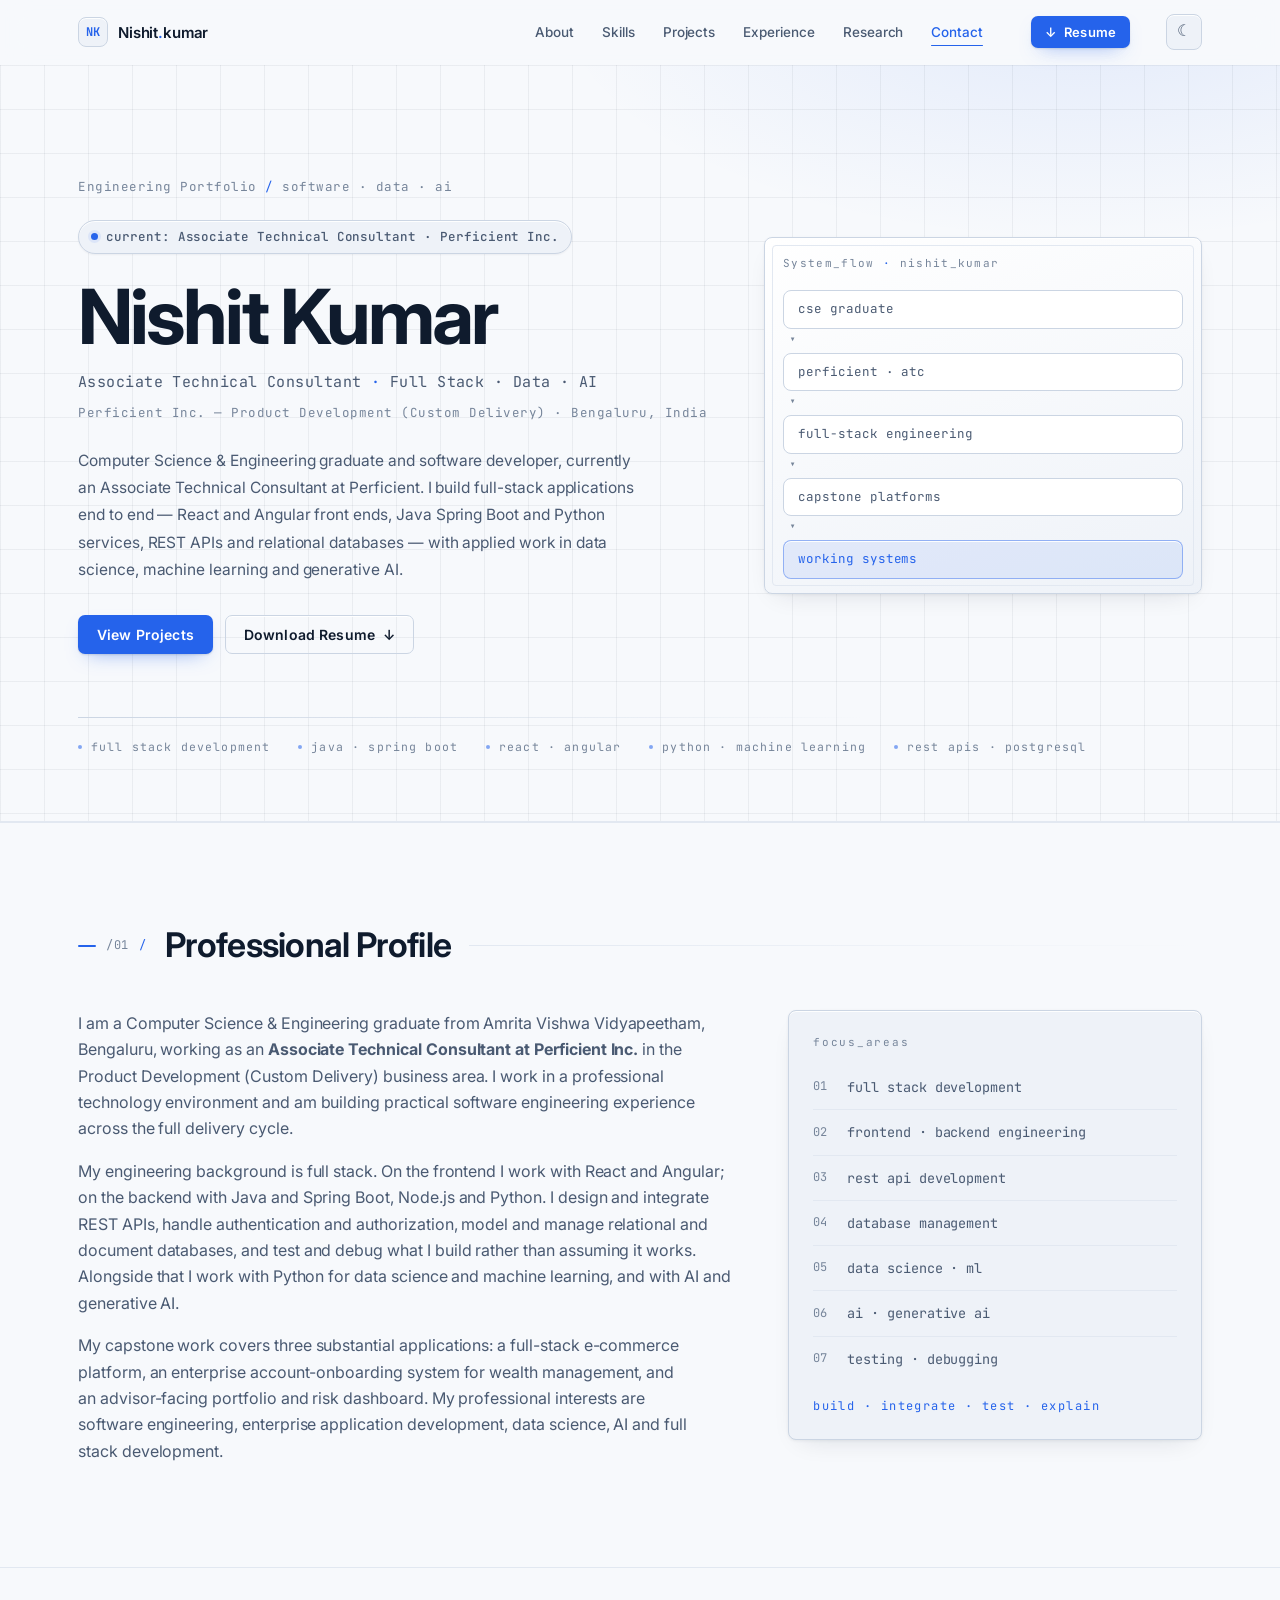
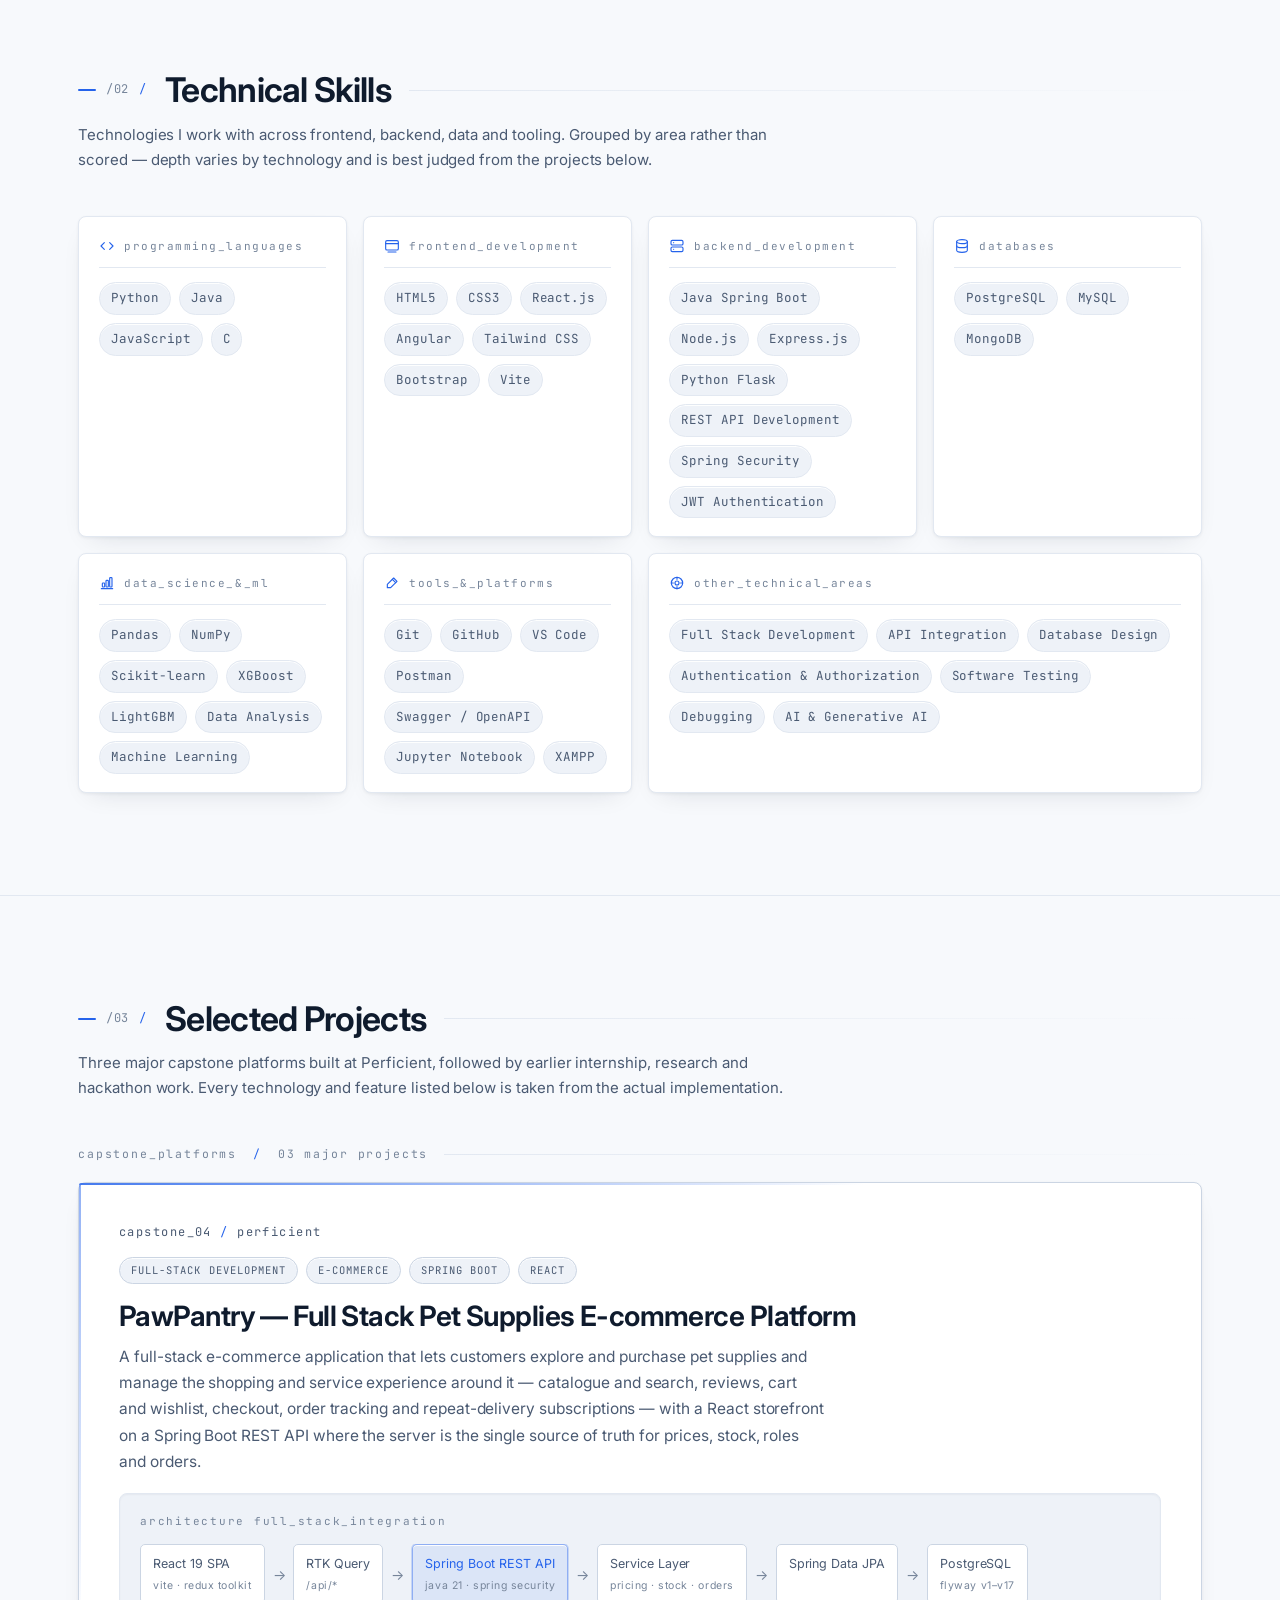
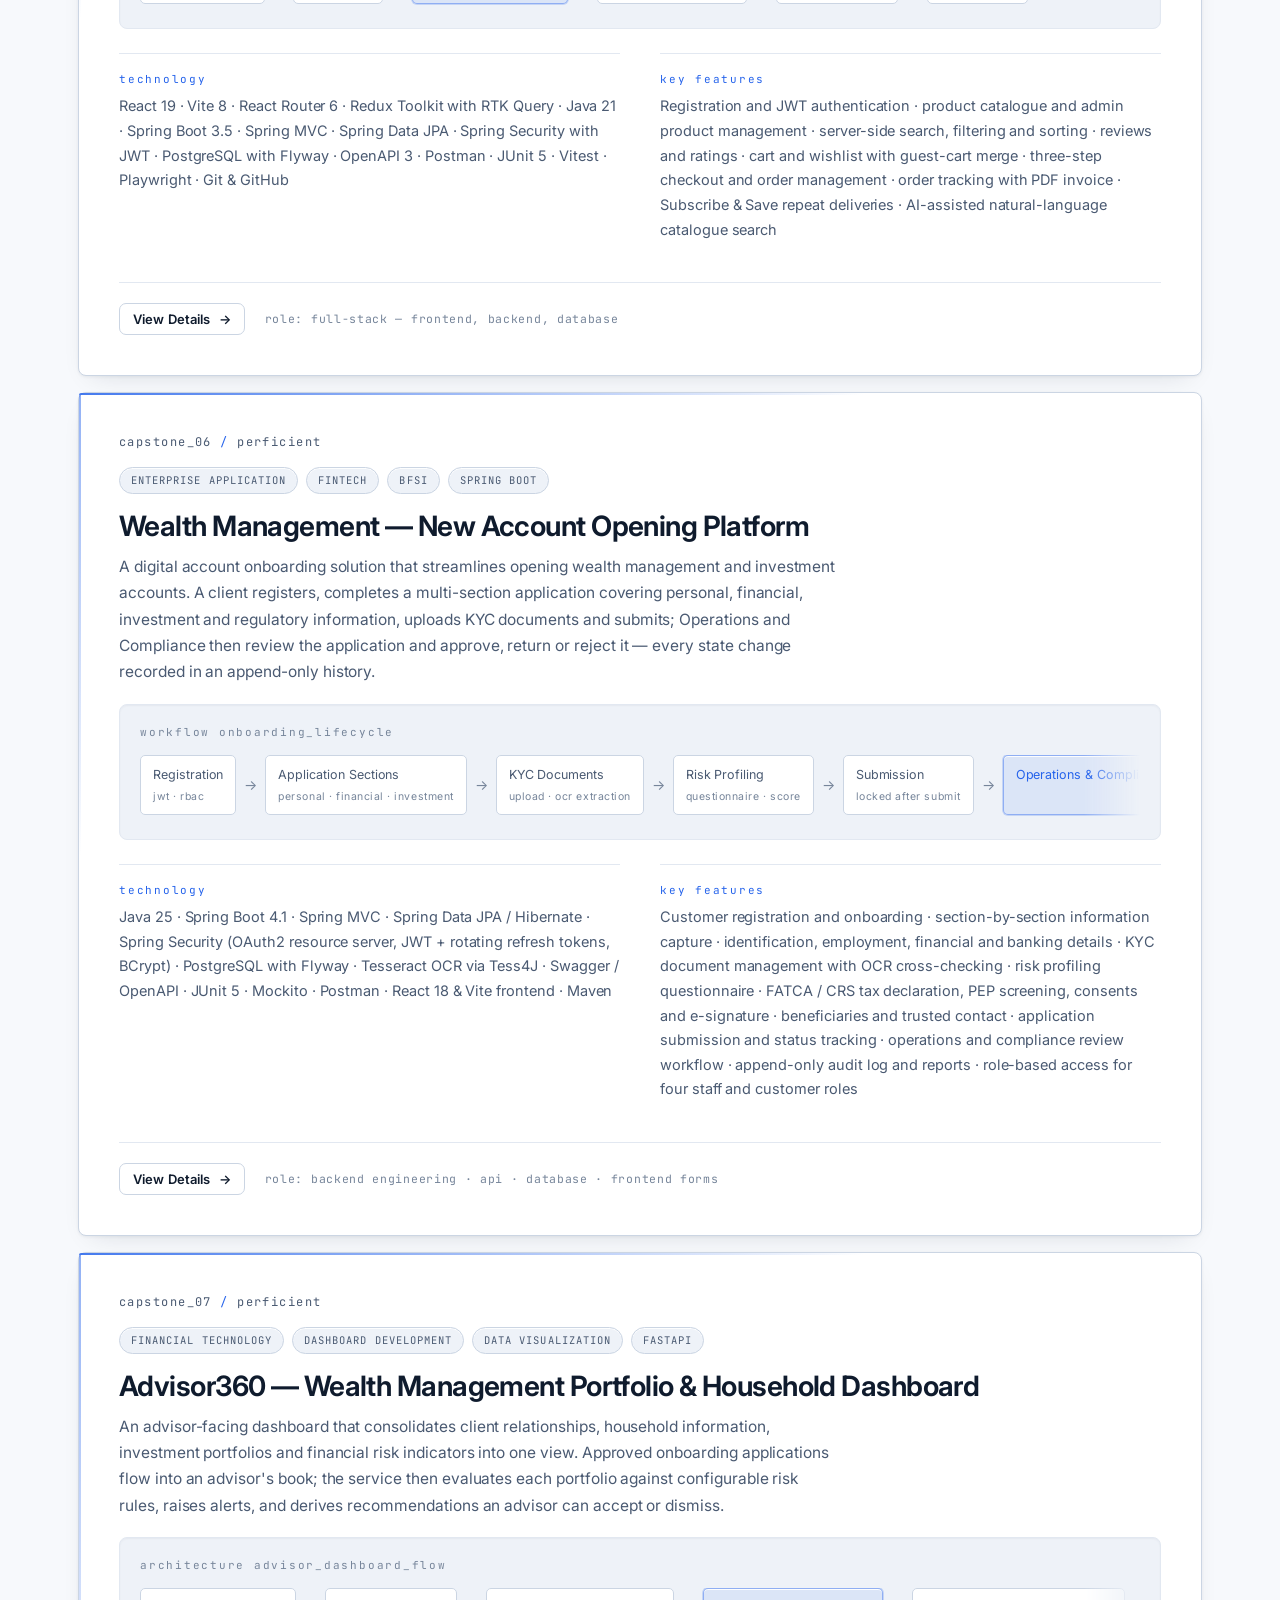
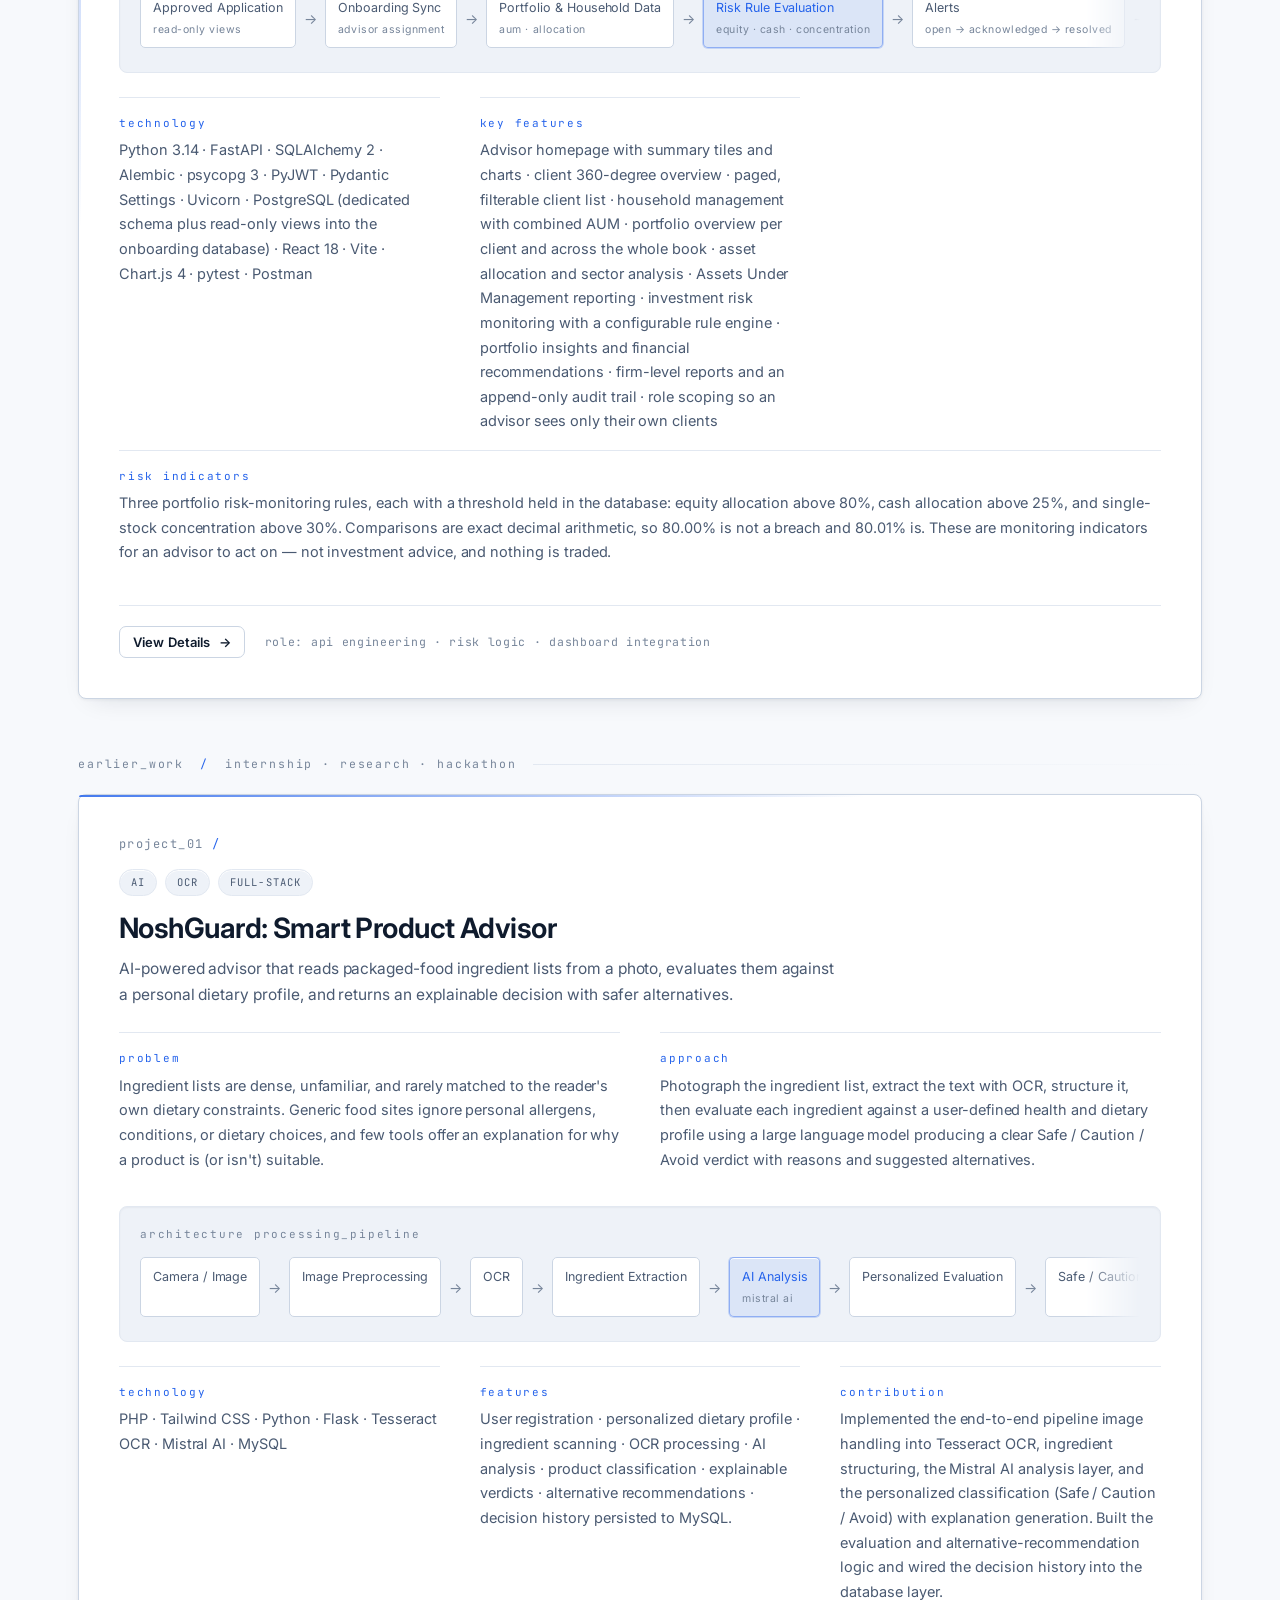
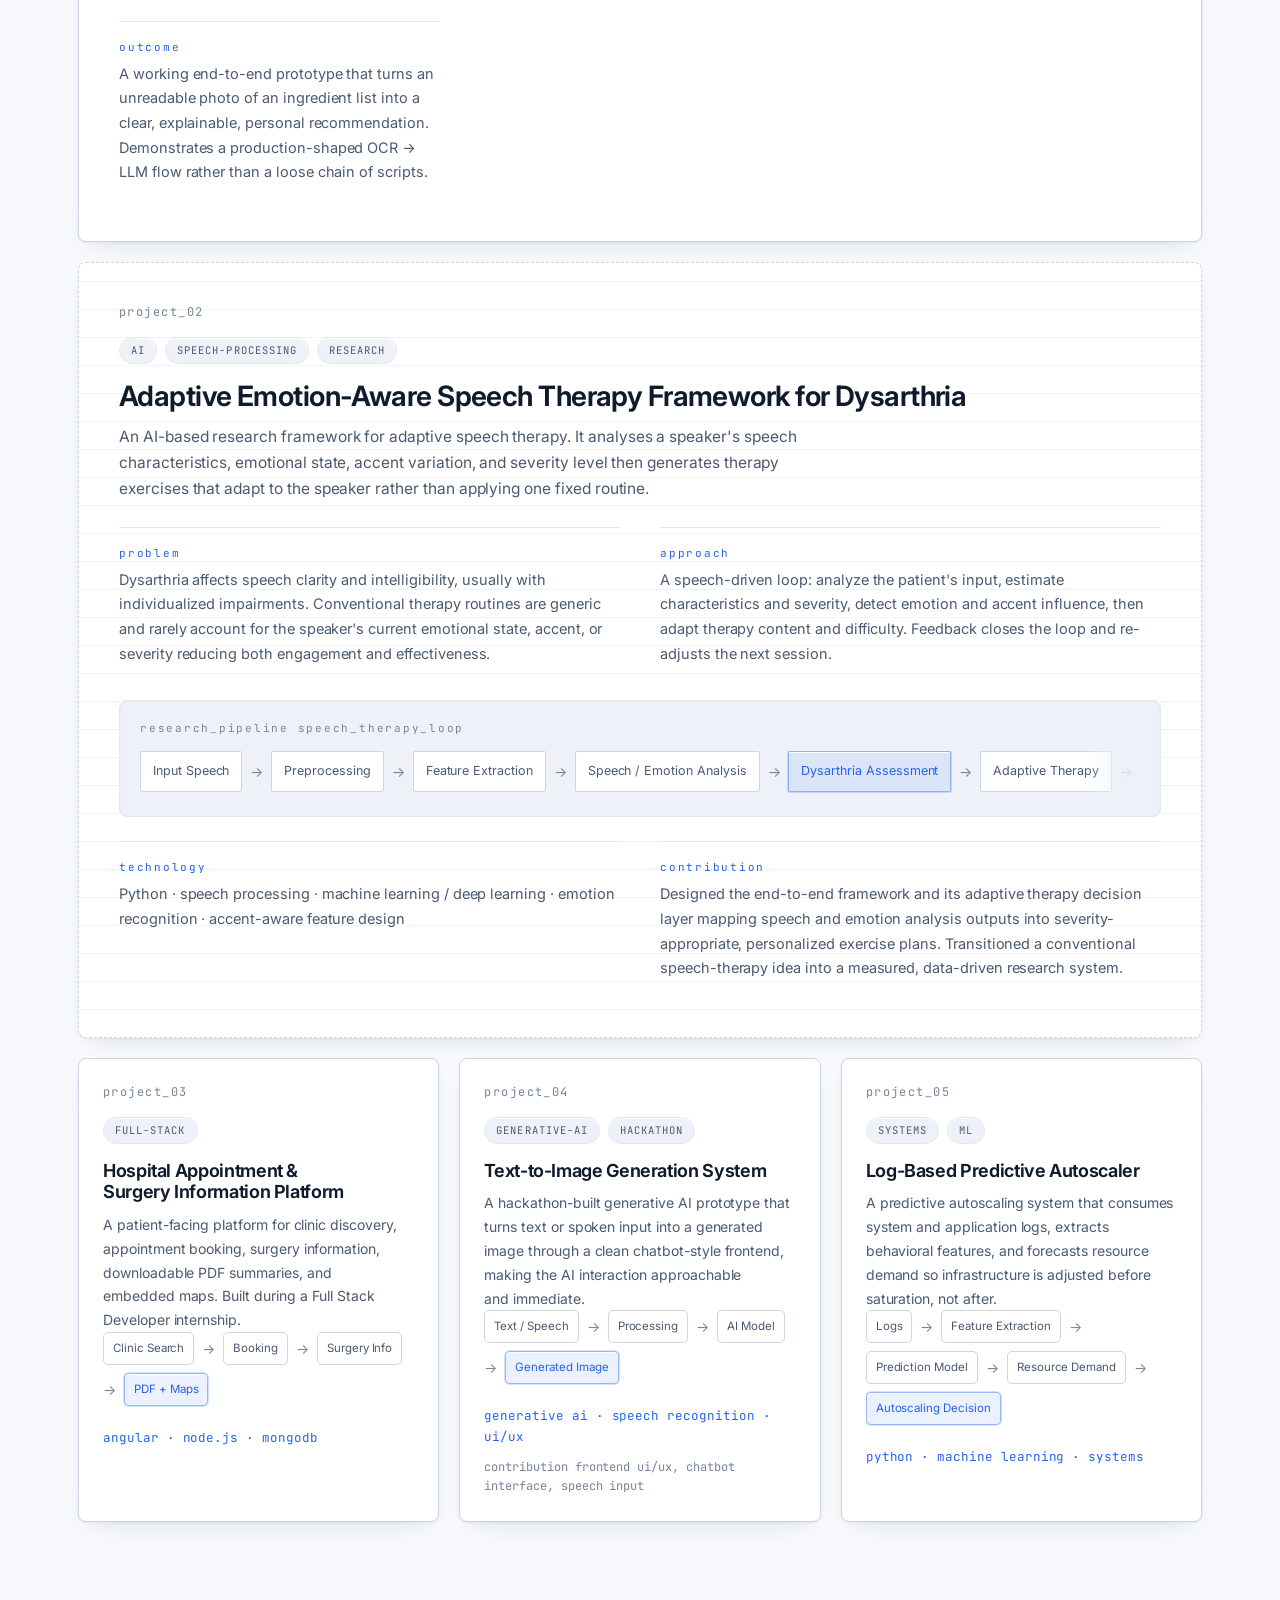
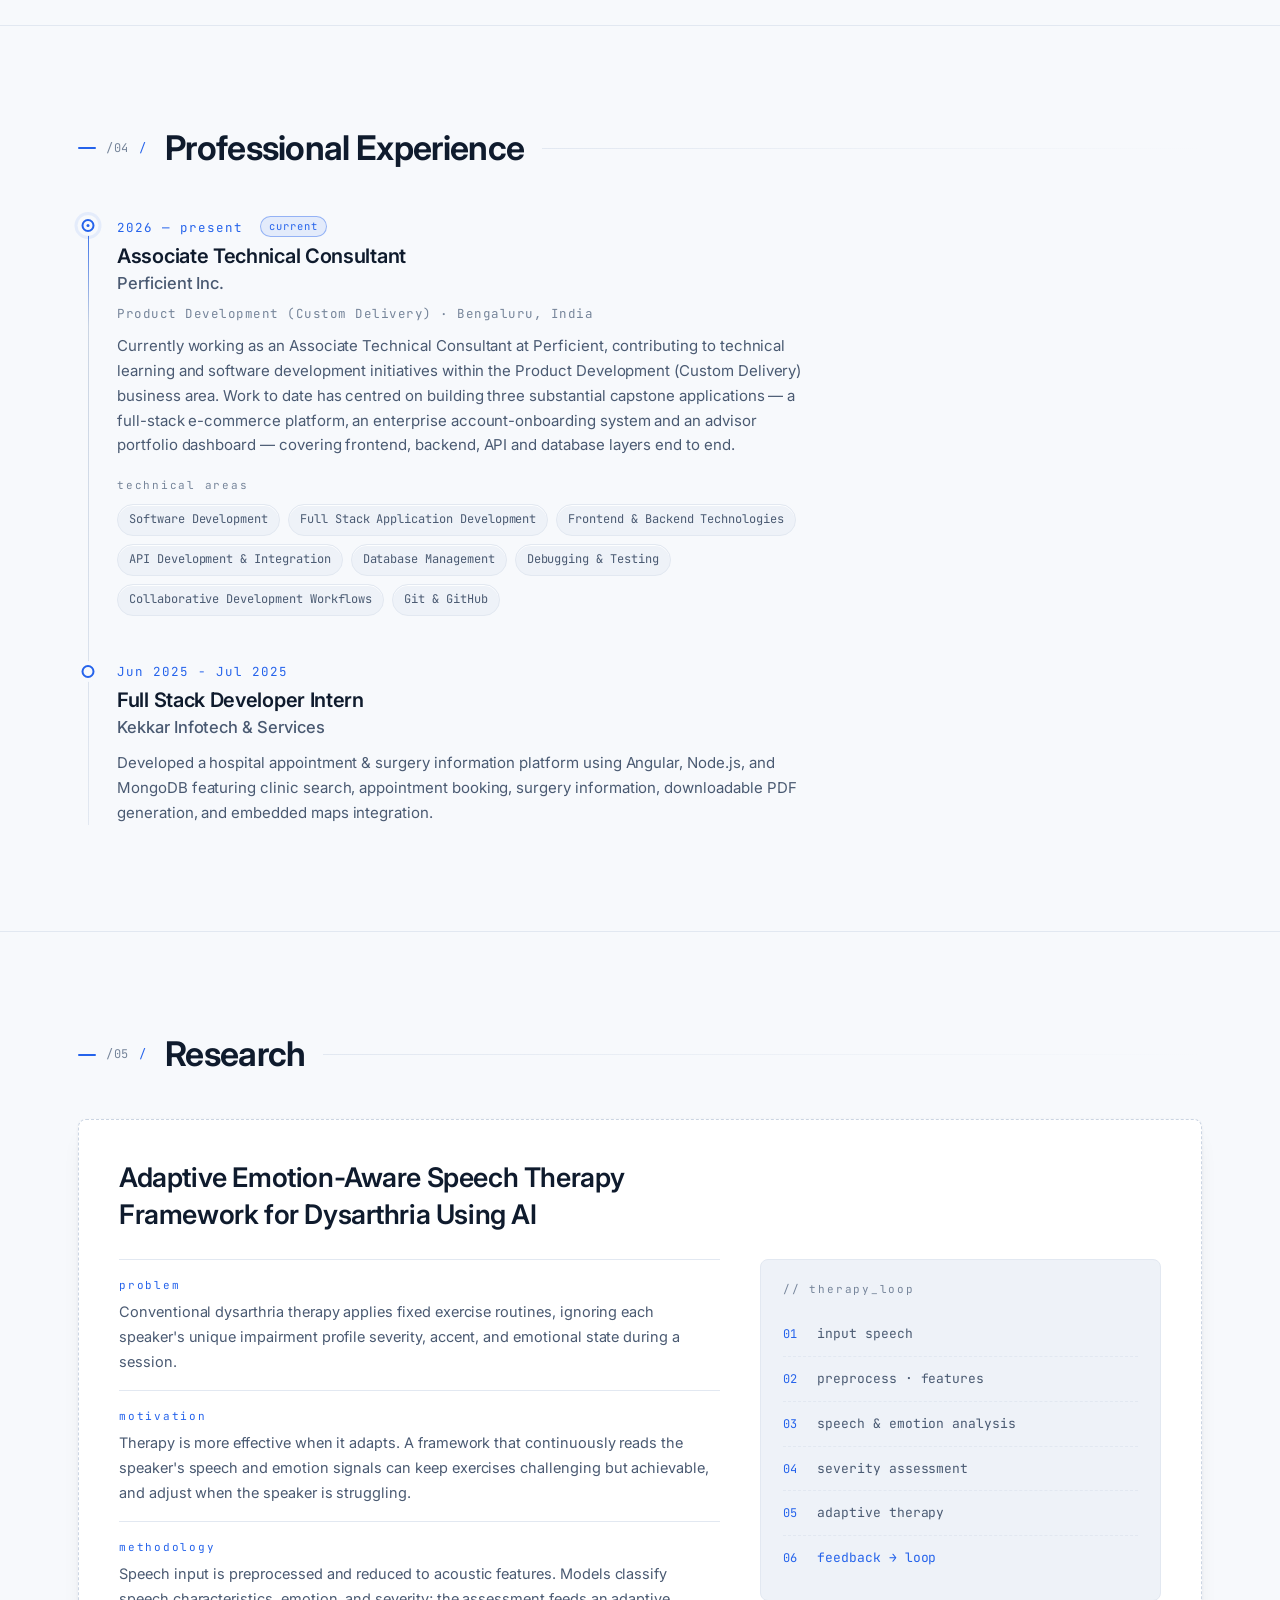
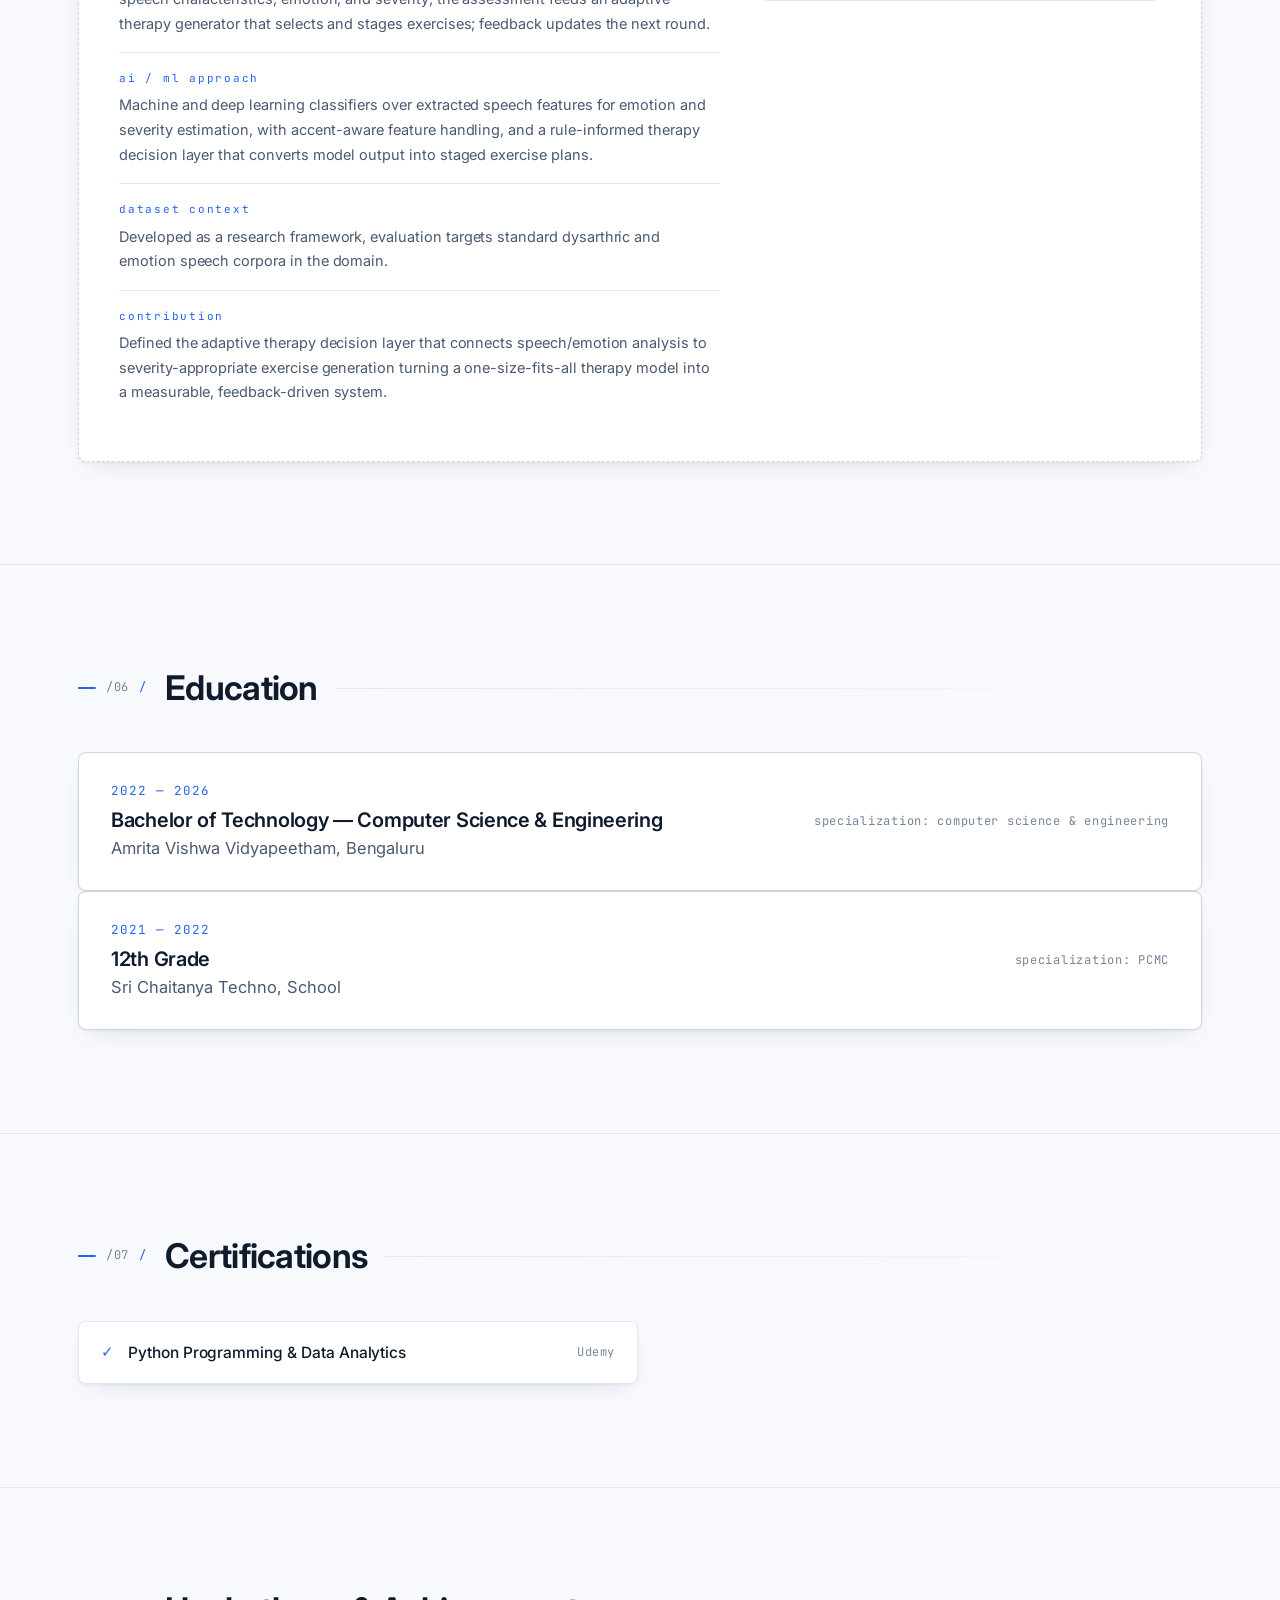
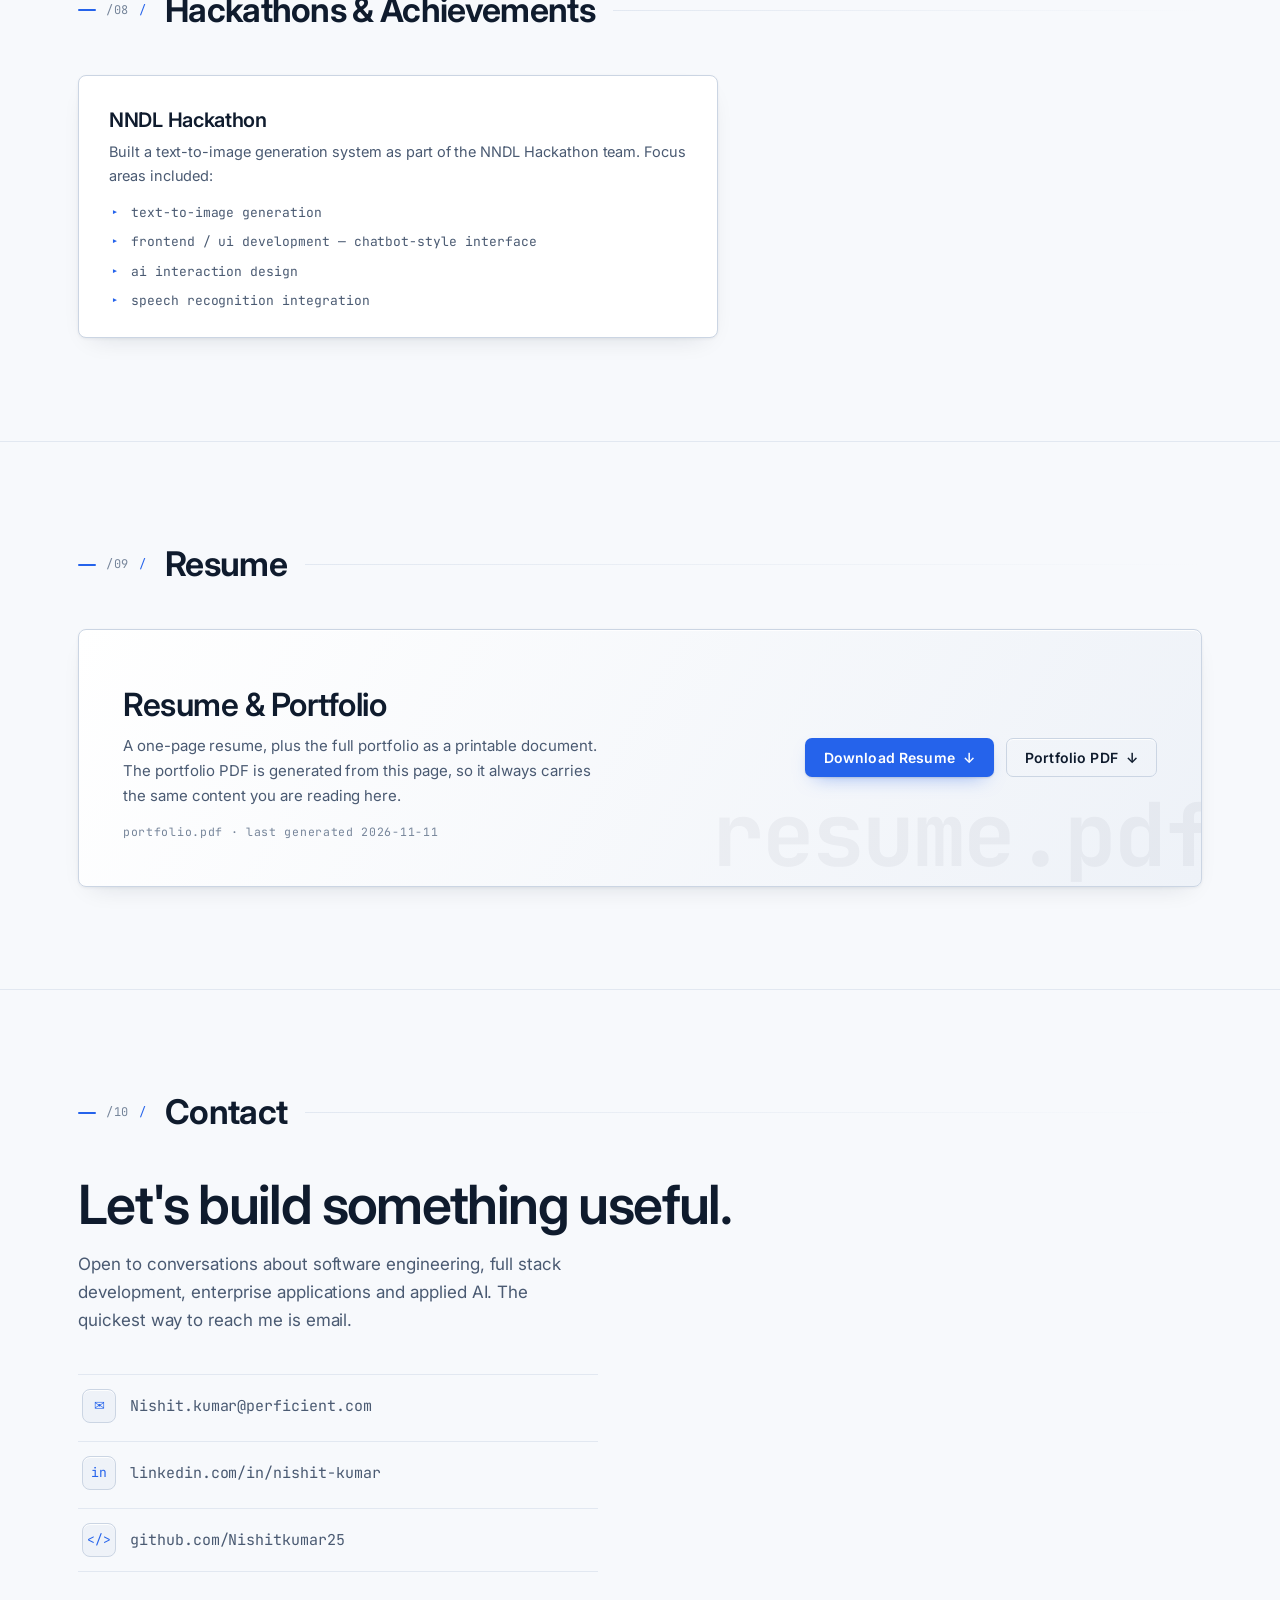
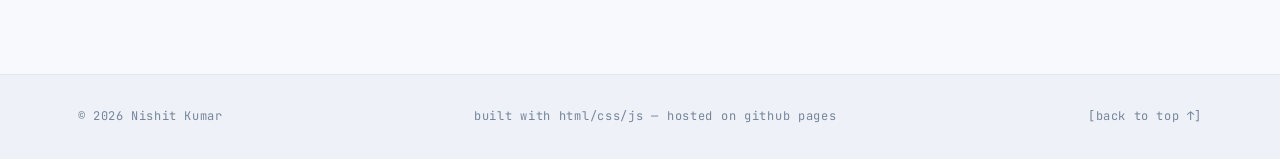
<file: index.html>
<!DOCTYPE html>
<html lang="en">
<head>
  <meta charset="UTF-8" />
  <meta name="viewport" content="width=device-width, initial-scale=1.0" />

  <!-- Primary meta -->
  <title>Nishit Kumar | Associate Technical Consultant | Full Stack • Data • AI</title>
  <meta name="description" content="Nishit Kumar — Associate Technical Consultant at Perficient (Product Development, Custom Delivery) and Computer Science &amp; Engineering graduate. Full stack engineering with Java Spring Boot, React, Angular and Python; REST API development, database management, data science, machine learning and generative AI." />
  <meta name="author" content="Nishit Kumar" />
  <meta name="theme-color" content="#f7f9fc" />

  <!-- Open Graph -->
  <meta property="og:type" content="website" />
  <meta property="og:title" content="Nishit Kumar | Associate Technical Consultant | Full Stack • Data • AI" />
  <meta property="og:description" content="Professional engineering portfolio — full stack platforms, enterprise onboarding systems, wealth management dashboards, data and AI. Built, integrated, tested and explained." />
  <meta property="og:url" content="https://nishitkumar25.github.io/" />
  <meta property="og:image" content="assets/images/og-image.png" />
  <meta property="og:image:width" content="1200" />
  <meta property="og:image:height" content="630" />

  <!-- Twitter card -->
  <meta name="twitter:card" content="summary_large_image" />
  <meta name="twitter:title" content="Nishit Kumar | Associate Technical Consultant | Full Stack • Data • AI" />
  <meta name="twitter:description" content="Professional engineering portfolio — full stack platforms, enterprise onboarding systems, wealth management dashboards, data and AI." />
  <meta name="twitter:image" content="assets/images/og-image.png" />

  <!-- Favicon -->
  <link rel="icon" type="image/svg+xml" href="assets/icons/favicon.svg" />
  <link rel="alternate icon" href="favicon.ico" sizes="16x16 32x32 48x48" />
  <link rel="apple-touch-icon" href="assets/images/apple-touch-icon.png" />

  <!-- Fonts -->
  <link rel="preconnect" href="https://fonts.googleapis.com" />
  <link rel="preconnect" href="https://fonts.gstatic.com" crossorigin />
  <link href="https://fonts.googleapis.com/css2?family=Inter:wght@400;500;600;700&family=JetBrains+Mono:wght@400;500;700&display=swap" rel="stylesheet" />

  <!-- Styles -->
  <link rel="stylesheet" href="css/style.css" />
  <!-- Paginated layout for the downloadable portfolio PDF. The PDF is
       generated from this page (scripts/build-pdf.ps1), so the site and the
       document can never fall out of sync. -->
  <link rel="stylesheet" href="css/print.css" media="print" />
  <script>
    (function () {
      try {
        document.documentElement.classList.add('js');
        var stored = localStorage.getItem('nk-theme');
        var theme = stored || (window.matchMedia('(prefers-color-scheme: dark)').matches ? 'dark' : 'light');
        document.documentElement.setAttribute('data-theme', theme);
        var meta = document.querySelector('meta[name="theme-color"]');
        if (meta) meta.setAttribute('content', theme === 'dark' ? '#0c1017' : '#f7f9fc');
      } catch (e) {
        /* localStorage or matchMedia unavailable (private mode, old browser):
           fall back to the stylesheet's default dark theme. Nothing to handle. */
        document.documentElement.classList.add('js');
      }
    })();
  </script>
</head>

<body>
  <a class="skip-link" href="#main">Skip to content</a>

  <!-- Reading progress indicator -->
  <div class="scroll-progress" aria-hidden="true"><span class="scroll-progress-bar"></span></div>

  <!-- ============ NAVIGATION ============ -->
  <header class="site-header" id="top">
    <div class="header-inner">
      <a class="brand" href="#main" aria-label="Nishit Kumar — home">
        <span class="brand-mark" aria-hidden="true">NK</span>
        <span class="brand-text">Nishit<span class="brand-accent">.</span>kumar</span>
      </a>

      <nav class="site-nav" aria-label="Primary">
        <ul class="nav-list">
          <li><a href="#about">About</a></li>
          <li><a href="#stack">Skills</a></li>
          <li><a href="#projects">Projects</a></li>
          <li><a href="#experience">Experience</a></li>
          <li><a href="#research">Research</a></li>
          <li><a href="#contact">Contact</a></li>
        </ul>
      </nav>

      <a class="btn btn-primary btn-sm nav-resume" href="assets/documents/resume.pdf?v=20261111" target="_blank" rel="noopener">
        <span aria-hidden="true">↓</span> Resume
      </a>

      <button class="theme-toggle" type="button" aria-label="Switch to light mode" aria-pressed="false" title="Toggle theme">
        <span class="theme-toggle-icon" aria-hidden="true">☀</span>
      </button>

      <button class="nav-toggle" type="button" aria-expanded="false" aria-controls="mobile-menu" aria-label="Toggle navigation menu">
        <span class="nav-toggle-line"></span>
        <span class="nav-toggle-line"></span>
        <span class="nav-toggle-line"></span>
      </button>
    </div>

    <!-- Mobile menu -->
    <div class="mobile-menu" id="mobile-menu" hidden>
      <nav aria-label="Mobile">
        <ul class="mobile-nav-list">
          <li><a href="#about">About</a></li>
          <li><a href="#stack">Skills</a></li>
          <li><a href="#projects">Projects</a></li>
          <li><a href="#experience">Experience</a></li>
          <li><a href="#research">Research</a></li>
          <li><a href="#education">Education</a></li>
          <li><a href="#certifications">Certifications</a></li>
          <li><a href="#contact">Contact</a></li>
          <li><a class="btn btn-primary btn-sm" href="assets/documents/resume.pdf?v=20261111" target="_blank" rel="noopener">↓ Resume</a></li>
        </ul>
      </nav>
    </div>
  </header>

  <main id="main">

    <!-- ============ PRINT COVER ============
         Hidden on screen (.print-only), shown only in the generated PDF.
         The hero is hidden in print and this takes its place. -->
    <section class="print-only print-cover" aria-hidden="true">
      <p class="pc-kicker">Engineering Portfolio</p>
      <p class="pc-name">Nishit Kumar</p>
      <p class="pc-role">Associate Technical Consultant · Full Stack · Data · AI</p>
      <p class="pc-org">Perficient Inc. — Product Development (Custom Delivery) · Bengaluru, India</p>
      <p class="pc-summary">
        Computer Science &amp; Engineering graduate and software developer, currently an Associate Technical
        Consultant at Perficient. Full-stack applications built end to end — React and Angular front ends,
        Java Spring Boot and Python services, REST APIs and relational databases — with applied work in
        data science, machine learning and generative AI.
      </p>
      <div class="pc-contact">
        <p><span>email</span> &nbsp;Nishit.kumar@perficient.com</p>
        <p><span>linkedin</span> &nbsp;linkedin.com/in/nishit-kumar-77a3aa354</p>
        <p><span>github</span> &nbsp;github.com/Nishitkumar25</p>
        <p><span>website</span> &nbsp;nishitkumar25.github.io</p>
      </div>
      <p class="pc-meta">generated from nishitkumar25.github.io — content identical to the live site</p>
    </section>

    <!-- ============ 01 · HERO ============ -->
    <section class="hero" aria-labelledby="hero-title">
      <div class="container hero-grid">

        <div class="hero-copy">
          <p class="eyebrow mono" aria-hidden="true">Engineering Portfolio <span class="accent">/</span> software · data · ai</p>

          <p class="hero-status mono"><span class="status-dot" aria-hidden="true"></span> current: Associate Technical Consultant · Perficient Inc.</p>

          <h1 class="hero-title" id="hero-title">Nishit Kumar</h1>
          <p class="hero-role mono">Associate Technical Consultant <span class="accent">·</span> Full Stack · Data · AI</p>
          <p class="hero-org mono">Perficient Inc. — Product Development (Custom Delivery) · Bengaluru, India</p>

          <p class="hero-blurb">
            Computer Science &amp; Engineering graduate and software developer, currently an Associate Technical
            Consultant at Perficient. I build full-stack applications end to end — React and Angular front ends,
            Java Spring Boot and Python services, REST APIs and relational databases — with applied work in
            data science, machine learning and generative AI.
          </p>

          <div class="hero-actions">
            <a class="btn btn-primary" href="#projects">View Projects</a>
            <a class="btn btn-ghost" href="assets/documents/resume.pdf?v=20261111" target="_blank" rel="noopener">Download Resume <span aria-hidden="true">↓</span></a>
          </div>
        </div>

        <!-- Hero system overview diagram (desktop) -->
        <aside class="hero-diagram" aria-label="System overview" aria-hidden="true">
          <div class="diagram-frame">
            <p class="diagram-title mono" aria-hidden="true">System_flow <span class="accent">·</span> nishit_kumar</p>
            <ol class="flow-stack">
              <li><span class="node mono">cse graduate</span><span class="edge mono">▾</span></li>
              <li><span class="node mono">perficient · atc</span><span class="edge mono">▾</span></li>
              <li><span class="node mono">full-stack engineering</span><span class="edge mono">▾</span></li>
              <li><span class="node mono">capstone platforms</span><span class="edge mono">▾</span></li>
              <li><span class="node node-accent mono">working systems</span></li>
            </ol>
          </div>
        </aside>

      </div>

      <div class="hero-axis" aria-hidden="true">
        <span class="mono">full stack development</span>
        <span class="mono">java · spring boot</span>
        <span class="mono">react · angular</span>
        <span class="mono">python · machine learning</span>
        <span class="mono">rest apis · postgresql</span>
      </div>
    </section>

    <!-- ============ 02 · ABOUT ============ -->
    <section class="section" id="about" aria-labelledby="about-title">
      <div class="container">
        <header class="section-head">
          <p class="section-index mono">/01 <span class="accent">/</span></p>
          <h2 class="section-title" id="about-title">Professional Profile</h2>
          <span class="section-rule" aria-hidden="true"></span>
        </header>

        <div class="about-grid">
          <div class="about-copy">
            <p>
              I am a Computer Science &amp; Engineering graduate from Amrita Vishwa Vidyapeetham, Bengaluru, working as an
              <strong>Associate Technical Consultant at Perficient Inc.</strong> in the Product Development
              (Custom Delivery) business area. I work in a professional technology environment and am building practical
              software engineering experience across the full delivery cycle.
            </p>
            <p>
              My engineering background is full stack. On the frontend I work with React and Angular; on the backend with
              Java and Spring Boot, Node.js and Python. I design and integrate REST APIs, handle authentication and
              authorization, model and manage relational and document databases, and test and debug what I build rather
              than assuming it works. Alongside that I work with Python for data science and machine learning, and with
              AI and generative AI.
            </p>
            <p>
              My capstone work covers three substantial applications: a full-stack e-commerce platform, an enterprise
              account-onboarding system for wealth management, and an advisor-facing portfolio and risk dashboard. My
              professional interests are software engineering, enterprise application development, data science, AI and
              full stack development.
            </p>
          </div>

          <aside class="about-panel" aria-label="Focus areas">
            <p class="panel-label mono" aria-hidden="true">focus_areas</p>
            <ul class="focus-list mono">
              <li><span class="focus-id">01</span> full stack development</li>
              <li><span class="focus-id">02</span> frontend · backend engineering</li>
              <li><span class="focus-id">03</span> rest api development</li>
              <li><span class="focus-id">04</span> database management</li>
              <li><span class="focus-id">05</span> data science · ml</li>
              <li><span class="focus-id">06</span> ai · generative ai</li>
              <li><span class="focus-id">07</span> testing · debugging</li>
            </ul>
            <p class="mono about-tagline accent" aria-hidden="true">build · integrate · test · explain</p>
          </aside>
        </div>
      </div>
    </section>

    <!-- ============ 03 · ENGINEERING STACK ============ -->
    <section class="section" id="stack" aria-labelledby="stack-title">
      <div class="container">
        <header class="section-head">
          <p class="section-index mono">/02 <span class="accent">/</span></p>
          <h2 class="section-title" id="stack-title">Technical Skills</h2>
          <span class="section-rule" aria-hidden="true"></span>
          <p class="section-intro">
            Technologies I work with across frontend, backend, data and tooling. Grouped by area rather than scored —
            depth varies by technology and is best judged from the projects below.
          </p>
        </header>

        <ul class="stack-grid">
          <li class="stack-panel">
            <p class="stack-head">
              <svg class="stack-ico" viewBox="0 0 24 24" fill="none" stroke="currentColor" stroke-width="1.7" stroke-linecap="round" stroke-linejoin="round" aria-hidden="true" focusable="false"><path d="M8 7l-5 5 5 5" /><path d="M16 7l5 5-5 5" /></svg>
              <span class="mono">programming_languages</span>
            </p>
            <ul class="tag-list mono">
              <li>Python</li><li>Java</li><li>JavaScript</li><li>C</li>
            </ul>
          </li>

          <li class="stack-panel">
            <p class="stack-head">
              <svg class="stack-ico" viewBox="0 0 24 24" fill="none" stroke="currentColor" stroke-width="1.7" stroke-linecap="round" stroke-linejoin="round" aria-hidden="true" focusable="false"><rect x="2.5" y="4" width="19" height="14" rx="2" /><path d="M2.5 8.5h19M6 21h12" /></svg>
              <span class="mono">frontend_development</span>
            </p>
            <ul class="tag-list mono">
              <li>HTML5</li><li>CSS3</li><li>React.js</li><li>Angular</li><li>Tailwind CSS</li><li>Bootstrap</li><li>Vite</li>
            </ul>
          </li>

          <li class="stack-panel">
            <p class="stack-head">
              <svg class="stack-ico" viewBox="0 0 24 24" fill="none" stroke="currentColor" stroke-width="1.7" stroke-linecap="round" stroke-linejoin="round" aria-hidden="true" focusable="false"><rect x="3" y="3.5" width="18" height="7" rx="2" /><rect x="3" y="13.5" width="18" height="7" rx="2" /><path d="M7 7h.01M7 17h.01" /></svg>
              <span class="mono">backend_development</span>
            </p>
            <ul class="tag-list mono">
              <li>Java Spring Boot</li><li>Node.js</li><li>Express.js</li><li>Python Flask</li><li>REST API Development</li><li>Spring Security</li><li>JWT Authentication</li>
            </ul>
          </li>

          <li class="stack-panel">
            <p class="stack-head">
              <svg class="stack-ico" viewBox="0 0 24 24" fill="none" stroke="currentColor" stroke-width="1.7" stroke-linecap="round" stroke-linejoin="round" aria-hidden="true" focusable="false"><ellipse cx="12" cy="5.5" rx="8" ry="3" /><path d="M4 5.5v6c0 1.66 3.58 3 8 3s8-1.34 8-3v-6" /><path d="M4 11.5v7c0 1.66 3.58 3 8 3s8-1.34 8-3v-7" /></svg>
              <span class="mono">databases</span>
            </p>
            <ul class="tag-list mono">
              <li>PostgreSQL</li><li>MySQL</li><li>MongoDB</li>
            </ul>
          </li>

          <li class="stack-panel">
            <p class="stack-head">
              <svg class="stack-ico" viewBox="0 0 24 24" fill="none" stroke="currentColor" stroke-width="1.7" stroke-linecap="round" stroke-linejoin="round" aria-hidden="true" focusable="false"><path d="M3.5 20.5h17" /><rect x="5" y="12" width="3.5" height="6" rx="1" /><rect x="10.5" y="8" width="3.5" height="10" rx="1" /><rect x="16" y="4" width="3.5" height="14" rx="1" /></svg>
              <span class="mono">data_science_&amp;_ml</span>
            </p>
            <ul class="tag-list mono">
              <li>Pandas</li><li>NumPy</li><li>Scikit-learn</li><li>XGBoost</li><li>LightGBM</li><li>Data Analysis</li><li>Machine Learning</li>
            </ul>
          </li>

          <li class="stack-panel">
            <p class="stack-head">
              <svg class="stack-ico" viewBox="0 0 24 24" fill="none" stroke="currentColor" stroke-width="1.7" stroke-linecap="round" stroke-linejoin="round" aria-hidden="true" focusable="false"><path d="M14.5 4.5l5 5-9.5 9.5H5v-5z" /><path d="M12.5 6.5l5 5" /></svg>
              <span class="mono">tools_&amp;_platforms</span>
            </p>
            <ul class="tag-list mono">
              <li>Git</li><li>GitHub</li><li>VS Code</li><li>Postman</li><li>Swagger / OpenAPI</li><li>Jupyter Notebook</li><li>XAMPP</li>
            </ul>
          </li>

          <li class="stack-panel stack-panel-wide">
            <p class="stack-head">
              <svg class="stack-ico" viewBox="0 0 24 24" fill="none" stroke="currentColor" stroke-width="1.7" stroke-linecap="round" stroke-linejoin="round" aria-hidden="true" focusable="false"><circle cx="12" cy="12" r="3" /><circle cx="12" cy="12" r="8.5" /><path d="M12 3.5v3M12 17.5v3M3.5 12h3M17.5 12h3" /></svg>
              <span class="mono">other_technical_areas</span>
            </p>
            <ul class="tag-list mono">
              <li>Full Stack Development</li><li>API Integration</li><li>Database Design</li><li>Authentication &amp; Authorization</li><li>Software Testing</li><li>Debugging</li><li>AI &amp; Generative AI</li>
            </ul>
          </li>
        </ul>
      </div>
    </section>

    <!-- ============ 04 · SELECTED PROJECTS ============ -->
    <section class="section" id="projects" aria-labelledby="projects-title">
      <div class="container">
        <header class="section-head">
          <p class="section-index mono">/03 <span class="accent">/</span></p>
          <h2 class="section-title" id="projects-title">Selected Projects</h2>
          <span class="section-rule" aria-hidden="true"></span>
          <p class="section-intro">
            Three major capstone platforms built at Perficient, followed by earlier internship, research and
            hackathon work. Every technology and feature listed below is taken from the actual implementation.
          </p>
        </header>

        <p class="group-label mono">capstone_platforms <span class="accent">/</span> 03 major projects</p>

        <!-- ============ CAPSTONE 4 · PAWPANTRY ============ -->
        <article class="case case-feature case-capstone" id="project-pawpantry">
          <header class="case-head">
            <p class="case-id mono">capstone_04 <span class="accent">/</span> perficient</p>
            <div class="case-badges mono" aria-label="Categories">
              <span>full-stack development</span><span>e-commerce</span><span>spring boot</span><span>react</span>
            </div>
            <h3 class="case-title">PawPantry — Full Stack Pet Supplies E-commerce Platform</h3>
            <p class="case-subtitle">
              A full-stack e-commerce application that lets customers explore and purchase pet supplies and manage
              the shopping and service experience around it — catalogue and search, reviews, cart and wishlist,
              checkout, order tracking and repeat-delivery subscriptions — with a React storefront on a Spring Boot
              REST API where the server is the single source of truth for prices, stock, roles and orders.
            </p>
          </header>

          <div class="case-arch" aria-label="PawPantry architecture">
            <p class="panel-label mono">architecture full_stack_integration</p>
            <ol class="pipeline pipeline-wide" aria-hidden="true">
              <li class="pipe-step">React 19 SPA <span class="pipe-sub">vite · redux toolkit</span></li>
              <li class="pipe-arrow">→</li>
              <li class="pipe-step">RTK Query <span class="pipe-sub">/api/*</span></li>
              <li class="pipe-arrow">→</li>
              <li class="pipe-step pipe-hot">Spring Boot REST API <span class="pipe-sub">java 21 · spring security</span></li>
              <li class="pipe-arrow">→</li>
              <li class="pipe-step">Service Layer <span class="pipe-sub">pricing · stock · orders</span></li>
              <li class="pipe-arrow">→</li>
              <li class="pipe-step">Spring Data JPA</li>
              <li class="pipe-arrow">→</li>
              <li class="pipe-step">PostgreSQL <span class="pipe-sub">flyway v1–v17</span></li>
            </ol>
          </div>

          <dl class="case-block">
            <div class="case-field">
              <dt class="mono">technology</dt>
              <dd>React 19 · Vite 8 · React Router 6 · Redux Toolkit with RTK Query · Java 21 · Spring Boot 3.5 · Spring MVC · Spring Data JPA · Spring Security with JWT · PostgreSQL with Flyway · OpenAPI 3 · Postman · JUnit 5 · Vitest · Playwright · Git &amp; GitHub</dd>
            </div>
            <div class="case-field">
              <dt class="mono">key features</dt>
              <dd>Registration and JWT authentication · product catalogue and admin product management · server-side search, filtering and sorting · reviews and ratings · cart and wishlist with guest-cart merge · three-step checkout and order management · order tracking with PDF invoice · Subscribe &amp; Save repeat deliveries · AI-assisted natural-language catalogue search</dd>
            </div>
          </dl>

          <div class="case-actions">
            <button class="btn btn-ghost btn-sm" type="button" data-dialog="dlg-pawpantry">
              View Details <span aria-hidden="true">→</span>
            </button>
            <p class="case-note mono">role: full-stack — frontend, backend, database</p>
          </div>
        </article>

        <!-- ============ CAPSTONE 6 · WEALTH MANAGEMENT NAO ============ -->
        <article class="case case-feature case-capstone" id="project-nao">
          <header class="case-head">
            <p class="case-id mono">capstone_06 <span class="accent">/</span> perficient</p>
            <div class="case-badges mono" aria-label="Categories">
              <span>enterprise application</span><span>fintech</span><span>bfsi</span><span>spring boot</span>
            </div>
            <h3 class="case-title">Wealth Management — New Account Opening Platform</h3>
            <p class="case-subtitle">
              A digital account onboarding solution that streamlines opening wealth management and investment
              accounts. A client registers, completes a multi-section application covering personal, financial,
              investment and regulatory information, uploads KYC documents and submits; Operations and Compliance
              then review the application and approve, return or reject it — every state change recorded in an
              append-only history.
            </p>
          </header>

          <div class="case-arch" aria-label="New Account Opening workflow">
            <p class="panel-label mono">workflow onboarding_lifecycle</p>
            <ol class="pipeline pipeline-wide" aria-hidden="true">
              <li class="pipe-step">Registration <span class="pipe-sub">jwt · rbac</span></li>
              <li class="pipe-arrow">→</li>
              <li class="pipe-step">Application Sections <span class="pipe-sub">personal · financial · investment</span></li>
              <li class="pipe-arrow">→</li>
              <li class="pipe-step">KYC Documents <span class="pipe-sub">upload · ocr extraction</span></li>
              <li class="pipe-arrow">→</li>
              <li class="pipe-step">Risk Profiling <span class="pipe-sub">questionnaire · score</span></li>
              <li class="pipe-arrow">→</li>
              <li class="pipe-step">Submission <span class="pipe-sub">locked after submit</span></li>
              <li class="pipe-arrow">→</li>
              <li class="pipe-step pipe-hot">Operations &amp; Compliance Review</li>
              <li class="pipe-arrow">→</li>
              <li class="pipe-step">Approved / Returned / Rejected</li>
            </ol>
          </div>

          <dl class="case-block">
            <div class="case-field">
              <dt class="mono">technology</dt>
              <dd>Java 25 · Spring Boot 4.1 · Spring MVC · Spring Data JPA / Hibernate · Spring Security (OAuth2 resource server, JWT + rotating refresh tokens, BCrypt) · PostgreSQL with Flyway · Tesseract OCR via Tess4J · Swagger / OpenAPI · JUnit 5 · Mockito · Postman · React 18 &amp; Vite frontend · Maven</dd>
            </div>
            <div class="case-field">
              <dt class="mono">key features</dt>
              <dd>Customer registration and onboarding · section-by-section information capture · identification, employment, financial and banking details · KYC document management with OCR cross-checking · risk profiling questionnaire · FATCA / CRS tax declaration, PEP screening, consents and e-signature · beneficiaries and trusted contact · application submission and status tracking · operations and compliance review workflow · append-only audit log and reports · role-based access for four staff and customer roles</dd>
            </div>
          </dl>

          <div class="case-actions">
            <button class="btn btn-ghost btn-sm" type="button" data-dialog="dlg-nao">
              View Details <span aria-hidden="true">→</span>
            </button>
            <p class="case-note mono">role: backend engineering · api · database · frontend forms</p>
          </div>
        </article>

        <!-- ============ CAPSTONE 7 · ADVISOR360 ============ -->
        <article class="case case-feature case-capstone" id="project-advisor360">
          <header class="case-head">
            <p class="case-id mono">capstone_07 <span class="accent">/</span> perficient</p>
            <div class="case-badges mono" aria-label="Categories">
              <span>financial technology</span><span>dashboard development</span><span>data visualization</span><span>fastapi</span>
            </div>
            <h3 class="case-title">Advisor360 — Wealth Management Portfolio &amp; Household Dashboard</h3>
            <p class="case-subtitle">
              An advisor-facing dashboard that consolidates client relationships, household information, investment
              portfolios and financial risk indicators into one view. Approved onboarding applications flow into an
              advisor's book; the service then evaluates each portfolio against configurable risk rules, raises
              alerts, and derives recommendations an advisor can accept or dismiss.
            </p>
          </header>

          <div class="case-arch" aria-label="Advisor360 architecture">
            <p class="panel-label mono">architecture advisor_dashboard_flow</p>
            <ol class="pipeline pipeline-wide" aria-hidden="true">
              <li class="pipe-step">Approved Application <span class="pipe-sub">read-only views</span></li>
              <li class="pipe-arrow">→</li>
              <li class="pipe-step">Onboarding Sync <span class="pipe-sub">advisor assignment</span></li>
              <li class="pipe-arrow">→</li>
              <li class="pipe-step">Portfolio &amp; Household Data <span class="pipe-sub">aum · allocation</span></li>
              <li class="pipe-arrow">→</li>
              <li class="pipe-step pipe-hot">Risk Rule Evaluation <span class="pipe-sub">equity · cash · concentration</span></li>
              <li class="pipe-arrow">→</li>
              <li class="pipe-step">Alerts <span class="pipe-sub">open → acknowledged → resolved</span></li>
              <li class="pipe-arrow">→</li>
              <li class="pipe-step">Recommendations</li>
              <li class="pipe-arrow">→</li>
              <li class="pipe-step">Advisor Dashboard <span class="pipe-sub">react · chart.js</span></li>
            </ol>
          </div>

          <dl class="case-block">
            <div class="case-field">
              <dt class="mono">technology</dt>
              <dd>Python 3.14 · FastAPI · SQLAlchemy 2 · Alembic · psycopg 3 · PyJWT · Pydantic Settings · Uvicorn · PostgreSQL (dedicated schema plus read-only views into the onboarding database) · React 18 · Vite · Chart.js 4 · pytest · Postman</dd>
            </div>
            <div class="case-field">
              <dt class="mono">key features</dt>
              <dd>Advisor homepage with summary tiles and charts · client 360-degree overview · paged, filterable client list · household management with combined AUM · portfolio overview per client and across the whole book · asset allocation and sector analysis · Assets Under Management reporting · investment risk monitoring with a configurable rule engine · portfolio insights and financial recommendations · firm-level reports and an append-only audit trail · role scoping so an advisor sees only their own clients</dd>
            </div>
            <div class="case-field case-field-wide">
              <dt class="mono">risk indicators</dt>
              <dd>Three portfolio risk-monitoring rules, each with a threshold held in the database: equity allocation above 80%, cash allocation above 25%, and single-stock concentration above 30%. Comparisons are exact decimal arithmetic, so 80.00% is not a breach and 80.01% is. These are monitoring indicators for an advisor to act on — not investment advice, and nothing is traded.</dd>
            </div>
          </dl>

          <div class="case-actions">
            <button class="btn btn-ghost btn-sm" type="button" data-dialog="dlg-advisor360">
              View Details <span aria-hidden="true">→</span>
            </button>
            <p class="case-note mono">role: api engineering · risk logic · dashboard integration</p>
          </div>
        </article>

        <p class="group-label mono group-label-gap">earlier_work <span class="accent">/</span> internship · research · hackathon</p>

        <!-- ============ PROJECT 01 · NOSHGUARD ============ -->
        <article class="case case-feature" id="project-noshguard">
          <header class="case-head">
            <p class="case-id mono">project_01 <span class="accent">/</span></p>
            <div class="case-badges mono" aria-label="Categories">
              <span>ai</span><span>ocr</span><span>full-stack</span>
            </div>
            <h3 class="case-title">NoshGuard: Smart Product Advisor</h3>
            <p class="case-subtitle">
              AI-powered advisor that reads packaged-food ingredient lists from a photo, evaluates them against a
              personal dietary profile, and returns an explainable decision with safer alternatives.
            </p>
          </header>

          <dl class="case-block">
            <div class="case-field">
              <dt class="mono">problem</dt>
              <dd>Ingredient lists are dense, unfamiliar, and rarely matched to the reader's own dietary constraints. Generic food sites ignore personal allergens, conditions, or dietary choices, and few tools offer an explanation for why a product is (or isn't) suitable.</dd>
            </div>
            <div class="case-field">
              <dt class="mono">approach</dt>
              <dd>Photograph the ingredient list, extract the text with OCR, structure it, then evaluate each ingredient against a user-defined health and dietary profile using a large language model producing a clear Safe / Caution / Avoid verdict with reasons and suggested alternatives.</dd>
            </div>
          </dl>

          <!-- NoshGuard architecture pipeline -->
          <div class="case-arch" aria-label="NoshGuard architecture">
            <p class="panel-label mono">architecture processing_pipeline</p>
            <ol class="pipeline pipeline-wide" aria-hidden="true">
              <li class="pipe-step">Camera / Image</li>
              <li class="pipe-arrow">→</li>
              <li class="pipe-step">Image Preprocessing</li>
              <li class="pipe-arrow">→</li>
              <li class="pipe-step">OCR</li>
              <li class="pipe-arrow">→</li>
              <li class="pipe-step">Ingredient Extraction</li>
              <li class="pipe-arrow">→</li>
              <li class="pipe-step pipe-hot">AI Analysis <span class="pipe-sub">mistral ai</span></li>
              <li class="pipe-arrow">→</li>
              <li class="pipe-step">Personalized Evaluation</li>
              <li class="pipe-arrow">→</li>
              <li class="pipe-step">Safe / Caution / Avoid</li>
              <li class="pipe-arrow">→</li>
              <li class="pipe-step">Alternatives</li>
            </ol>
          </div>

          <dl class="case-block">
            <div class="case-field">
              <dt class="mono">technology</dt>
              <dd>PHP · Tailwind CSS · Python · Flask · Tesseract OCR · Mistral AI · MySQL</dd>
            </div>
            <div class="case-field">
              <dt class="mono">features</dt>
              <dd>User registration · personalized dietary profile · ingredient scanning · OCR processing · AI analysis · product classification · explainable verdicts · alternative recommendations · decision history persisted to MySQL.</dd>
            </div>
            <div class="case-field">
              <dt class="mono">contribution</dt>
              <dd>Implemented the end-to-end pipeline image handling into Tesseract OCR, ingredient structuring, the Mistral AI analysis layer, and the personalized classification (Safe / Caution / Avoid) with explanation generation. Built the evaluation and alternative-recommendation logic and wired the decision history into the database layer.</dd>
            </div>
            <div class="case-field">
              <dt class="mono">outcome</dt>
              <dd>A working end-to-end prototype that turns an unreadable photo of an ingredient list into a clear, explainable, personal recommendation. Demonstrates a production-shaped OCR → LLM flow rather than a loose chain of scripts.</dd>
            </div>
          </dl>
        </article>

        <!-- ============ PROJECT 02 · SPEECH THERAPY (RESEARCH) ============ -->
        <article class="case case-research" id="project-speech-therapy">
          <header class="case-head">
            <p class="case-id mono">project_02 <span class="research-accent"></span></p>
            <div class="case-badges mono" aria-label="Categories">
              <span>ai</span><span>speech-processing</span><span>research</span>
            </div>
            <h3 class="case-title">Adaptive Emotion-Aware Speech Therapy Framework for Dysarthria</h3>
            <p class="case-subtitle">
              An AI-based research framework for adaptive speech therapy. It analyses a speaker's speech characteristics,
              emotional state, accent variation, and severity level then generates therapy exercises that adapt to the
              speaker rather than applying one fixed routine.
            </p>
          </header>

          <dl class="case-block">
            <div class="case-field">
              <dt class="mono">problem</dt>
              <dd>Dysarthria affects speech clarity and intelligibility, usually with individualized impairments. Conventional therapy routines are generic and rarely account for the speaker's current emotional state, accent, or severity reducing both engagement and effectiveness.</dd>
            </div>
            <div class="case-field">
              <dt class="mono">approach</dt>
              <dd>A speech-driven loop: analyze the patient's input, estimate characteristics and severity, detect emotion and accent influence, then adapt therapy content and difficulty. Feedback closes the loop and re-adjusts the next session.</dd>
            </div>
          </dl>

          <div class="case-arch" aria-label="Speech therapy pipeline">
            <p class="panel-label mono">research_pipeline speech_therapy_loop</p>
            <ol class="pipeline pipeline-research" aria-hidden="true">
              <li class="pipe-step">Input Speech</li>
              <li class="pipe-arrow">→</li>
              <li class="pipe-step">Preprocessing</li>
              <li class="pipe-arrow">→</li>
              <li class="pipe-step">Feature Extraction</li>
              <li class="pipe-arrow">→</li>
              <li class="pipe-step">Speech / Emotion Analysis</li>
              <li class="pipe-arrow">→</li>
              <li class="pipe-step pipe-hot">Dysarthria Assessment</li>
              <li class="pipe-arrow">→</li>
              <li class="pipe-step">Adaptive Therapy</li>
              <li class="pipe-arrow">→</li>
              <li class="pipe-step">Feedback</li>
            </ol>
          </div>

          <dl class="case-block">
            <div class="case-field">
              <dt class="mono">technology</dt>
              <dd>Python · speech processing · machine learning / deep learning · emotion recognition · accent-aware feature design</dd>
            </div>
            <div class="case-field">
              <dt class="mono">contribution</dt>
              <dd>Designed the end-to-end framework and its adaptive therapy decision layer mapping speech and emotion analysis outputs into severity-appropriate, personalized exercise plans. Transitioned a conventional speech-therapy idea into a measured, data-driven research system.</dd>
            </div>
          </dl>
        </article>

        <!-- ============ PROJECTS 03-05 · COMPACT CASE CARDS ============ -->
        <div class="case-grid">

          <article class="case case-compact" id="project-hospital">
            <p class="case-id mono">project_03</p>
            <div class="case-badges mono" aria-label="Categories"><span>full-stack</span></div>
            <h4 class="case-title">Hospital Appointment &amp; Surgery Information Platform</h4>
            <p class="case-desc">A patient-facing platform for clinic discovery, appointment booking, surgery information, downloadable PDF summaries, and embedded maps. Built during a Full Stack Developer internship.</p>
            <ol class="pipeline pipeline-mini" aria-hidden="true">
              <li class="pipe-step">Clinic Search</li>
              <li class="pipe-arrow">→</li>
              <li class="pipe-step">Booking</li>
              <li class="pipe-arrow">→</li>
              <li class="pipe-step">Surgery Info</li>
              <li class="pipe-arrow">→</li>
              <li class="pipe-step pipe-hot">PDF + Maps</li>
            </ol>
            <p class="case-meta mono">angular · node.js · mongodb</p>
          </article>

          <article class="case case-compact" id="project-text-to-image">
            <p class="case-id mono">project_04</p>
            <div class="case-badges mono" aria-label="Categories"><span>generative-ai</span><span>hackathon</span></div>
            <h4 class="case-title">Text-to-Image Generation System</h4>
            <p class="case-desc">A hackathon-built generative AI prototype that turns text or spoken input into a generated image through a clean chatbot-style frontend, making the AI interaction approachable and immediate.</p>
            <ol class="pipeline pipeline-mini" aria-hidden="true">
              <li class="pipe-step">Text / Speech</li>
              <li class="pipe-arrow">→</li>
              <li class="pipe-step">Processing</li>
              <li class="pipe-arrow">→</li>
              <li class="pipe-step">AI Model</li>
              <li class="pipe-arrow">→</li>
              <li class="pipe-step pipe-hot">Generated Image</li>
            </ol>
            <p class="case-meta mono">generative ai · speech recognition · ui/ux</p>
            <p class="case-contribution mono"><span class="label" aria-hidden="true">contribution&nbsp;</span>frontend ui/ux, chatbot interface, speech input</p>
          </article>

          <article class="case case-compact" id="project-autoscaler">
            <p class="case-id mono">project_05</p>
            <div class="case-badges mono" aria-label="Categories"><span>systems</span><span>ml</span></div>
            <h4 class="case-title">Log-Based Predictive Autoscaler</h4>
            <p class="case-desc">A predictive autoscaling system that consumes system and application logs, extracts behavioral features, and forecasts resource demand so infrastructure is adjusted before saturation, not after.</p>
            <ol class="pipeline pipeline-mini" aria-hidden="true">
              <li class="pipe-step">Logs</li>
              <li class="pipe-arrow">→</li>
              <li class="pipe-step">Feature Extraction</li>
              <li class="pipe-arrow">→</li>
              <li class="pipe-step">Prediction Model</li>
              <li class="pipe-arrow">→</li>
              <li class="pipe-step">Resource Demand</li>
              <li class="pipe-arrow">→</li>
              <li class="pipe-step pipe-hot">Autoscaling Decision</li>
            </ol>
            <p class="case-meta mono">python · machine learning · systems</p>
          </article>
        </div>
      </div>
    </section>

    <!-- ============ PROJECT DETAIL DIALOGS ============
         Kept outside .section so the scroll-reveal rules do not apply to them.
         Without JavaScript they render as ordinary panels (see css §21). -->
    <div class="case-dialogs">

      <!-- PawPantry details -->
      <dialog class="case-dialog" id="dlg-pawpantry" aria-labelledby="dlg-pawpantry-title">
        <div class="dlg-inner">
          <header class="dlg-head">
            <div>
              <p class="dlg-eyebrow mono">capstone_04 <span class="accent">/</span> full-stack development · e-commerce</p>
              <h3 class="dlg-title" id="dlg-pawpantry-title">PawPantry — Full Stack Pet Supplies E-commerce Platform</h3>
            </div>
            <button class="dlg-close" type="button" data-dialog-close aria-label="Close project details">
              <span aria-hidden="true">✕</span>
            </button>
          </header>

          <div class="dlg-body">
            <section class="dlg-sec">
              <h4 class="dlg-h">Overview</h4>
              <p>
                PawPantry is a full-stack e-commerce application built as a Perficient capstone. It joins two
                independently developed halves — a React storefront and a Spring Boot REST API — into one working
                store. Shoppers browse and search the catalogue, fill a cart, check out, track orders and subscribe
                to repeat deliveries; store managers run the catalogue and orders from an admin area. The server
                owns every decision that matters: prices, stock, roles and order state.
              </p>
            </section>

            <section class="dlg-sec">
              <h4 class="dlg-h">Full-stack integration</h4>
              <p>
                The browser only ever talks to the Vite dev server, which forwards <code>/api/*</code> to Spring Boot.
                That gives one origin, no CORS, and a strict same-site refresh cookie. The frontend consumes the API
                through RTK Query; the backend exposes it under an OpenAPI 3 contract with a matching Postman
                collection, so both halves are developed against the same documented interface. Shared test vectors
                keep cart pricing identical on both sides of the wire.
              </p>
              <ul class="dlg-list">
                <li>Stateless JWT sign-in: a 15-minute access token plus a hashed, rotating 7-day refresh cookie, BCrypt password hashing, account lockout and rate limits.</li>
                <li>Server-side pricing only — per-category GST shown line by line and free shipping above a threshold — so the client can never set a price.</li>
                <li>Idempotent order creation, ETags and optimistic locking on admin edits, a payment reconciliation job, an outbox and server-sent events for live order updates in every open tab.</li>
                <li>PostgreSQL schema owned by Flyway migrations (V1–V17); the API is validated against the schema rather than generating it.</li>
              </ul>
            </section>

            <section class="dlg-sec">
              <h4 class="dlg-h">Technology stack</h4>
              <dl class="dlg-stack">
                <div><dt class="mono">frontend</dt><dd>React 19 · Vite 8 · React Router 6 · Redux Toolkit 2 with RTK Query · JavaScript</dd></div>
                <div><dt class="mono">backend</dt><dd>Java 21 · Spring Boot 3.5 · Spring MVC · Spring Data JPA · Spring Security · REST APIs · JWT authentication</dd></div>
                <div><dt class="mono">database</dt><dd>PostgreSQL with Flyway migrations</dd></div>
                <div><dt class="mono">testing</dt><dd>JUnit 5 · MockMvc · ArchUnit · JaCoCo · Vitest · Testing Library · Playwright with axe accessibility checks</dd></div>
                <div><dt class="mono">tools</dt><dd>Postman · Swagger / OpenAPI 3 · Git &amp; GitHub · Maven wrapper · ESLint · Prettier</dd></div>
              </dl>
            </section>

            <section class="dlg-sec">
              <h4 class="dlg-h">Key features</h4>
              <ul class="dlg-list dlg-list-two">
                <li>User registration, sign-in and account management</li>
                <li>Product catalogue with admin product management</li>
                <li>Server-side search, category / brand / price / rating filters, sorting and paging</li>
                <li>Product reviews and ratings with a verified-purchase badge</li>
                <li>Shopping cart and wishlist, including guest carts merged on sign-in</li>
                <li>Three-step checkout with an idempotency key</li>
                <li>Order management and tracking with a status timeline, cancel window and PDF invoice</li>
                <li>Subscribe &amp; Save: pause, resume, skip, change or cancel a repeat delivery</li>
                <li>Admin orders, sales report, audit log and CSV import</li>
                <li>Natural-language catalogue search whose filters are validated server-side</li>
              </ul>
            </section>

            <section class="dlg-sec">
              <h4 class="dlg-h">Honest status</h4>
              <p class="dlg-note">
                Payment processing is implemented as Cash on Delivery plus a mock card gateway, with every outcome
                handled explicitly (approved, declined, timeout, gateway failure, answer lost). <strong>No live
                third-party payment provider is integrated.</strong> All modules are built and tested, but milestones
                are marked "built" rather than signed off: several manual browser checklists are outstanding, the
                database-dependent tests have so far run against mocks, and browser testing has been Chromium-only.
              </p>
            </section>
          </div>
        </div>
      </dialog>

      <!-- New Account Opening details -->
      <dialog class="case-dialog" id="dlg-nao" aria-labelledby="dlg-nao-title">
        <div class="dlg-inner">
          <header class="dlg-head">
            <div>
              <p class="dlg-eyebrow mono">capstone_06 <span class="accent">/</span> enterprise application · fintech</p>
              <h3 class="dlg-title" id="dlg-nao-title">Wealth Management — New Account Opening Platform</h3>
            </div>
            <button class="dlg-close" type="button" data-dialog-close aria-label="Close project details">
              <span aria-hidden="true">✕</span>
            </button>
          </header>

          <div class="dlg-body">
            <section class="dlg-sec">
              <h4 class="dlg-h">Overview</h4>
              <p>
                An enterprise-oriented financial services application for digital account onboarding in wealth
                management. A client registers, completes an application made up of fifteen information sections,
                uploads identity and KYC documents, answers a risk-profiling questionnaire, signs the regulatory
                declarations and submits. Operations and Compliance staff then review the submission, verify the
                documents, record remarks and approve, return or reject it. Administrators manage staff accounts
                and read the audit trail and aggregate reports.
              </p>
            </section>

            <section class="dlg-sec">
              <h4 class="dlg-h">Architecture</h4>
              <p>
                A modular monolith: one Spring Boot application and one PostgreSQL database, with packages organised
                by business feature and the same controller → service → repository → entity layering inside each.
                The API is REST/JSON under <code>/api/v1</code>, stateless, documented with OpenAPI, and every error
                passes through one global handler into a standard response envelope. The database schema is owned by
                Flyway (V1 through V22) and the application validates against it rather than generating it. Uploaded
                documents go to a local file system behind a storage interface, and sensitive fields such as bank
                account numbers are encrypted at the field level.
              </p>
            </section>

            <section class="dlg-sec">
              <h4 class="dlg-h">Business functionality implemented</h4>
              <ul class="dlg-list dlg-list-two">
                <li>Customer registration, login and profile</li>
                <li>Personal information and residential address capture</li>
                <li>Identification details and employment information</li>
                <li>Financial information and banking details</li>
                <li>Investment profile and risk-profiling questionnaire</li>
                <li>FATCA / CRS tax declaration and PEP screening</li>
                <li>Regulatory consents and e-signature</li>
                <li>Beneficiary management and trusted contact</li>
                <li>Document upload by category, with OCR extraction used to cross-check the details on the document</li>
                <li>KYC verification by Operations</li>
                <li>Application submission, with edits locked afterwards</li>
                <li>Application status tracking and immutable status history</li>
                <li>Operations and compliance review with reviewer remarks and approve / return / reject decisions</li>
                <li>Append-only audit log, aggregate reports and admin staff-account management</li>
              </ul>
            </section>

            <section class="dlg-sec">
              <h4 class="dlg-h">Technology stack</h4>
              <dl class="dlg-stack">
                <div><dt class="mono">backend</dt><dd>Java 25 · Spring Boot 4.1 · Spring MVC · Spring Data JPA / Hibernate · Maven</dd></div>
                <div><dt class="mono">security</dt><dd>Spring Security as an OAuth2 resource server · JWT access tokens with rotating refresh tokens · BCrypt · role-based access for CUSTOMER, OPERATIONS, COMPLIANCE and ADMIN, plus ownership checks</dd></div>
                <div><dt class="mono">database</dt><dd>PostgreSQL with Flyway migrations (V1–V22)</dd></div>
                <div><dt class="mono">documents</dt><dd>Local file-system storage behind a storage interface · Tesseract OCR via Tess4J for document extraction</dd></div>
                <div><dt class="mono">frontend</dt><dd>React 18 · Vite — customer application wizard and staff review screens</dd></div>
                <div><dt class="mono">testing</dt><dd>JUnit 5 · Mockito · Maven Failsafe integration tests · Postman collections, one per milestone</dd></div>
              </dl>
            </section>

            <section class="dlg-sec">
              <h4 class="dlg-h">Verification</h4>
              <p class="dlg-note">
                At the last full run: 198 unit tests and 276 integration tests on the backend, plus twelve Postman
                collections covering the milestones end to end. Tokens are signed with a shared HS256 secret, which
                is appropriate for a proof of concept rather than production. <strong>No regulatory compliance is
                claimed</strong> and no external KYC/AML vendor is integrated — the KYC and screening steps are
                internal workflow, not third-party verification.
              </p>
            </section>
          </div>
        </div>
      </dialog>

      <!-- Advisor360 details -->
      <dialog class="case-dialog" id="dlg-advisor360" aria-labelledby="dlg-advisor360-title">
        <div class="dlg-inner">
          <header class="dlg-head">
            <div>
              <p class="dlg-eyebrow mono">capstone_07 <span class="accent">/</span> fintech · dashboard · data visualization</p>
              <h3 class="dlg-title" id="dlg-advisor360-title">Advisor360 — Wealth Management Portfolio &amp; Household Dashboard</h3>
            </div>
            <button class="dlg-close" type="button" data-dialog-close aria-label="Close project details">
              <span aria-hidden="true">✕</span>
            </button>
          </header>

          <div class="dlg-body">
            <section class="dlg-sec">
              <h4 class="dlg-h">Overview</h4>
              <p>
                Advisor360 is the second half of the same wealth-management product: once a customer's account
                application is approved, an advisor serves them. It gives the advisor a consolidated view of their
                book — clients, households, portfolios, assets under management and risk indicators — on one
                dashboard, and continues from monitoring into concrete, explained suggestions.
              </p>
            </section>

            <section class="dlg-sec">
              <h4 class="dlg-h">Architecture</h4>
              <p>
                A separate Python service alongside the onboarding backend. It owns its own PostgreSQL schema,
                migrated with Alembic, and reads the onboarding side through exactly two read-only database views —
                so client onboarding data is never duplicated or written from here. Both services accept the same
                access token, so one sign-in covers the whole product, and the React website routes advisor paths to
                this service and everything else to the onboarding API. Twenty-six endpoints, a shared response
                envelope, request ids on every response, and paging on every list.
              </p>
            </section>

            <section class="dlg-sec">
              <h4 class="dlg-h">Business functionality implemented</h4>
              <ul class="dlg-list dlg-list-two">
                <li>Advisor homepage with summary tiles, charts and clients needing attention</li>
                <li>Client 360-degree overview: profile, risk profile, AUM, accounts, alerts and recommendations</li>
                <li>Paged client list with search and filters by risk profile, household and alert state</li>
                <li>Household management with members and combined AUM</li>
                <li>Portfolio overview per client and across the whole book</li>
                <li>Asset allocation, sector and account-type analysis with top holdings</li>
                <li>Assets Under Management reporting</li>
                <li>Investment risk monitoring with a database-driven rule engine</li>
                <li>Alert lifecycle: open → acknowledged → resolved, with a real breach reappearing at the next check</li>
                <li>Portfolio insights and financial recommendations an advisor can accept or dismiss</li>
                <li>Onboarding hand-off: approved applications pulled into advisors' books, with an assignment suggestion and the data behind it</li>
                <li>Firm-level reports, append-only audit trail, and client reassignment for administrators</li>
              </ul>
            </section>

            <section class="dlg-sec">
              <h4 class="dlg-h">Portfolio risk indicators</h4>
              <ul class="dlg-list">
                <li><strong>High equity</strong> — equity allocation above 80% of the portfolio.</li>
                <li><strong>Idle cash</strong> — cash allocation above 25% of the portfolio.</li>
                <li><strong>Concentration</strong> — a single stock above 30% of the portfolio.</li>
              </ul>
              <p>
                Each threshold is stored in the database so it can change without a code change, and comparisons use
                exact decimal arithmetic rather than floating point: 80.00% is not a breach, 80.01% is. A breach
                raises an alert, and each alert type maps to one recommendation type — reduce equity, deploy cash or
                diversify — carrying the measured percentage, the limit, the target and a written rationale.
              </p>
              <p class="dlg-note">
                These are <strong>risk-monitoring indicators for a qualified advisor to act on, not investment
                advice</strong>. Accepting a recommendation records the advisor's decision; <strong>nothing is
                traded</strong>. The targets and margins behind the suggested amounts are placeholders awaiting
                business sign-off, and no AI model is called — the optional narration is a local template.
              </p>
            </section>

            <section class="dlg-sec">
              <h4 class="dlg-h">Technology stack</h4>
              <dl class="dlg-stack">
                <div><dt class="mono">api</dt><dd>Python 3.14 · FastAPI · Uvicorn · Pydantic Settings · PyJWT</dd></div>
                <div><dt class="mono">data</dt><dd>SQLAlchemy 2 · Alembic migrations · psycopg 3 · PostgreSQL (own schema plus read-only views into the onboarding schema)</dd></div>
                <div><dt class="mono">frontend</dt><dd>React 18 · Vite · Chart.js 4 — dashboard tiles, allocation rings and portfolio charts</dd></div>
                <div><dt class="mono">testing</dt><dd>pytest (628 tests at the last full run) · seven Postman collections · security-matrix tests covering every endpoint and role</dd></div>
              </dl>
            </section>
          </div>
        </div>
      </dialog>

    </div>

    <!-- ============ 05 · EXPERIENCE ============ -->
    <section class="section" id="experience" aria-labelledby="experience-title">
      <div class="container">
        <header class="section-head">
          <p class="section-index mono">/04 <span class="accent">/</span></p>
          <h2 class="section-title" id="experience-title">Professional Experience</h2>
          <span class="section-rule" aria-hidden="true"></span>
        </header>

        <ol class="timeline" aria-label="Career timeline">
          <li class="tl-item tl-item-current">
            <span class="tl-marker" aria-hidden="true"></span>
            <div class="tl-card">
              <p class="tl-period mono">2026 — present <span class="tl-now">current</span></p>
              <h3 class="tl-role">Associate Technical Consultant</h3>
              <p class="tl-org">Perficient Inc.</p>
              <p class="tl-meta mono">Product Development (Custom Delivery) · Bengaluru, India</p>
              <p class="tl-desc">
                Currently working as an Associate Technical Consultant at Perficient, contributing to technical
                learning and software development initiatives within the Product Development (Custom Delivery)
                business area. Work to date has centred on building three substantial capstone applications —
                a full-stack e-commerce platform, an enterprise account-onboarding system and an advisor portfolio
                dashboard — covering frontend, backend, API and database layers end to end.
              </p>
              <p class="tl-tags-label mono">technical areas</p>
              <ul class="tl-tags mono">
                <li>Software Development</li>
                <li>Full Stack Application Development</li>
                <li>Frontend &amp; Backend Technologies</li>
                <li>API Development &amp; Integration</li>
                <li>Database Management</li>
                <li>Debugging &amp; Testing</li>
                <li>Collaborative Development Workflows</li>
                <li>Git &amp; GitHub</li>
              </ul>
            </div>
          </li>
          <li class="tl-item">
            <span class="tl-marker" aria-hidden="true"></span>
            <div class="tl-card">
              <p class="tl-period mono">Jun 2025 - Jul 2025</p>
              <h3 class="tl-role">Full Stack Developer Intern</h3>
              <p class="tl-org">Kekkar Infotech &amp; Services</p>
              <p class="tl-desc">
                Developed a hospital appointment &amp; surgery information platform using Angular, Node.js, and MongoDB
                featuring clinic search, appointment booking, surgery information, downloadable PDF generation, and embedded maps integration.
              </p>
            </div>
          </li>
        </ol>
      </div>
    </section>

    <!-- ============ 06 · RESEARCH ============ -->
    <section class="section" id="research" aria-labelledby="research-title">
      <div class="container">
        <header class="section-head">
          <p class="section-index mono">/05 <span class="accent">/</span></p>
          <h2 class="section-title" id="research-title">Research</h2>
          <span class="section-rule" aria-hidden="true"></span>
        </header>

        <article class="research-card">
          <h3 class="research-title">Adaptive Emotion-Aware Speech Therapy Framework for Dysarthria Using AI</h3>

          <div class="research-grid">
            <dl class="research-fields">
              <div class="case-field">
                <dt class="mono">problem</dt>
                <dd>Conventional dysarthria therapy applies fixed exercise routines, ignoring each speaker's unique impairment profile severity, accent, and emotional state during a session.</dd>
              </div>
              <div class="case-field">
                <dt class="mono">motivation</dt>
                <dd>Therapy is more effective when it adapts. A framework that continuously reads the speaker's speech and emotion signals can keep exercises challenging but achievable, and adjust when the speaker is struggling.</dd>
              </div>
              <div class="case-field">
                <dt class="mono">methodology</dt>
                <dd>Speech input is preprocessed and reduced to acoustic features. Models classify speech characteristics, emotion, and severity; the assessment feeds an adaptive therapy generator that selects and stages exercises; feedback updates the next round.</dd>
              </div>
              <div class="case-field">
                <dt class="mono">ai / ml approach</dt>
                <dd>Machine and deep learning classifiers over extracted speech features for emotion and severity estimation, with accent-aware feature handling, and a rule-informed therapy decision layer that converts model output into staged exercise plans.</dd>
              </div>
              <div class="case-field">
                <dt class="mono">dataset context</dt>
                <dd>Developed as a research framework, evaluation targets standard dysarthric and emotion speech corpora in the domain.</dd>
              </div>
              <div class="case-field">
                <dt class="mono">contribution</dt>
                <dd>Defined the adaptive therapy decision layer that connects speech/emotion analysis to severity-appropriate exercise generation turning a one-size-fits-all therapy model into a measurable, feedback-driven system.</dd>
              </div>
            </dl>

            <aside class="research-aside" aria-label="Speech therapy loop">
              <p class="panel-label mono">// therapy_loop</p>
              <ol class="research-loop mono">
                <li><span>01</span> input speech</li>
                <li><span>02</span> preprocess · features</li>
                <li><span>03</span> speech &amp; emotion analysis</li>
                <li><span>04</span> severity assessment</li>
                <li><span>05</span> adaptive therapy</li>
                <li><span>06</span> feedback → loop</li>
              </ol>
            </aside>
          </div>
        </article>
      </div>
    </section>

    <!-- ============ 07 · EDUCATION ============ -->
    <section class="section" id="education" aria-labelledby="education-title">
      <div class="container">
        <header class="section-head">
          <p class="section-index mono">/06 <span class="accent">/</span></p>
          <h2 class="section-title" id="education-title">Education</h2>
          <span class="section-rule" aria-hidden="true"></span>
        </header>

        <div class="edu-panel">
          <div class="edu-inner">
            <p class="edu-period mono">2022 — 2026</p>
            <h3 class="edu-degree">Bachelor of Technology — Computer Science &amp; Engineering</h3>
            <p class="edu-school">Amrita Vishwa Vidyapeetham, Bengaluru</p>
          </div>
          <p class="edu-note mono">specialization: computer science &amp; engineering</p>
        </div>

        <div class="edu-panel">
          <div class="edu-inner">
            <p class="edu-period mono">2021 — 2022</p>
            <h3 class="edu-degree">12th Grade</h3>
            <p class="edu-school">Sri Chaitanya Techno, School</p>
          </div>
          <p class="edu-note mono">specialization: PCMC</p>
        </div>
      </div>
    </section>

    <!-- ============ 08 · CERTIFICATIONS ============ -->
    <section class="section" id="certifications" aria-labelledby="certifications-title">
      <div class="container">
        <header class="section-head">
          <p class="section-index mono">/07 <span class="accent">/</span></p>
          <h2 class="section-title" id="certifications-title">Certifications</h2>
          <span class="section-rule" aria-hidden="true"></span>
        </header>

        <ul class="cert-list">
          <li class="cert-item">
            <span class="cert-mark mono" aria-hidden="true">✓</span>
            <p class="cert-name">Python Programming &amp; Data Analytics</p>
            <p class="cert-org mono">Udemy</p>
          </li>
        </ul>
      </div>
    </section>

    <!-- ============ 09 · HACKATHONS & ACHIEVEMENTS ============ -->
    <section class="section" id="hackathons" aria-labelledby="hackathons-title">
      <div class="container">
        <header class="section-head">
          <p class="section-index mono">/08 <span class="accent">/</span></p>
          <h2 class="section-title" id="hackathons-title">Hackathons &amp; Achievements</h2>
          <span class="section-rule" aria-hidden="true"></span>
        </header>

        <div class="hack-panel">
          <h3 class="hack-name">NNDL Hackathon</h3>
          <p class="hack-desc">Built a text-to-image generation system as part of the NNDL Hackathon team. Focus areas included:</p>
          <ul class="hack-list mono">
            <li>text-to-image generation</li>
            <li>frontend / ui development — chatbot-style interface</li>
            <li>ai interaction design</li>
            <li>speech recognition integration</li>
          </ul>
        </div>
      </div>
    </section>

    <!-- The GitHub section was removed: it contained placeholder repository
         slugs that resolved to non-existent URLs. The GitHub profile is linked
         from the Contact section instead. -->

    <!-- ============ 11 · RESUME ============ -->
    <section class="section" id="resume" aria-labelledby="resume-title">
      <div class="container">
        <header class="section-head">
          <p class="section-index mono">/09 <span class="accent">/</span></p>
          <h2 class="section-title" id="resume-section-title">Resume</h2>
          <span class="section-rule" aria-hidden="true"></span>
        </header>

        <div class="resume-banner">
          <div>
            <h2 class="resume-title" id="resume-title">Resume &amp; Portfolio</h2>
            <p class="resume-desc">
              A one-page resume, plus the full portfolio as a printable document. The portfolio PDF is generated
              from this page, so it always carries the same content you are reading here.
            </p>
            <p class="resume-meta mono">portfolio.pdf · last generated <span data-pdf-updated>2026-11-11</span></p>
          </div>
          <div class="resume-actions">
            <a class="btn btn-primary" href="assets/documents/resume.pdf?v=20261111" download>Download Resume <span aria-hidden="true">↓</span></a>
            <a class="btn btn-ghost" href="assets/documents/portfolio.pdf?v=20261111" download>Portfolio PDF <span aria-hidden="true">↓</span></a>
          </div>
        </div>
      </div>
    </section>

    <!-- ============ 12 · CONTACT ============ -->
    <section class="section section-contact" id="contact" aria-labelledby="contact-title">
      <div class="container">
        <header class="section-head">
          <p class="section-index mono">/10 <span class="accent">/</span></p>
          <h2 class="section-title" id="contact-section-title">Contact</h2>
          <span class="section-rule" aria-hidden="true"></span>
        </header>

        <h2 class="contact-title" id="contact-title">Let's build something useful.</h2>
        <p class="contact-sub">
          Open to conversations about software engineering, full stack development, enterprise applications
          and applied AI. The quickest way to reach me is email.
        </p>

        <ul class="contact-links mono">
          <li><span class="contact-ico" aria-hidden="true">✉</span> <a href="mailto:Nishit.kumar@perficient.com">Nishit.kumar@perficient.com</a></li>
          <li><span class="contact-ico mono" aria-hidden="true">in</span> <a href="https://linkedin.com/in/nishit-kumar-77a3aa354">linkedin.com/in/nishit-kumar</a></li>
          <li><span class="contact-ico mono" aria-hidden="true">&lt;/&gt;</span> <a href="https://github.com/Nishitkumar25">github.com/Nishitkumar25</a></li>
        </ul>

        <!-- PDF only: closing line -->
        <p class="print-only print-outro" aria-hidden="true">
          Nishit Kumar — Engineering Portfolio · nishitkumar25.github.io
        </p>
      </div>
    </section>
  </main>

  <!-- ============ FOOTER ============ -->
  <footer class="site-footer">
    <div class="container footer-inner">
      <p class="mono">© <span data-year>2026</span> Nishit Kumar</p>
      <p class="mono footer-built">built with html/css/js — hosted on github pages</p>
      <a class="mono footer-top" href="#top">[back to top ↑]</a>
    </div>
  </footer>

  <!-- Back to top -->
  <button class="to-top" type="button" aria-label="Back to top" hidden>
    <svg viewBox="0 0 24 24" fill="none" stroke="currentColor" stroke-width="2" stroke-linecap="round" stroke-linejoin="round" aria-hidden="true" focusable="false">
      <path d="M12 19V5" /><path d="M5 12l7-7 7 7" />
    </svg>
  </button>

  <script src="js/script.js"></script>
</body>
</html>
</file>
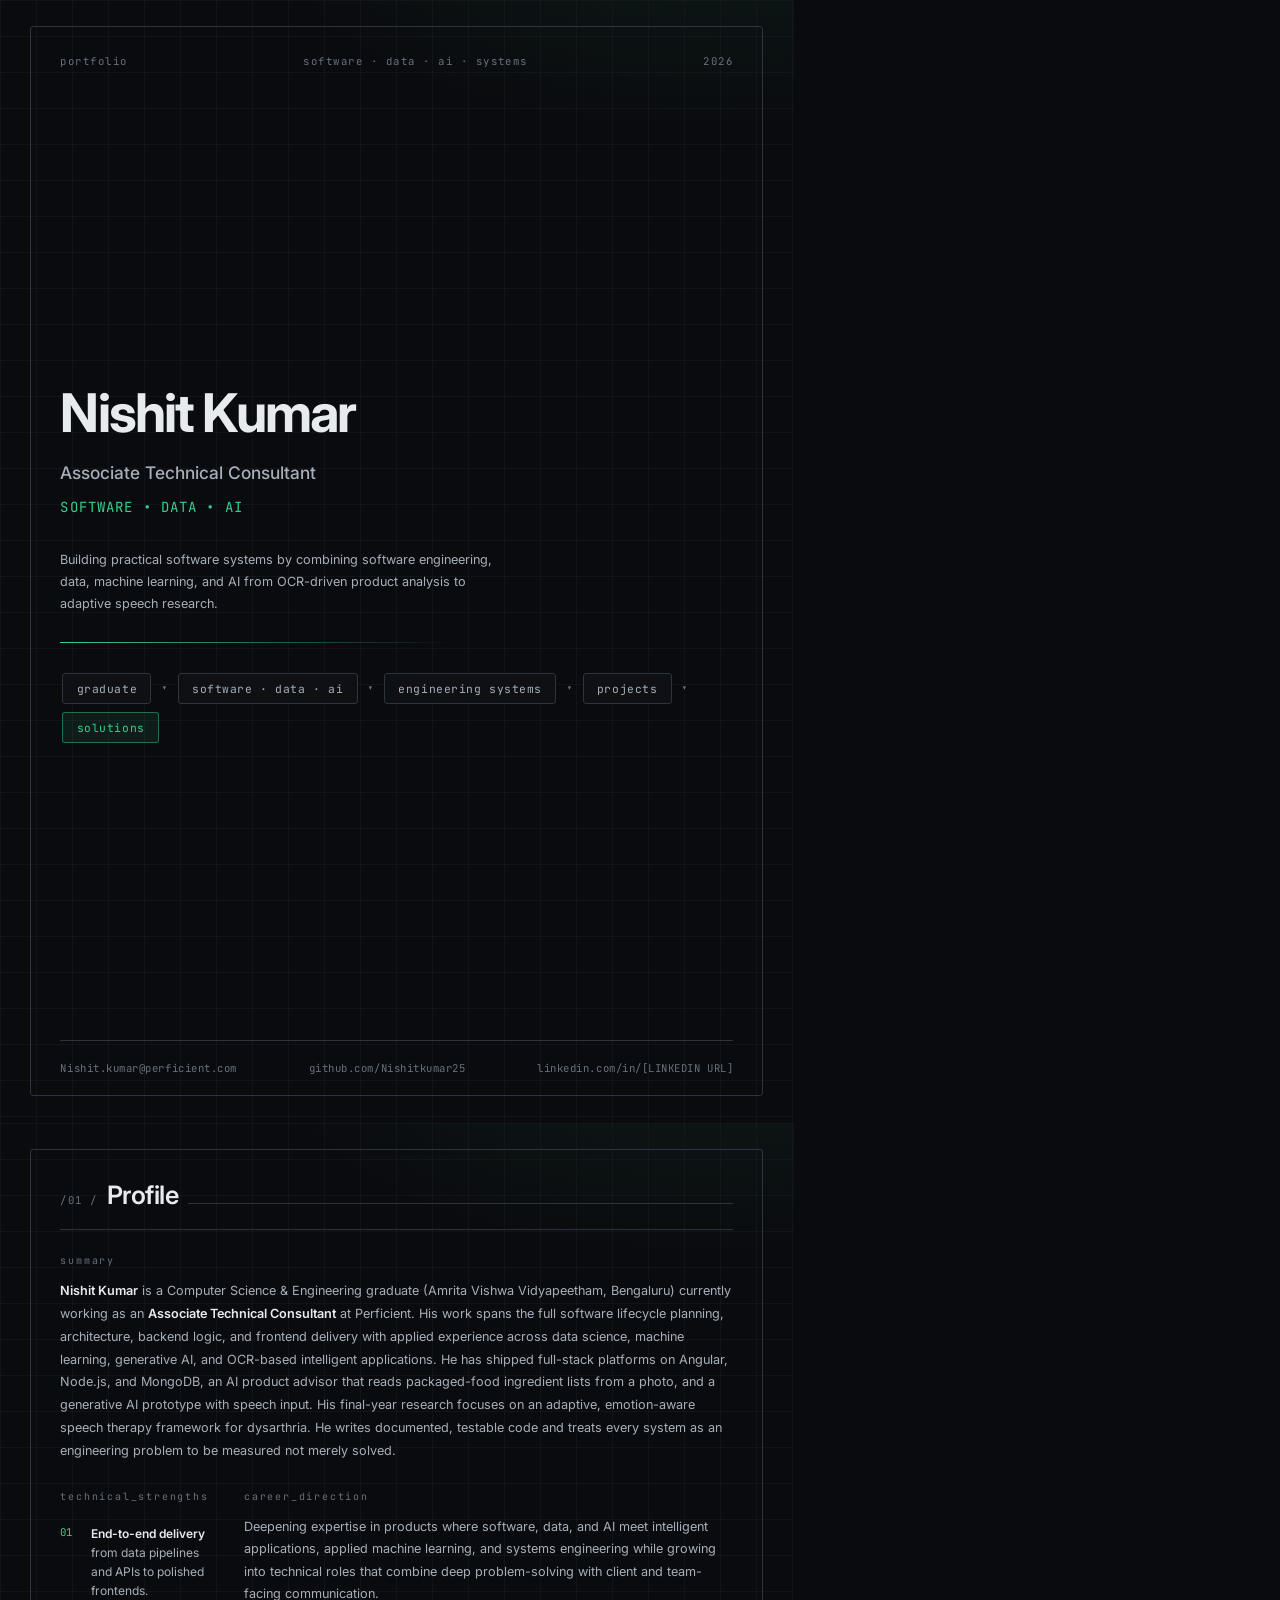
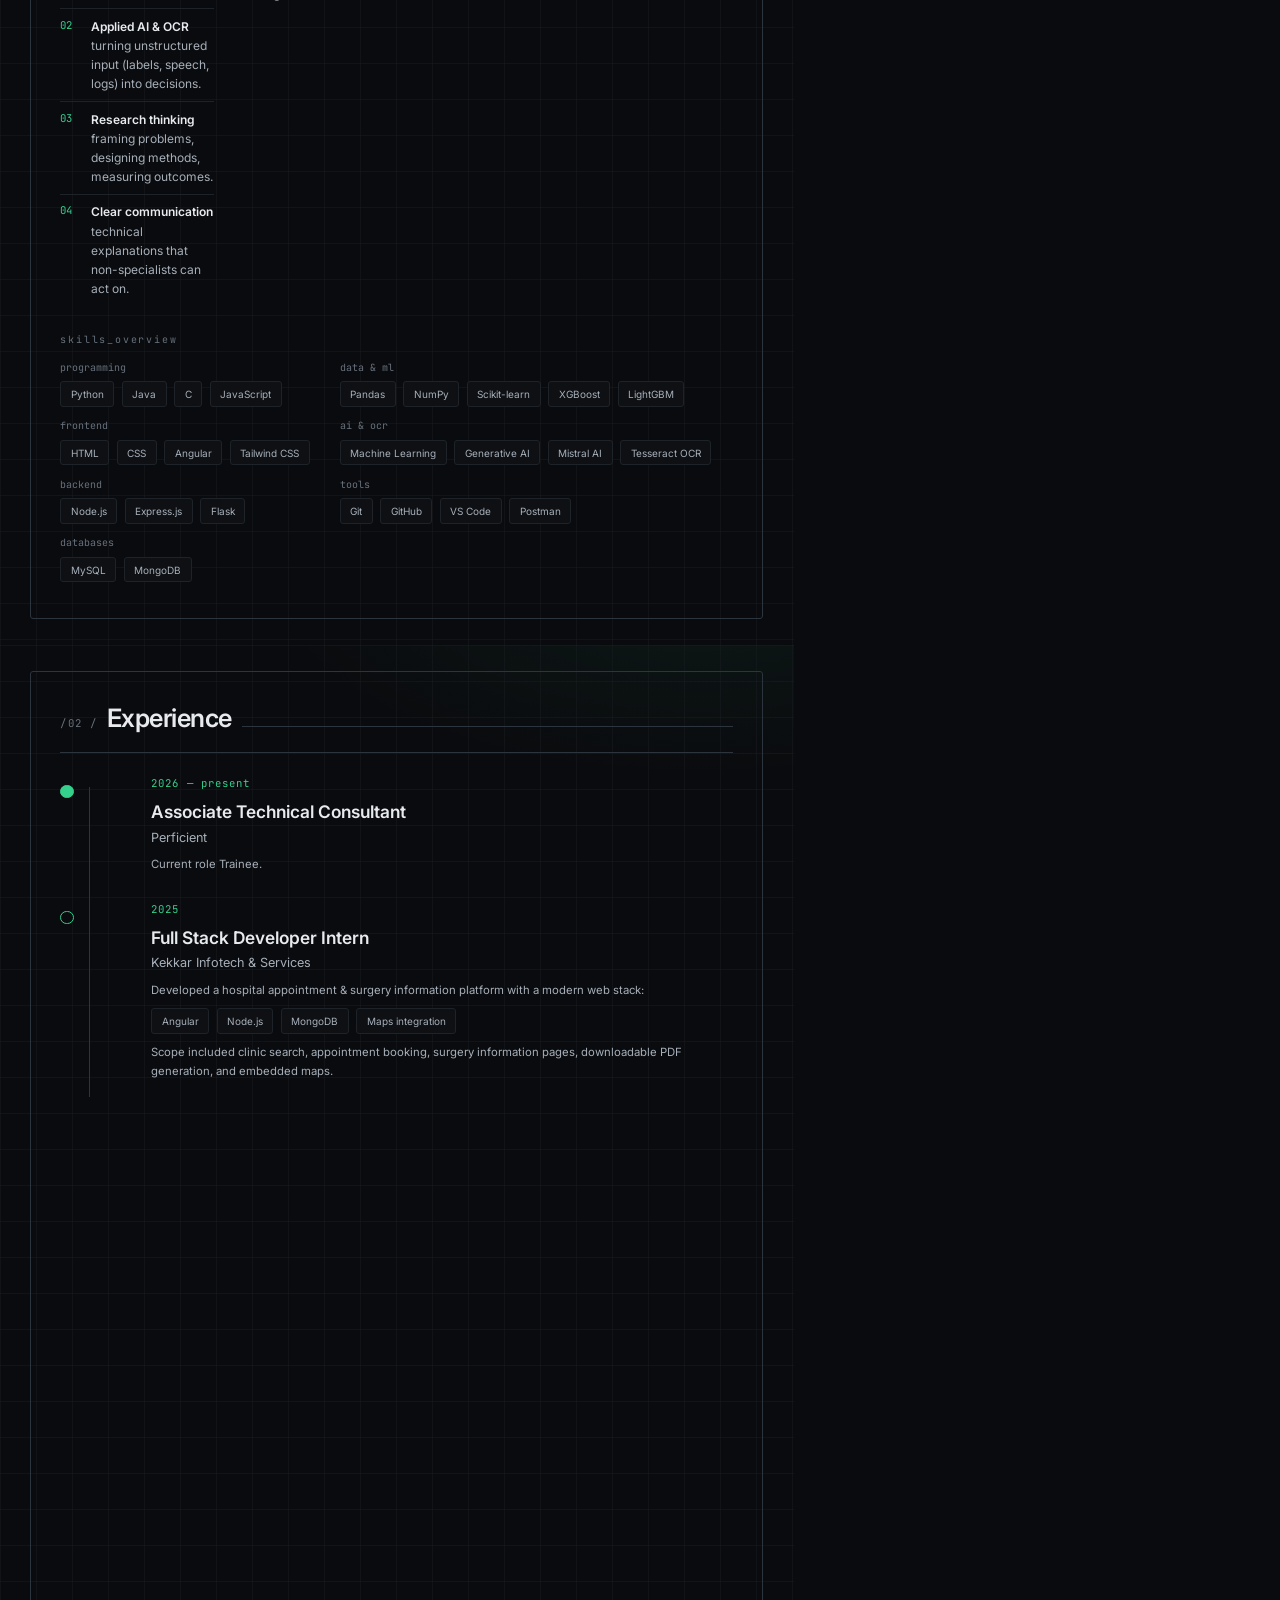
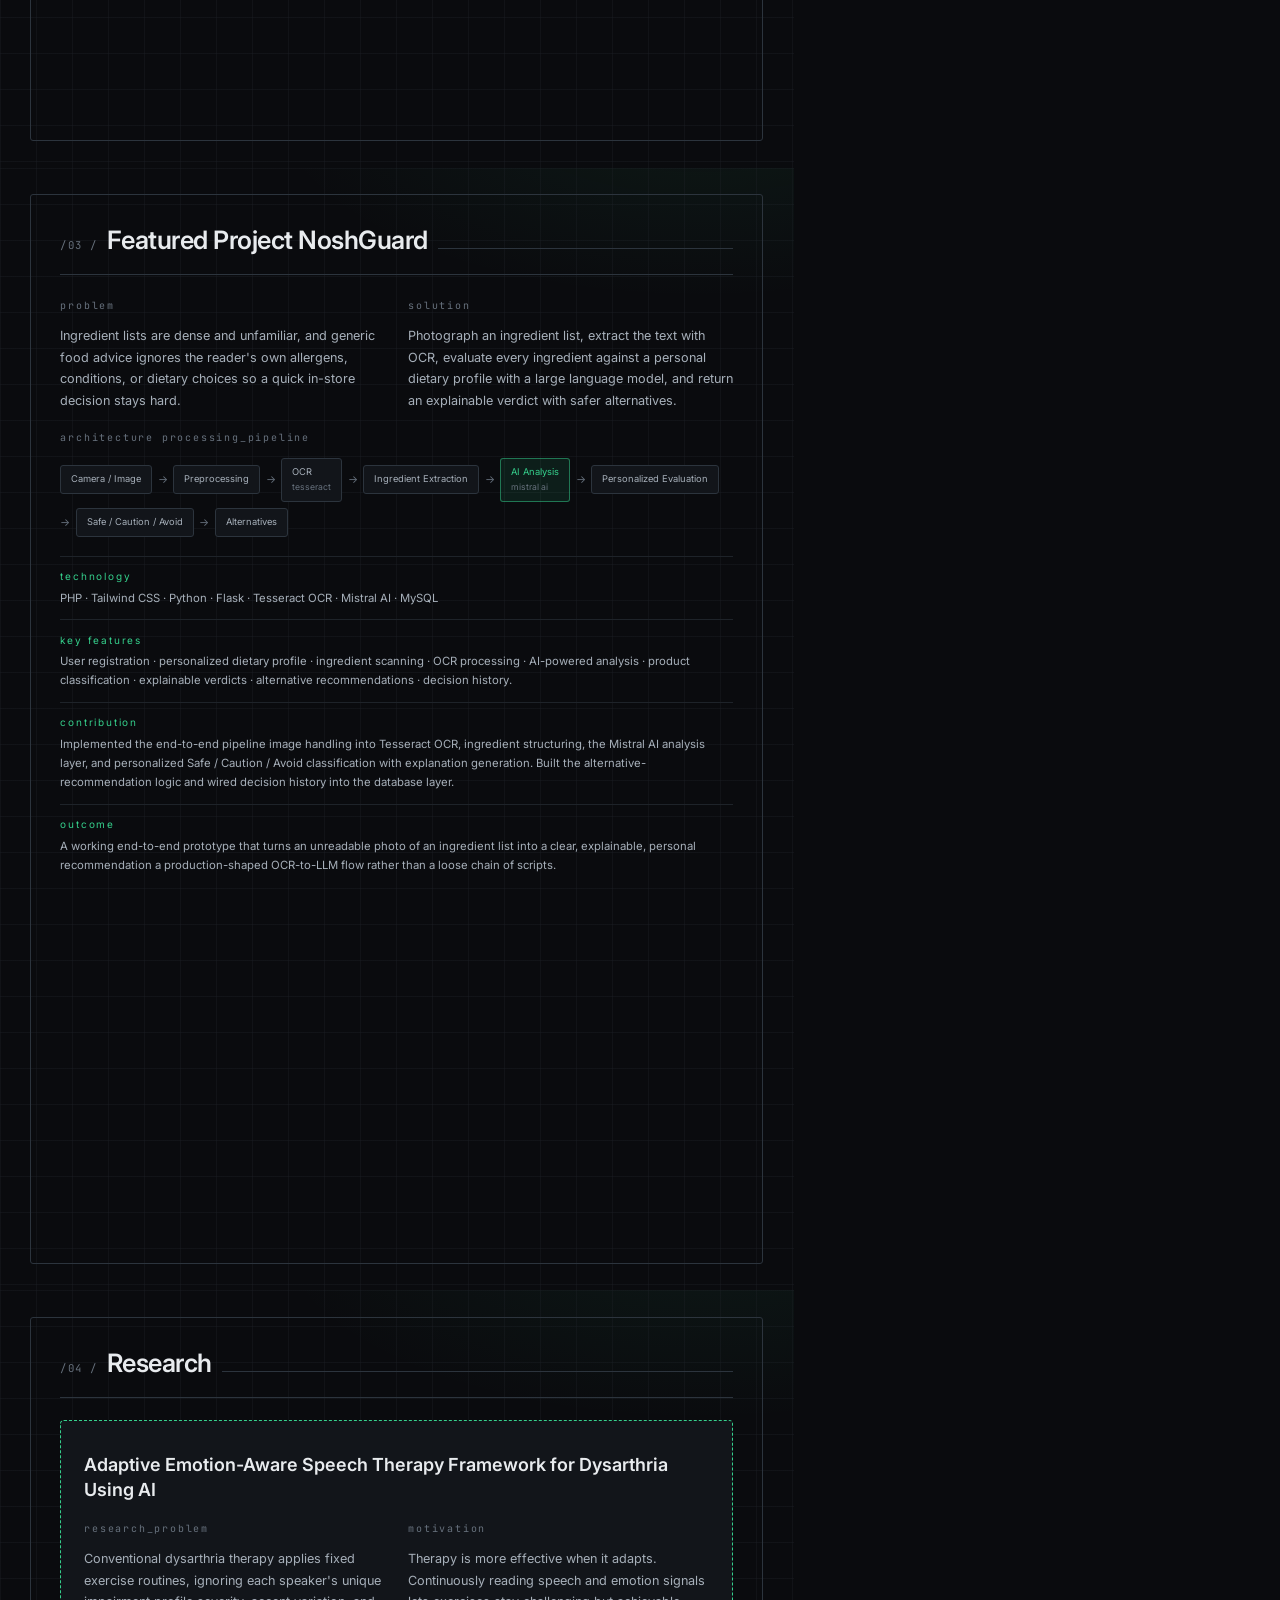
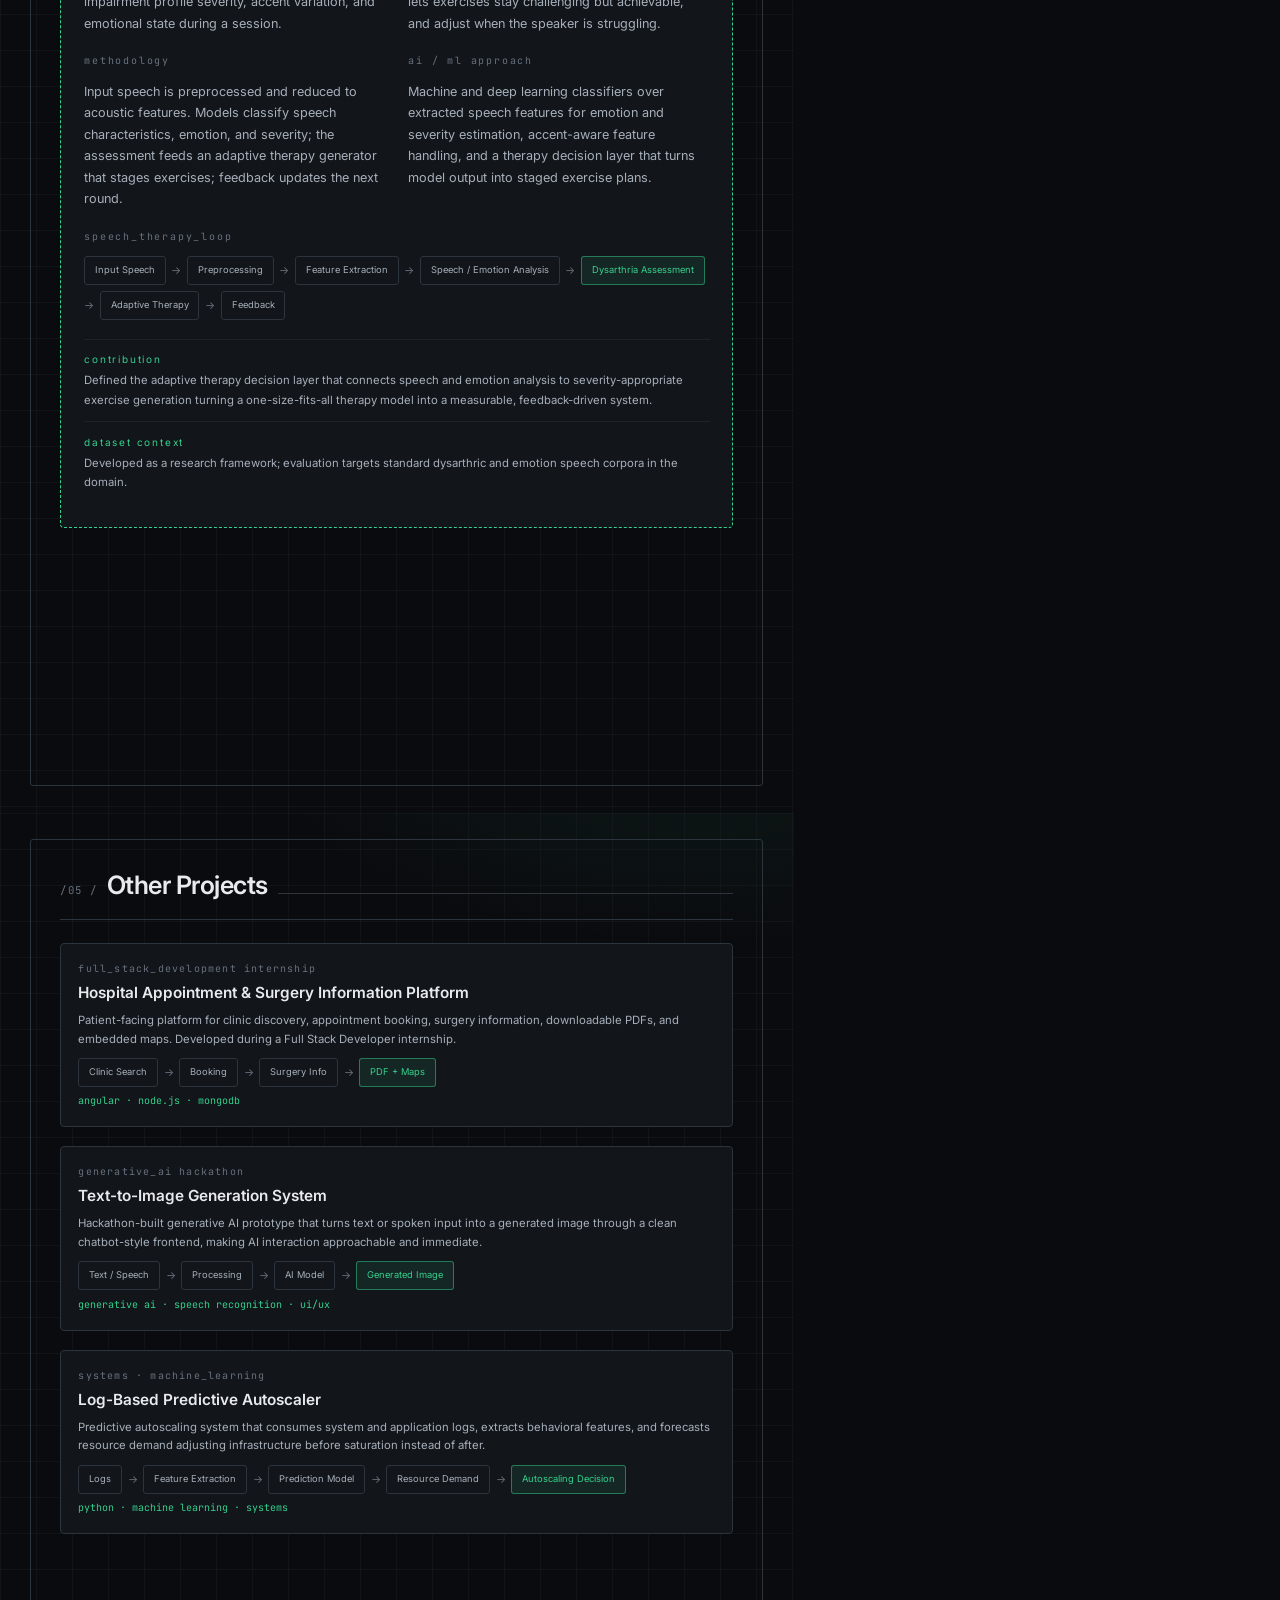
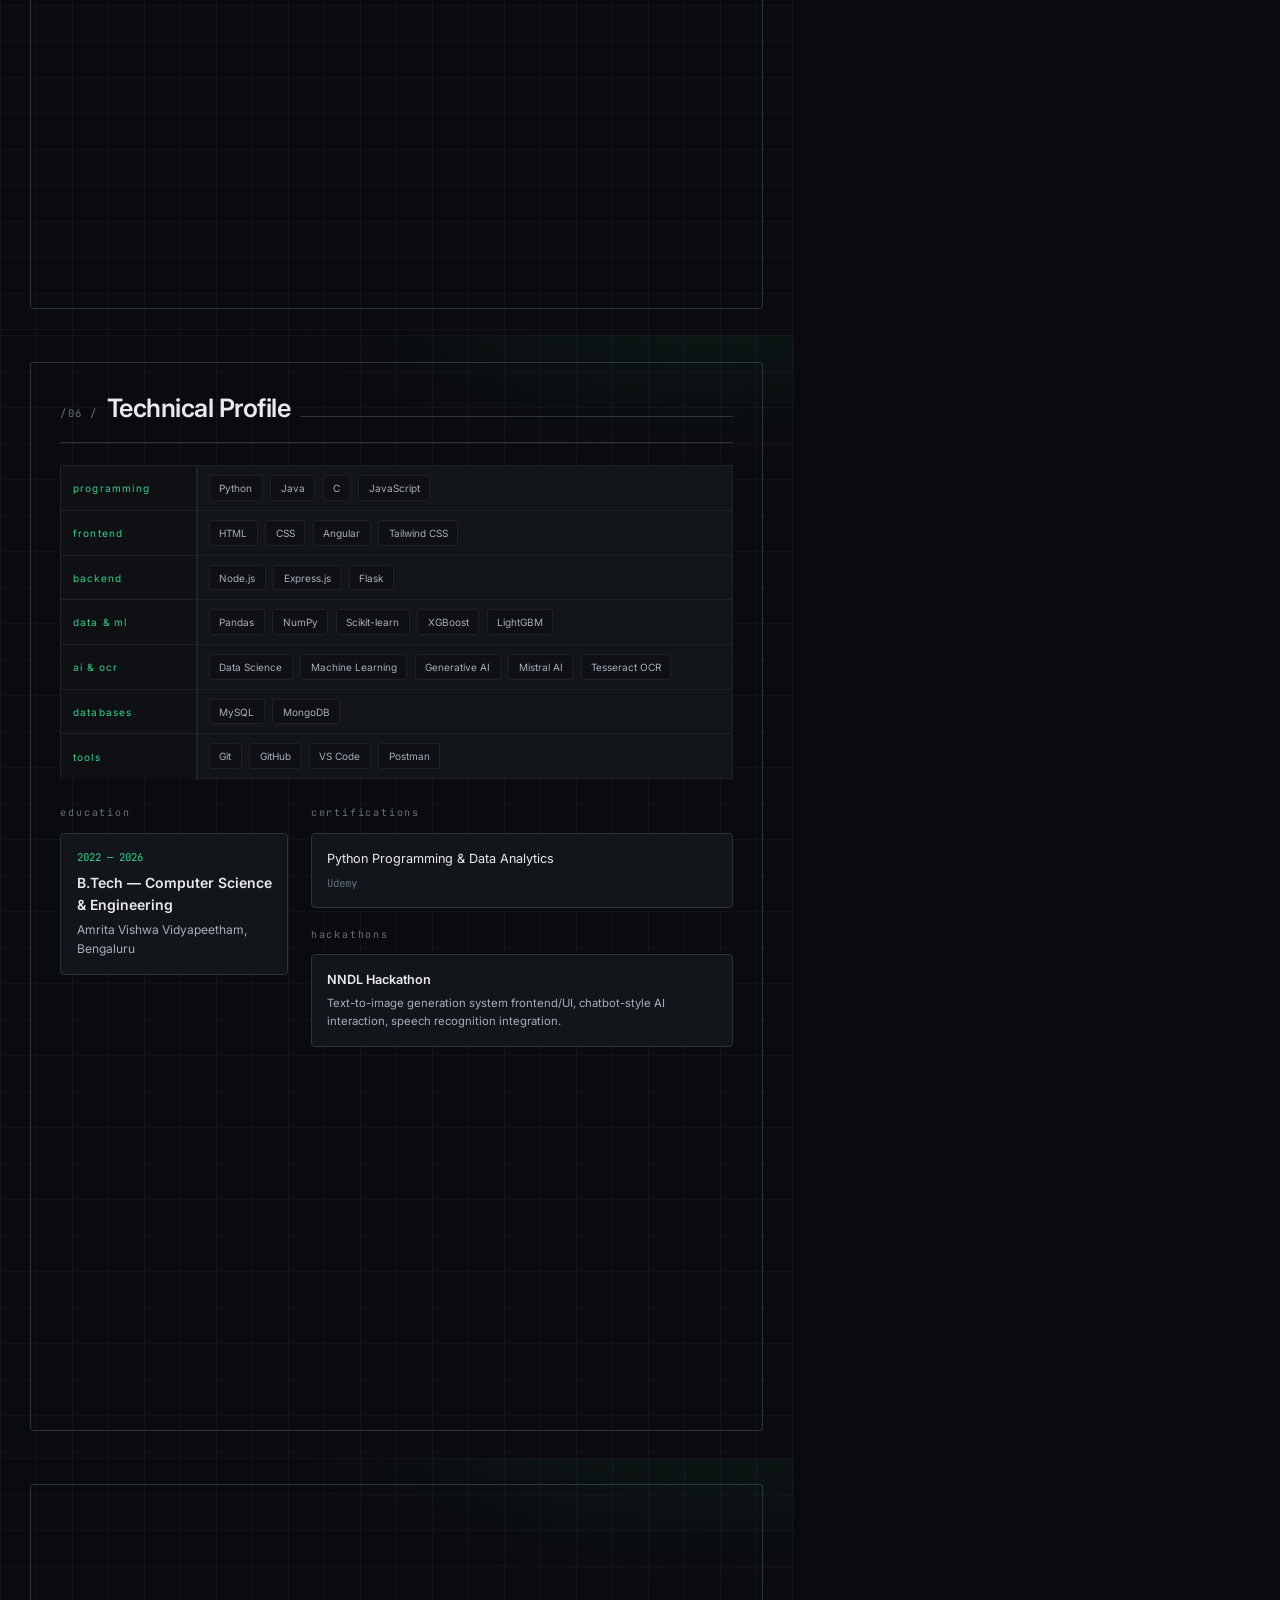
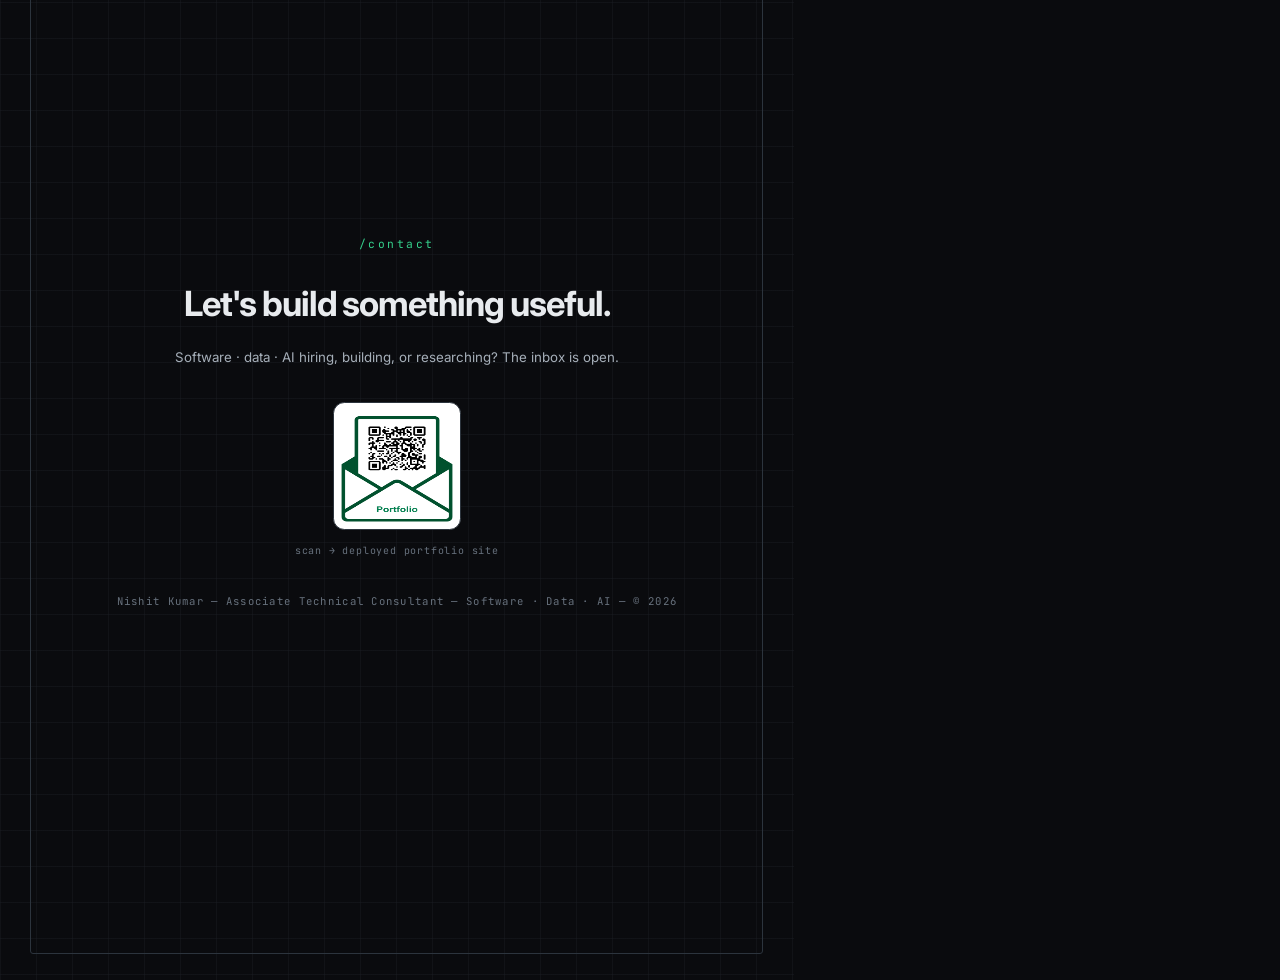
<file: assets/documents/portfolio-src.html>
<!DOCTYPE html>
<html lang="en">
<head>
<meta charset="UTF-8" />
<title>Nishit Kumar — Portfolio (PDF source)</title>
<link rel="preconnect" href="https://fonts.googleapis.com" />
<link rel="preconnect" href="https://fonts.gstatic.com" crossorigin />
<link href="https://fonts.googleapis.com/css2?family=Inter:wght@400;500;600;700&family=JetBrains+Mono:wght@400;500&display=swap" rel="stylesheet" />
<link rel="stylesheet" href="portfolio-print.css" />
</head>
<body>

  <!-- ===================== PAGE 1 · COVER ===================== -->
  <section class="page cover">
    <div class="cover-top">
      <span class="mono">portfolio</span>
      <span class="mono">software · data · ai · systems</span>
      <span class="mono">2026</span>
    </div>

    <div class="cover-mid">
      <p class="mono accent" style="font-size:8.5pt;letter-spacing:0.22em;"></p>
      <h1 class="cover-name" style="margin-top:6mm;">Nishit Kumar</h1>
      <p class="cover-role">Associate Technical Consultant</p>
      <p class="cover-domains mono">SOFTWARE • DATA • AI</p>
      <p class="cover-tagline">Building practical software systems by combining software engineering, data, machine learning, and AI from OCR-driven product analysis to adaptive speech research.</p>
      <div class="cover-rule"></div>
      <p class="mono cover-flow">
        <span class="nodev">graduate</span> &#9662;
        <span class="nodev">software · data · ai</span> &#9662;
        <span class="nodev">engineering systems</span> &#9662;
        <span class="nodev">projects</span> &#9662;
        <span class="nodev hot">solutions</span>
      </p>
    </div>

    <div class="cover-bottom">
      <span class="mono">Nishit.kumar@perficient.com</span>
      <span class="mono">github.com/Nishitkumar25</span>
      <span class="mono">linkedin.com/in/[LINKEDIN URL]</span>
    </div>
  </section>

  <!-- ===================== PAGE 2 · PROFILE ===================== -->
  <section class="page">
    <div class="pg-head">
      <span class="pg-index mono">/01 /</span>
      <h2 class="pg-title">Profile</h2>
      <span class="pg-rule"></span>
    </div>

    <p class="lbl mono">summary</p>
    <p class="summary">
      <strong>Nishit Kumar</strong> is a Computer Science &amp; Engineering graduate (Amrita Vishwa Vidyapeetham,
      Bengaluru) currently working as an <strong>Associate Technical Consultant</strong> at Perficient. His work spans
      the full software lifecycle planning, architecture, backend logic, and frontend delivery with applied
      experience across data science, machine learning, generative AI, and OCR-based intelligent applications. He has
      shipped full-stack platforms on Angular, Node.js, and MongoDB, an AI product advisor that reads packaged-food
      ingredient lists from a photo, and a generative AI prototype with speech input. His final-year research focuses on
      an adaptive, emotion-aware speech therapy framework for dysarthria. He writes documented, testable code and treats
      every system as an engineering problem to be measured not merely solved.
    </p>

    <div class="cols" style="margin-top:7mm;">
      <div>
        <p class="lbl mono">technical_strengths</p>
        <ul class="bullets">
          <li><span class="b mono">01</span><span><b>End-to-end delivery</b> from data pipelines and APIs to polished frontends.</span></li>
          <li><span class="b mono">02</span><span><b>Applied AI &amp; OCR</b> turning unstructured input (labels, speech, logs) into decisions.</span></li>
          <li><span class="b mono">03</span><span><b>Research thinking</b> framing problems, designing methods, measuring outcomes.</span></li>
          <li><span class="b mono">04</span><span><b>Clear communication</b> technical explanations that non-specialists can act on.</span></li>
        </ul>
      </div>
      <div>
        <p class="lbl mono">career_direction</p>
        <p class="summary" style="line-height:1.75;">
          Deepening expertise in products where software, data, and AI meet intelligent applications, applied machine
          learning, and systems engineering while growing into technical roles that combine deep problem-solving with
          client and team-facing communication.
        </p>
      </div>
    </div>

    <div style="margin-top:7mm;">
      <p class="lbl mono">skills_overview</p>
      <div class="cols">
        <div>
          <p class="mono dim" style="font-size:7.5pt;margin-bottom:1.5mm;">programming</p>
          <span class="chips"><span class="chip">Python</span><span class="chip">Java</span><span class="chip">C</span><span class="chip">JavaScript</span></span>
          <p class="mono dim" style="font-size:7.5pt;margin:3mm 0 1.5mm;">frontend</p>
          <span class="chips"><span class="chip">HTML</span><span class="chip">CSS</span><span class="chip">Angular</span><span class="chip">Tailwind CSS</span></span>
          <p class="mono dim" style="font-size:7.5pt;margin:3mm 0 1.5mm;">backend</p>
          <span class="chips"><span class="chip">Node.js</span><span class="chip">Express.js</span><span class="chip">Flask</span></span>
          <p class="mono dim" style="font-size:7.5pt;margin:3mm 0 1.5mm;">databases</p>
          <span class="chips"><span class="chip">MySQL</span><span class="chip">MongoDB</span></span>
        </div>
        <div>
          <p class="mono dim" style="font-size:7.5pt;margin-bottom:1.5mm;">data &amp; ml</p>
          <span class="chips"><span class="chip">Pandas</span><span class="chip">NumPy</span><span class="chip">Scikit-learn</span><span class="chip">XGBoost</span><span class="chip">LightGBM</span></span>
          <p class="mono dim" style="font-size:7.5pt;margin:3mm 0 1.5mm;">ai &amp; ocr</p>
          <span class="chips"><span class="chip">Machine Learning</span><span class="chip">Generative AI</span><span class="chip">Mistral AI</span><span class="chip">Tesseract OCR</span></span>
          <p class="mono dim" style="font-size:7.5pt;margin:3mm 0 1.5mm;">tools</p>
          <span class="chips"><span class="chip">Git</span><span class="chip">GitHub</span><span class="chip">VS Code</span><span class="chip">Postman</span></span>
        </div>
      </div>
    </div>
  </section>

  <!-- ===================== PAGE 3 · EXPERIENCE ===================== -->
  <section class="page">
    <div class="pg-head">
      <span class="pg-index mono">/02 /</span>
      <h2 class="pg-title">Experience</h2>
      <span class="pg-rule"></span>
    </div>

    <div class="tl">
      <div class="tl-item first">
        <p class="tl-per mono">2026 — present</p>
        <h3 class="tl-role">Associate Technical Consultant</h3>
        <p class="tl-org">Perficient</p>
        <p class="tl-desc">Current role Trainee. <span class="dim" style="font-style:italic;"></span></p>
      </div>

      <div class="tl-item">
        <p class="tl-per mono">2025</p>
        <h3 class="tl-role">Full Stack Developer Intern</h3>
        <p class="tl-org">Kekkar Infotech &amp; Services</p>
        <p class="tl-desc">Developed a hospital appointment &amp; surgery information platform with a modern web stack:</p>
        <div style="margin-top:2mm;">
          <span class="chips"><span class="chip">Angular</span><span class="chip">Node.js</span><span class="chip">MongoDB</span><span class="chip">Maps integration</span></span>
        </div>
        <p class="tl-desc" style="margin-top:2.5mm;">Scope included clinic search, appointment booking, surgery information pages, downloadable PDF generation, and embedded maps.</p>
      </div>
    </div>
  </section>

  <!-- ===================== PAGE 4 · FEATURED PROJECT (NOSHGUARD) ===================== -->
  <section class="page">
    <div class="pg-head">
      <span class="pg-index mono">/03 /</span>
      <h2 class="pg-title">Featured Project NoshGuard</h2>
      <span class="pg-rule"></span>
    </div>

    <div class="cols" style="gap:6mm;">
      <div class="col">
        <p class="lbl mono">problem</p>
        <p class="summary" style="line-height:1.7;">Ingredient lists are dense and unfamiliar, and generic food advice ignores the reader's own allergens, conditions, or dietary choices so a quick in-store decision stays hard.</p>
      </div>
      <div class="col">
        <p class="lbl mono">solution</p>
        <p class="summary" style="line-height:1.7;">Photograph an ingredient list, extract the text with OCR, evaluate every ingredient against a personal dietary profile with a large language model, and return an explainable verdict with safer alternatives.</p>
      </div>
    </div>

    <div style="margin-top:5mm;">
      <p class="lbl mono">architecture processing_pipeline</p>
      <div class="pipe">
        <span class="step">Camera / Image</span><span class="arr">&#8594;</span>
        <span class="step">Preprocessing</span><span class="arr">&#8594;</span>
        <span class="step">OCR<small>tesseract</small></span><span class="arr">&#8594;</span>
        <span class="step">Ingredient Extraction</span><span class="arr">&#8594;</span>
        <span class="step hot">AI Analysis<small>mistral ai</small></span><span class="arr">&#8594;</span>
        <span class="step">Personalized Evaluation</span><span class="arr">&#8594;</span>
        <span class="step">Safe / Caution / Avoid</span><span class="arr">&#8594;</span>
        <span class="step">Alternatives</span>
      </div>
    </div>

    <dl style="margin-top:5mm;">
      <div class="field"><dt>technology</dt><dd>PHP · Tailwind CSS · Python · Flask · Tesseract OCR · Mistral AI · MySQL</dd></div>
      <div class="field"><dt>key features</dt><dd>User registration · personalized dietary profile · ingredient scanning · OCR processing · AI-powered analysis · product classification · explainable verdicts · alternative recommendations · decision history.</dd></div>
      <div class="field"><dt>contribution</dt><dd>Implemented the end-to-end pipeline image handling into Tesseract OCR, ingredient structuring, the Mistral AI analysis layer, and personalized Safe / Caution / Avoid classification with explanation generation. Built the alternative-recommendation logic and wired decision history into the database layer.</dd></div>
      <div class="field"><dt>outcome</dt><dd>A working end-to-end prototype that turns an unreadable photo of an ingredient list into a clear, explainable, personal recommendation a production-shaped OCR-to-LLM flow rather than a loose chain of scripts.</dd></div>
    </dl>
  </section>

  <!-- ===================== PAGE 5 · RESEARCH ===================== -->
  <section class="page">
    <div class="pg-head">
      <span class="pg-index mono">/04 /</span>
      <h2 class="pg-title">Research</h2>
      <span class="pg-rule"></span>
    </div>

    <div class="research-shell">
      <p class="mono accent" style="font-size:8pt;letter-spacing:0.16em;margin-bottom:2mm;"></p>
      <h3 style="font-size:13.5pt;line-height:1.4;font-weight:600;">Adaptive Emotion-Aware Speech Therapy Framework for Dysarthria Using AI</h3>

      <div class="cols" style="margin-top:5mm;gap:6mm;">
        <div class="col">
          <p class="lbl mono">research_problem</p>
          <p class="summary" style="line-height:1.7;">Conventional dysarthria therapy applies fixed exercise routines, ignoring each speaker's unique impairment profile severity, accent variation, and emotional state during a session.</p>
        </div>
        <div class="col">
          <p class="lbl mono">motivation</p>
          <p class="summary" style="line-height:1.7;">Therapy is more effective when it adapts. Continuously reading speech and emotion signals lets exercises stay challenging but achievable, and adjust when the speaker is struggling.</p>
        </div>
      </div>

      <div class="cols" style="margin-top:5mm;gap:6mm;">
        <div class="col">
          <p class="lbl mono">methodology</p>
          <p class="summary" style="line-height:1.7;">Input speech is preprocessed and reduced to acoustic features. Models classify speech characteristics, emotion, and severity; the assessment feeds an adaptive therapy generator that stages exercises; feedback updates the next round.</p>
        </div>
        <div class="col">
          <p class="lbl mono">ai / ml approach</p>
          <p class="summary" style="line-height:1.7;">Machine and deep learning classifiers over extracted speech features for emotion and severity estimation, accent-aware feature handling, and a therapy decision layer that turns model output into staged exercise plans.</p>
        </div>
      </div>

      <div style="margin-top:5mm;">
        <p class="lbl mono">speech_therapy_loop</p>
        <div class="pipe">
          <span class="step">Input Speech</span><span class="arr">&#8594;</span>
          <span class="step">Preprocessing</span><span class="arr">&#8594;</span>
          <span class="step">Feature Extraction</span><span class="arr">&#8594;</span>
          <span class="step">Speech / Emotion Analysis</span><span class="arr">&#8594;</span>
          <span class="step hot">Dysarthria Assessment</span><span class="arr">&#8594;</span>
          <span class="step">Adaptive Therapy</span><span class="arr">&#8594;</span>
          <span class="step">Feedback</span>
        </div>
      </div>

      <dl style="margin-top:5mm;">
        <div class="field"><dt>contribution</dt><dd>Defined the adaptive therapy decision layer that connects speech and emotion analysis to severity-appropriate exercise generation turning a one-size-fits-all therapy model into a measurable, feedback-driven system.</dd></div>
        <div class="field"><dt>dataset context</dt><dd>Developed as a research framework; evaluation targets standard dysarthric and emotion speech corpora in the domain. <span class="dim" style="font-style:italic;"></span></dd></div>
      </dl>
    </div>
  </section>

  <!-- ===================== PAGE 6 · OTHER PROJECTS ===================== -->
  <section class="page">
    <div class="pg-head">
      <span class="pg-index mono">/05 /</span>
      <h2 class="pg-title">Other Projects</h2>
      <span class="pg-rule"></span>
    </div>

    <div class="other-grid">

      <div class="mbox panel" style="padding:4.5mm;">
        <p class="m-cat mono">full_stack_development internship</p>
        <h3 class="m-title" style="margin-top:1mm;">Hospital Appointment &amp; Surgery Information Platform</h3>
        <p class="m-desc">Patient-facing platform for clinic discovery, appointment booking, surgery information, downloadable PDFs, and embedded maps. Developed during a Full Stack Developer internship.</p>
        <div class="pipe" style="margin-top:2.5mm;">
          <span class="step">Clinic Search</span><span class="arr">&#8594;</span>
          <span class="step">Booking</span><span class="arr">&#8594;</span>
          <span class="step">Surgery Info</span><span class="arr">&#8594;</span>
          <span class="step hot">PDF + Maps</span>
        </div>
        <p class="m-meta mono">angular · node.js · mongodb</p>
      </div>

      <div class="mbox panel" style="padding:4.5mm;">
        <p class="m-cat mono">generative_ai hackathon</p>
        <h3 class="m-title" style="margin-top:1mm;">Text-to-Image Generation System</h3>
        <p class="m-desc">Hackathon-built generative AI prototype that turns text or spoken input into a generated image through a clean chatbot-style frontend, making AI interaction approachable and immediate.</p>
        <div class="pipe" style="margin-top:2.5mm;">
          <span class="step">Text / Speech</span><span class="arr">&#8594;</span>
          <span class="step">Processing</span><span class="arr">&#8594;</span>
          <span class="step">AI Model</span><span class="arr">&#8594;</span>
          <span class="step hot">Generated Image</span>
        </div>
        <p class="m-meta mono">generative ai · speech recognition · ui/ux</p>
      </div>

      <div class="mbox panel" style="padding:4.5mm;">
        <p class="m-cat mono">systems · machine_learning</p>
        <h3 class="m-title" style="margin-top:1mm;">Log-Based Predictive Autoscaler</h3>
        <p class="m-desc">Predictive autoscaling system that consumes system and application logs, extracts behavioral features, and forecasts resource demand adjusting infrastructure before saturation instead of after.</p>
        <div class="pipe" style="margin-top:2.5mm;">
          <span class="step">Logs</span><span class="arr">&#8594;</span>
          <span class="step">Feature Extraction</span><span class="arr">&#8594;</span>
          <span class="step">Prediction Model</span><span class="arr">&#8594;</span>
          <span class="step">Resource Demand</span><span class="arr">&#8594;</span>
          <span class="step hot">Autoscaling Decision</span>
        </div>
        <p class="m-meta mono">python · machine learning · systems</p>
      </div>

    </div>
  </section>

  <!-- ===================== PAGE 7 · TECHNICAL PROFILE ===================== -->
  <section class="page">
    <div class="pg-head">
      <span class="pg-index mono">/06 /</span>
      <h2 class="pg-title">Technical Profile</h2>
      <span class="pg-rule"></span>
    </div>

    <div class="skills-grid" style="margin-bottom:7mm;">
      <div class="g head">programming</div><div class="g vals"><span class="chips"><span class="chip">Python</span><span class="chip">Java</span><span class="chip">C</span><span class="chip">JavaScript</span></span></div>
      <div class="g head">frontend</div><div class="g vals"><span class="chips"><span class="chip">HTML</span><span class="chip">CSS</span><span class="chip">Angular</span><span class="chip">Tailwind CSS</span></span></div>
      <div class="g head">backend</div><div class="g vals"><span class="chips"><span class="chip">Node.js</span><span class="chip">Express.js</span><span class="chip">Flask</span></span></div>
      <div class="g head">data &amp; ml</div><div class="g vals"><span class="chips"><span class="chip">Pandas</span><span class="chip">NumPy</span><span class="chip">Scikit-learn</span><span class="chip">XGBoost</span><span class="chip">LightGBM</span></span></div>
      <div class="g head">ai &amp; ocr</div><div class="g vals"><span class="chips"><span class="chip">Data Science</span><span class="chip">Machine Learning</span><span class="chip">Generative AI</span><span class="chip">Mistral AI</span><span class="chip">Tesseract OCR</span></span></div>
      <div class="g head">databases</div><div class="g vals"><span class="chips"><span class="chip">MySQL</span><span class="chip">MongoDB</span></span></div>
      <div class="g head">tools</div><div class="g vals"><span class="chips"><span class="chip">Git</span><span class="chip">GitHub</span><span class="chip">VS Code</span><span class="chip">Postman</span></span></div>
    </div>

    <div class="cols" style="gap:6mm;">
      <div>
        <p class="lbl mono">education</p>
        <div class="panel" style="padding:4mm;">
          <p class="mono accent" style="font-size:8pt;">2022 — 2026</p>
          <p style="font-size:10.5pt;font-weight:600;margin-top:1.5mm;">B.Tech — Computer Science &amp; Engineering</p>
          <p class="muted" style="font-size:9pt;margin-top:1mm;">Amrita Vishwa Vidyapeetham, Bengaluru</p>
        </div>
      </div>
      <div>
        <p class="lbl mono">certifications</p>
        <div class="panel" style="padding:4mm;">
          <p style="font-size:9.5pt;">Python Programming &amp; Data Analytics</p>
          <p class="mono dim" style="font-size:8pt;margin-top:1.5mm;">Udemy</p>
        </div>
        <p class="lbl mono" style="margin-top:5mm;">hackathons</p>
        <div class="panel" style="padding:4mm;">
          <p style="font-size:9.5pt;font-weight:600;">NNDL Hackathon</p>
          <p class="muted" style="font-size:8.5pt;margin-top:1mm;">Text-to-image generation system  frontend/UI, chatbot-style AI interaction, speech recognition integration.</p>
        </div>
      </div>
    </div>
  </section>

  <!-- ===================== PAGE 8 · CONTACT ===================== -->
  <section class="page contact">
    <div>
      <p class="mono accent" style="font-size:8.5pt;letter-spacing:0.22em;">/contact</p>
      <h2 class="contact-title">Let's build something useful.</h2>
      <p class="contact-sub">Software · data · AI hiring, building, or researching? The inbox is open.</p>

      <!-- <ul class="contact-list mono">
        <li><span class="accent">email&nbsp;&nbsp;</span>Nishit.kumar@perficient.com</li>
        <li><span class="accent">linkedin</span></li>
        <li><span class="accent">github&nbsp;&nbsp;</span>github.com/[GITHUB URL]</li>
      </ul> -->

      <div class="contact-qr">
        <img src="../images/qr-site.png" alt="QR code linking to the deployed portfolio website" />
        <p class="qr-cap mono">scan → deployed portfolio site</p>
      </div>

      <p class="mono dim" style="margin-top:9mm;font-size:8pt;letter-spacing:0.12em;">
        Nishit Kumar — Associate Technical Consultant — Software · Data · AI — © 2026
      </p>
    </div>
  </section>

</body>
</html>
</file>
<file: css/style.css>
/* ==========================================================================
   NISHIT KUMAR — Engineering Portfolio
   Concept: Engineering Dashboard / System Architecture / Technical Case Study
   Stack:  HTML5 + CSS3 (+ minimal JS). Static, GitHub Pages ready.
   ========================================================================== */

/* --------------------------------------------------------------------------
   1. Design tokens — "Enterprise Slate"
   Light-first: :root carries the light palette, and [data-theme="dark"]
   overrides it. Every theme-dependent value in this file is a token, so a
   palette change never means hunting for hard-coded colors.
   -------------------------------------------------------------------------- */
:root {
  /* Surfaces */
  --bg:            #f7f9fc;
  --bg-soft:       #ffffff;
  --bg-card:       #ffffff;
  --bg-card-hover: #f3f6fb;
  --bg-sunken:     #eef2f8;

  /* Borders */
  --line:          #e2e8f1;
  --line-strong:   #cbd5e3;
  --line-accent:   rgba(37, 99, 235, 0.42);

  /* Text */
  --text:          #0f1b2d;
  --text-2:        #4a5a72;
  --text-3:        #76859a;

  /* Accent */
  --accent:        #2563eb;
  --accent-hover:  #1d4ed8;
  --accent-ink:    #ffffff;
  --accent-soft:   rgba(37, 99, 235, 0.09);

  /* Decorative surfaces */
  --grid-line:     rgba(15, 27, 45, 0.055);  /* hero blueprint grid     */
  --accent-wash:   rgba(37, 99, 235, 0.10);  /* hero corner glow        */
  --rule-faint:    rgba(15, 27, 45, 0.05);   /* research card ruling    */
  --watermark:     rgba(15, 27, 45, 0.045);  /* resume banner lettering */
  --backdrop:      rgba(15, 27, 45, 0.48);   /* dialog backdrop         */
  --header-bg:     rgba(247, 249, 252, 0.82);
  --inset-shadow:  inset 0 1px 2px rgba(15, 27, 45, 0.045);
  --pulse-fade:    rgba(37, 99, 235, 0.04);

  /* Type */
  --sans: "Inter", "Segoe UI", system-ui, -apple-system, sans-serif;
  --mono: "JetBrains Mono", "Cascadia Code", Consolas, "Courier New", monospace;

  /* Geometry */
  --radius: 8px;
  --radius-sm: 6px;
  --max-w: 1180px;
  --head-h: 64px;
  --gutter: clamp(16px, 4vw, 28px);

  --ease: cubic-bezier(0.22, 0.61, 0.36, 1);

  color-scheme: light;
}

/* Dark theme — the same slate, inverted */
:root[data-theme="dark"] {
  --bg:            #0c1017;
  --bg-soft:       #10151f;
  --bg-card:       #141a25;
  --bg-card-hover: #19202d;
  --bg-sunken:     #0a0e15;

  --line:          #1e2634;
  --line-strong:   #2c3749;
  --line-accent:   rgba(96, 165, 250, 0.42);

  --text:          #e8edf6;
  --text-2:        #a3b0c4;
  --text-3:        #6f7e94;

  --accent:        #60a5fa;
  --accent-hover:  #93c5fd;
  --accent-ink:    #06152b;
  --accent-soft:   rgba(96, 165, 250, 0.12);

  --grid-line:     rgba(148, 174, 214, 0.07);
  --accent-wash:   rgba(96, 165, 250, 0.09);
  --rule-faint:    rgba(148, 174, 214, 0.055);
  --watermark:     rgba(232, 237, 246, 0.03);
  --backdrop:      rgba(3, 6, 12, 0.74);
  --header-bg:     rgba(12, 16, 23, 0.8);
  --inset-shadow:  inset 0 1px 2px rgba(0, 0, 0, 0.22);
  --pulse-fade:    rgba(96, 165, 250, 0.04);

  color-scheme: dark;
}

/* Theme toggle button */
.theme-toggle {
  display: inline-flex;
  align-items: center;
  justify-content: center;
  width: 36px;
  height: 36px;
  margin-left: 12px;
  border: 1px solid var(--line-strong);
  border-radius: var(--radius);
  background: var(--bg-sunken);
  color: var(--text-2);
  font-size: 16px;
  line-height: 1;
  cursor: pointer;
  transition: color 0.2s var(--ease), border-color 0.2s var(--ease), background 0.2s var(--ease);
}
.theme-toggle:hover {
  color: var(--accent);
  border-color: var(--accent);
  background: var(--accent-soft);
}
.theme-toggle-icon { display: block; transform: translateY(-1px); }

/* Smooth theme switch */
body, .site-header, .case, .stack-panel, .about-panel,
.diagram-frame, .case-arch, .research-card, .research-aside,
.edu-panel, .cert-item, .hack-panel, .resume-banner,
.repo-item, .mobile-menu {
  transition: background-color 0.25s var(--ease), border-color 0.25s var(--ease), color 0.25s var(--ease);
}

/* No per-theme component overrides are needed any more: every surface below
   is built from the tokens above, so both themes follow automatically. */

/* --------------------------------------------------------------------------
   2. Reset / base
   -------------------------------------------------------------------------- */
*, *::before, *::after { box-sizing: border-box; }

html {
  -webkit-text-size-adjust: 100%;
  scroll-padding-top: calc(var(--head-h) + 16px);
}

@media (prefers-reduced-motion: no-preference) {
  html { scroll-behavior: smooth; }
}

body {
  margin: 0;
  font-family: var(--sans);
  font-size: 16px;
  line-height: 1.65;
  color: var(--text);
  background: var(--bg);
  -webkit-font-smoothing: antialiased;
  text-rendering: optimizeLegibility;
}

img, svg { display: block; max-width: 100%; }
a { color: var(--accent); text-decoration: none; }
a:hover { text-decoration: none; }

h1, h2, h3, h4 { margin: 0; font-weight: 600; line-height: 1.2; letter-spacing: -0.015em; }
p { margin: 0; }
ul, ol { margin: 0; padding: 0; list-style: none; }
dl { margin: 0; }
dt, dd { margin: 0; }

::selection { background: var(--accent); color: var(--accent-ink); }

:focus-visible {
  outline: 2px solid var(--accent);
  outline-offset: 3px;
  border-radius: 2px;
}

/* Slim scrollbars for technical feel */
* { scrollbar-width: thin; scrollbar-color: var(--line-strong) transparent; }
*::-webkit-scrollbar { height: 8px; width: 8px; }
*::-webkit-scrollbar-thumb { background: var(--line-strong); border-radius: 4px; }

/* --------------------------------------------------------------------------
   3. Utilities
   -------------------------------------------------------------------------- */
.container { max-width: var(--max-w); margin: 0 auto; padding: 0 24px; }
.mono { font-family: var(--mono); }
.accent { color: var(--accent); }
.placeholder { color: var(--text-3); font-style: italic; }
.dim-note { color: var(--text-3); font-size: 12px; margin-top: 14px; }

.skip-link {
  position: absolute;
  left: -9999px;
  top: 0;
  z-index: 200;
  background: var(--accent);
  color: var(--accent-ink);
  font: 500 13px var(--mono);
  padding: 8px 14px;
}
.skip-link:focus { left: 8px; top: 8px; border-radius: var(--radius); }

/* Buttons */
.btn {
  display: inline-flex;
  align-items: center;
  gap: 8px;
  padding: 10px 18px;
  border-radius: var(--radius);
  font: 600 14px var(--sans);
  letter-spacing: 0.01em;
  border: 1px solid transparent;
  cursor: pointer;
  transition: background 0.2s var(--ease), border-color 0.2s var(--ease),
              color 0.2s var(--ease), transform 0.15s var(--ease);
}
.btn:active { transform: translateY(1px); }

.btn-primary { background: var(--accent); color: var(--accent-ink); }
.btn-primary:hover { background: var(--accent-hover); }

.btn-ghost { background: transparent; color: var(--text); border-color: var(--line-strong); }
.btn-ghost:hover { border-color: var(--accent); color: var(--accent); background: var(--accent-soft); }

.btn-sm { padding: 7px 13px; font-size: 13px; }

/* Section scaffolding */
.section { padding: 84px 0; border-top: 1px solid var(--line); }
.section-contact { border-top: 1px solid var(--line); }

.section-head { margin-bottom: 40px; display: flex; flex-wrap: wrap; align-items: baseline; gap: 12px 18px; }
.section-index { font-size: 12.5px; color: var(--text-3); letter-spacing: 0.06em; }
.section-title { font-size: clamp(26px, 3.4vw, 34px); letter-spacing: -0.02em; }
.section-rule { flex: 1 1 auto; height: 1px; background: var(--line); align-self: center; min-width: 60px; }
.section-intro { flex-basis: 100%; color: var(--text-2); max-width: 720px; font-size: 15px; }

.panel-label {
  font-size: 11px;
  letter-spacing: 0.16em;
  text-transform: lowercase;
  color: var(--text-3);
  margin-bottom: 14px;
}

/* --------------------------------------------------------------------------
   4. Header / navigation
   -------------------------------------------------------------------------- */
.site-header {
  position: sticky;
  top: 0;
  z-index: 100;
  background: var(--header-bg);
  backdrop-filter: blur(10px);
  border-bottom: 1px solid var(--line);
}

.header-inner {
  max-width: var(--max-w);
  margin: 0 auto;
  height: var(--head-h);
  display: flex;
  align-items: center;
  gap: 24px;
  padding: 0 24px;
}

.brand {
  display: inline-flex;
  align-items: center;
  gap: 10px;
  color: var(--text);
}
.brand-mark {
  display: inline-flex;
  align-items: center;
  justify-content: center;
  width: 30px;
  height: 30px;
  border: 1px solid var(--line-strong);
  border-radius: var(--radius);
  font: 700 12px var(--mono);
  color: var(--accent);
  background: var(--bg-sunken);
  letter-spacing: 0;
}
.brand-text { font: 600 15px var(--sans); letter-spacing: -0.01em; }
.brand-accent { color: var(--accent); }

.site-nav { margin-left: auto; }
.nav-list { display: flex; gap: 4px; }
.nav-list a {
  display: block;
  padding: 8px 12px;
  font: 500 13.5px var(--sans);
  color: var(--text-2);
  border-radius: var(--radius);
  border: 1px solid transparent;
  transition: color 0.18s, border-color 0.18s, background 0.18s;
}
.nav-list a:hover { color: var(--text); background: var(--bg-card); }
.nav-list a.is-active { color: var(--accent); border-color: var(--line); background: var(--bg-sunken); }

.nav-resume { margin-left: 12px; }

.nav-toggle {
  display: none;
  flex-direction: column;
  gap: 5px;
  padding: 10px;
  border: 1px solid var(--line-strong);
  border-radius: var(--radius);
  background: transparent;
  cursor: pointer;
}
.nav-toggle-line { display: block; width: 18px; height: 2px; background: var(--text); transition: transform 0.2s, opacity 0.2s; }
.nav-toggle[aria-expanded="true"] .nav-toggle-line:nth-child(1) { transform: translateY(7px) rotate(45deg); }
.nav-toggle[aria-expanded="true"] .nav-toggle-line:nth-child(2) { opacity: 0; }
.nav-toggle[aria-expanded="true"] .nav-toggle-line:nth-child(3) { transform: translateY(-7px) rotate(-45deg); }

.mobile-menu { border-top: 1px solid var(--line); background: var(--bg-soft); }
.mobile-nav-list { padding: 12px 20px 20px; display: flex; flex-direction: column; gap: 4px; }
.mobile-nav-list a {
  display: block;
  padding: 12px 6px;
  font: 500 15px var(--sans);
  color: var(--text-2);
  border-bottom: 1px solid var(--line);
}
.mobile-nav-list a:last-child { border-bottom: none; }
.mobile-nav-list .btn { margin-top: 12px; justify-content: center; }

/* --------------------------------------------------------------------------
   5. Hero
   -------------------------------------------------------------------------- */
.hero {
  position: relative;
  padding: 92px 0 56px;
  overflow: hidden;
  border-bottom: 1px solid var(--line);
  background:
    linear-gradient(var(--grid-line) 1px, transparent 1px),
    linear-gradient(90deg, var(--grid-line) 1px, transparent 1px),
    radial-gradient(900px 420px at 85% -10%, var(--accent-wash), transparent 60%),
    var(--bg);
  background-size: 44px 44px, 44px 44px, auto, auto;
}

.hero-grid { position: relative; display: grid; grid-template-columns: minmax(0, 1.5fr) minmax(0, 1fr); gap: 48px; align-items: center; }

.eyebrow { font-size: 12.5px; color: var(--text-3); margin-bottom: 22px; letter-spacing: 0.04em; }

.hero-status {
  display: inline-flex;
  align-items: center;
  gap: 8px;
  font-size: 12.5px;
  color: var(--text-2);
  border: 1px solid var(--line-strong);
  background: var(--bg-sunken);
  padding: 6px 12px;
  border-radius: 999px;
  margin-bottom: 20px;
}
.status-dot { width: 7px; height: 7px; border-radius: 50%; background: var(--accent); box-shadow: 0 0 0 3px var(--accent-soft); animation: pulse 2.4s infinite; }
@keyframes pulse {
  0%, 100% { box-shadow: 0 0 0 3px var(--accent-soft); }
  50%      { box-shadow: 0 0 0 6px var(--pulse-fade); }
}

.hero-title { font-size: clamp(44px, 7vw, 76px); letter-spacing: -0.035em; line-height: 1.02; }
.hero-role { font-size: clamp(13px, 1.6vw, 15px); color: var(--text-2); margin-top: 14px; letter-spacing: 0.03em; }

.hero-blurb {
  margin-top: 24px;
  max-width: 560px;
  color: var(--text-2);
  font-size: 17px;
  line-height: 1.75;
}

.hero-actions { display: flex; flex-wrap: wrap; gap: 12px; margin-top: 32px; }

.hero-links { display: flex; flex-wrap: wrap; gap: 6px 22px; margin-top: 28px; font-size: 13px; }
.hero-links a { color: var(--text-3); border-bottom: 1px dashed var(--line-strong); padding-bottom: 1px; transition: color 0.18s, border-color 0.18s; }
.hero-links a:hover { color: var(--accent); border-color: var(--accent); }

/* Hero diagram */
.diagram-frame {
  border: 1px solid var(--line-strong);
  border-radius: var(--radius);
  background: var(--bg-sunken);
  padding: 16px 18px 14px;
  position: relative;
}
.diagram-frame::before {
  content: "";
  position: absolute;
  inset: 7px;
  border: 1px solid var(--line);
  border-radius: 4px;
  pointer-events: none;
}
.diagram-title {
  position: relative;
  font-size: 11px;
  letter-spacing: 0.12em;
  color: var(--text-3);
  margin-bottom: 18px;
}
.flow-stack { position: relative; }
.flow-stack li { display: flex; flex-direction: column; align-items: flex-start; }
.flow-stack .node {
  display: inline-block;
  font-size: 12.5px;
  color: var(--text-2);
  border: 1px solid var(--line-strong);
  background: var(--bg-card);
  padding: 8px 14px;
  border-radius: var(--radius);
  width: 100%;
}
.flow-stack .node-accent { border-color: var(--line-accent); color: var(--accent); background: var(--accent-soft); }
.flow-stack .edge { font-size: 12px; color: var(--text-3); padding: 2px 0 2px 6px; }
.diagram-footer { position: relative; margin-top: 16px; font-size: 11px; color: var(--text-3); letter-spacing: 0.1em; }

/* Hero axis strip */
.hero-axis {
  max-width: var(--max-w);
  margin: 72px auto 0;
  padding: 0 24px;
  display: flex;
  justify-content: space-between;
  flex-wrap: wrap;
  gap: 10px;
  font-size: 11px;
  letter-spacing: 0.16em;
  color: var(--text-3);
  position: relative;
}
.hero-axis::before {
  content: "";
  position: absolute;
  top: -1px;
  left: 24px;
  right: 24px;
  height: 1px;
  background: linear-gradient(90deg, var(--line-strong), transparent 70%);
}

/* --------------------------------------------------------------------------
   6. About
   -------------------------------------------------------------------------- */
.about-grid { display: grid; grid-template-columns: minmax(0, 1.6fr) minmax(0, 1fr); gap: 48px; align-items: start; }
.about-copy p + p { margin-top: 16px; }
.about-copy { color: var(--text-2); font-size: 16px; }

.about-panel {
  border: 1px solid var(--line-strong);
  border-radius: var(--radius);
  background: var(--bg-sunken);
  padding: 22px 24px;
}
.focus-list { display: flex; flex-direction: column; }
.focus-list li {
  display: flex;
  align-items: center;
  gap: 12px;
  padding: 11px 0;
  font-size: 13.5px;
  color: var(--text-2);
  border-bottom: 1px solid var(--line);
}
.focus-list li:last-child { border-bottom: none; }
.focus-id { color: var(--text-3); font-size: 12px; width: 22px; }
.focus-list li:hover { color: var(--text); }
.about-tagline { margin-top: 16px; font-size: 12px; letter-spacing: 0.12em; }

/* --------------------------------------------------------------------------
   7. Engineering stack
   -------------------------------------------------------------------------- */
.stack-grid {
  display: grid;
  grid-template-columns: repeat(4, minmax(0, 1fr));
  gap: 14px;
}
.stack-panel {
  border: 1px solid var(--line);
  border-radius: var(--radius);
  background: var(--bg-card);
  padding: 18px 18px 16px;
  transition: border-color 0.2s, background 0.2s;
}
.stack-panel:hover { border-color: var(--line-strong); background: var(--bg-card-hover); }

.tag-list { display: flex; flex-wrap: wrap; gap: 8px; }
.tag-list li {
  font-size: 12.5px;
  color: var(--text-2);
  border: 1px solid var(--line);
  border-radius: 4px;
  padding: 4px 9px;
  background: var(--bg-sunken);
}
.tag-list li:hover { color: var(--accent); border-color: var(--line-accent); }

/* --------------------------------------------------------------------------
   8. Case studies / projects
   -------------------------------------------------------------------------- */
.case {
  border: 1px solid var(--line-strong);
  border-radius: var(--radius);
  background: var(--bg-card);
  padding: clamp(22px, 4vw, 40px);
  margin-top: 20px;
}
.case-feature { position: relative; }
.case-feature::before {
  content: "";
  position: absolute;
  top: 0; left: 0; right: 0;
  height: 2px;
  background: linear-gradient(90deg, var(--accent), transparent 70%);
  border-radius: var(--radius) var(--radius) 0 0;
}

.case-head { margin-bottom: 6px; }
.case-id { font-size: 12px; color: var(--text-3); letter-spacing: 0.12em; margin-bottom: 14px; }

.case-badges { display: flex; flex-wrap: wrap; gap: 8px; margin-bottom: 16px; }
.case-badges span {
  font-size: 11.5px;
  color: var(--text-2);
  border: 1px solid var(--line);
  border-radius: 4px;
  padding: 3px 9px;
  background: var(--bg-sunken);
  letter-spacing: 0.08em;
}

.case-title { font-size: clamp(21px, 3vw, 28px); letter-spacing: -0.02em; }
.case-subtitle { margin-top: 10px; color: var(--text-2); max-width: 720px; font-size: 15.5px; line-height: 1.7; }

.case-links { display: flex; gap: 16px; margin-top: 14px; font-size: 13px; }
.case-links a { color: var(--text-3); border-bottom: 1px dashed var(--line-strong); padding-bottom: 1px; }
.case-links a:hover { color: var(--accent); border-color: var(--accent); }

.case-block { margin-top: 24px; display: grid; grid-template-columns: repeat(2, minmax(0, 1fr)); gap: 0 40px; }
.case-field { padding: 16px 0; border-top: 1px solid var(--line); }
.case-field dt {
  font-size: 11px;
  letter-spacing: 0.16em;
  text-transform: lowercase;
  color: var(--accent);
  margin-bottom: 6px;
}
.case-field dd { color: var(--text-2); font-size: 14.5px; line-height: 1.7; }

/* Architecture blocks */
.case-arch { margin-top: 18px; border: 1px solid var(--line); background: var(--bg-sunken); border-radius: var(--radius); padding: 18px 20px; }

.pipeline {
  display: flex;
  align-items: stretch;
  gap: 8px;
  overflow-x: auto;
  padding-bottom: 6px;
}
.pipe-step {
  flex: 0 0 auto;
  font-size: 12.5px;
  color: var(--text-2);
  border: 1px solid var(--line-strong);
  border-radius: 4px;
  background: var(--bg-card);
  padding: 9px 12px;
  display: flex;
  flex-direction: column;
  gap: 2px;
  transition: border-color 0.18s, color 0.18s, background 0.18s;
}
.pipe-step:hover { border-color: var(--line-accent); color: var(--text); background: var(--bg-card-hover); }
.pipe-hot { border-color: var(--line-accent); color: var(--accent); background: var(--accent-soft); }
.pipe-sub { font-size: 10.5px; color: var(--text-3); letter-spacing: 0.05em; }
.pipe-arrow { flex: 0 0 auto; display: flex; align-items: center; color: var(--text-3); font-size: 14px; user-select: none; }

/* Research-style case (distinct) */
.case-research {
  border-style: dashed;
  background:
    repeating-linear-gradient(0deg, transparent 0 27px, var(--rule-faint) 27px 28px),
    var(--bg-card);
  position: relative;
}
.case-research .research-accent {
  color: var(--accent);
  font-size: 12px;
  letter-spacing: 0.16em;
  margin-left: 8px;
}
.pipeline-research .pipe-step { border-radius: 2px; }

/* Compact case cards */
.case-grid { display: grid; grid-template-columns: repeat(3, minmax(0, 1fr)); gap: 20px; margin-top: 20px; }
.case-compact { padding: 24px; margin-top: 0; }
.case-compact .case-title { font-size: 17.5px; }
.case-desc { margin-top: 10px; color: var(--text-2); font-size: 14px; line-height: 1.7; }
.case-meta { margin-top: 16px; font-size: 12.5px; color: var(--accent); }
.case-contribution { margin-top: 10px; font-size: 12px; color: var(--text-3); }
.case-contribution .label { color: var(--text-3); }

.pipeline-mini { flex-wrap: wrap; }
.pipeline-mini .pipe-step { padding: 6px 9px; font-size: 11.5px; }

/* --------------------------------------------------------------------------
   9. Experience timeline
   -------------------------------------------------------------------------- */
.timeline { position: relative; margin-left: 4px; padding-left: 34px; }
.timeline::before {
  content: "";
  position: absolute;
  top: 4px;
  bottom: 4px;
  left: 6px;
  width: 1px;
  background: var(--line-strong);
}
.tl-item { position: relative; padding-bottom: 40px; }
.tl-item:last-child { padding-bottom: 0; }
.tl-marker {
  position: absolute;
  left: calc(-34px + 6px);
  top: 6px;
  width: 13px;
  height: 13px;
  border-radius: 50%;
  background: var(--bg);
  border: 2px solid var(--accent);
  transform: translateX(-50%);
}
.tl-marker::after {
  content: "";
  position: absolute;
  inset: 3px;
  border-radius: 50%;
  background: var(--accent);
  opacity: 0;
  transition: opacity 0.2s;
}
.tl-item:nth-child(2) .tl-marker::after { opacity: 1; }

.tl-card { border-left: 2px solid transparent; padding-left: 0; }
.tl-item:hover .tl-card { border-left-color: var(--line); }

.tl-period { font-size: 12.5px; color: var(--accent); letter-spacing: 0.08em; }
.tl-role { margin-top: 6px; font-size: 20px; }
.tl-org { margin-top: 2px; color: var(--text-2); font-weight: 500; }
.tl-desc { margin-top: 10px; color: var(--text-2); font-size: 15px; max-width: 700px; }

/* --------------------------------------------------------------------------
   10. Research section
   -------------------------------------------------------------------------- */
.research-card {
  border: 1px dashed var(--line-strong);
  border-radius: var(--radius);
  background: var(--bg-card);
  padding: clamp(22px, 4vw, 40px);
}
.research-tag { font-size: 12px; color: var(--text-3); letter-spacing: 0.14em; margin-bottom: 12px; }
.research-title { font-size: clamp(20px, 3vw, 27px); line-height: 1.35; max-width: 760px; }

.research-grid {
  margin-top: 26px;
  display: grid;
  grid-template-columns: minmax(0, 1.5fr) minmax(0, 1fr);
  gap: 40px;
  align-items: start;
}
.research-fields .case-field { border-top-color: var(--line); }

.research-aside {
  border: 1px solid var(--line);
  background: var(--bg-sunken);
  border-radius: var(--radius);
  padding: 20px 22px;
}
.research-loop { display: flex; flex-direction: column; }
.research-loop li {
  display: flex;
  align-items: baseline;
  gap: 12px;
  padding: 11px 0;
  font-size: 13px;
  color: var(--text-2);
  border-bottom: 1px dashed var(--line);
}
.research-loop li:last-child { border-bottom: none; color: var(--accent); }
.research-loop span { color: var(--accent); font-size: 12px; width: 22px; }

/* --------------------------------------------------------------------------
   11. Education
   -------------------------------------------------------------------------- */
.edu-panel {
  border: 1px solid var(--line-strong);
  border-radius: var(--radius);
  background: var(--bg-card);
  padding: 28px 32px;
  display: flex;
  justify-content: space-between;
  align-items: center;
  gap: 20px;
  flex-wrap: wrap;
}
.edu-period { font-size: 12.5px; color: var(--accent); letter-spacing: 0.08em; }
.edu-degree { margin-top: 6px; font-size: 20px; }
.edu-school { margin-top: 3px; color: var(--text-2); }
.edu-note { color: var(--text-3); font-size: 12px; letter-spacing: 0.06em; }

/* --------------------------------------------------------------------------
   12. Certifications
   -------------------------------------------------------------------------- */
.cert-list { display: flex; flex-direction: column; }
.cert-item {
  display: flex;
  align-items: center;
  gap: 14px;
  border: 1px solid var(--line);
  border-radius: var(--radius);
  background: var(--bg-card);
  padding: 18px 22px;
  max-width: 560px;
}
.cert-mark { color: var(--accent); font-size: 15px; }
.cert-name { font-weight: 500; font-size: 15.5px; }
.cert-org { color: var(--text-3); font-size: 12px; margin-left: auto; letter-spacing: 0.05em; }

/* --------------------------------------------------------------------------
   13. Hackathons
   -------------------------------------------------------------------------- */
.hack-panel {
  border: 1px solid var(--line-strong);
  border-radius: var(--radius);
  background: var(--bg-card);
  padding: 26px 30px;
  max-width: 640px;
}
.hack-period { font-size: 12px; color: var(--accent); letter-spacing: 0.12em; }
.hack-name { margin-top: 6px; font-size: 20px; }
.hack-desc { margin-top: 8px; color: var(--text-2); font-size: 14.5px; }
.hack-list { margin-top: 14px; display: flex; flex-direction: column; gap: 8px; }
.hack-list li {
  font-size: 13px;
  color: var(--text-2);
  padding-left: 22px;
  position: relative;
}
.hack-list li::before {
  content: "▸";
  position: absolute;
  left: 2px;
  color: var(--accent);
}

/* --------------------------------------------------------------------------
   14. GitHub
   -------------------------------------------------------------------------- */
.gh-grid { display: grid; grid-template-columns: minmax(0, 1fr) minmax(0, 1.6fr); gap: 40px; align-items: start; }
.gh-handle { font-size: 15px; color: var(--accent); }
.gh-desc { margin-top: 10px; color: var(--text-2); font-size: 14.5px; max-width: 380px; }
.gh-profile .btn { margin-top: 18px; }
.gh-note { margin-top: 20px; font-size: 12px; color: var(--text-3); line-height: 1.7; }

.repo-list { display: flex; flex-direction: column; gap: 6px; }
.repo-item {
  display: grid;
  grid-template-columns: minmax(0, 1.2fr) minmax(0, 1.4fr) auto;
  align-items: center;
  gap: 16px;
  padding: 12px 16px;
  border: 1px solid var(--line);
  border-radius: var(--radius);
  color: var(--text-2);
  transition: border-color 0.18s, background 0.18s, transform 0.18s var(--ease);
}
.repo-item:hover { border-color: var(--line-strong); background: var(--bg-card-hover); color: var(--text); transform: translateX(3px); }
.repo-name { font-size: 13.5px; color: var(--text); }
.repo-desc { font-size: 13px; color: var(--text-3); overflow: hidden; text-overflow: ellipsis; white-space: nowrap; }
.repo-arrow { color: var(--text-3); font-size: 13px; }
.repo-item:hover .repo-arrow { color: var(--accent); }

/* --------------------------------------------------------------------------
   15. Resume banner
   -------------------------------------------------------------------------- */
.resume-banner {
  border: 1px solid var(--line-strong);
  border-radius: var(--radius);
  background: linear-gradient(120deg, var(--bg-card), var(--bg-sunken));
  padding: clamp(26px, 5vw, 44px);
  display: flex;
  justify-content: space-between;
  align-items: center;
  gap: 28px;
  flex-wrap: wrap;
  position: relative;
  overflow: hidden;
}
.resume-banner::after {
  content: "resume.pdf";
  position: absolute;
  right: -14px;
  bottom: -22px;
  font-family: var(--mono);
  font-size: 88px;
  font-weight: 700;
  color: var(--watermark);
  letter-spacing: -0.03em;
  pointer-events: none;
}
.resume-title { font-size: clamp(24px, 3.4vw, 32px); margin-top: 12px; }
.resume-desc { margin-top: 10px; color: var(--text-2); font-size: 15px; max-width: 480px; }
.resume-actions { display: flex; flex-wrap: wrap; gap: 12px; position: relative; z-index: 1; }

/* --------------------------------------------------------------------------
   16. Contact
   -------------------------------------------------------------------------- */
.section-contact { padding-bottom: 96px; }
.contact-title { font-size: clamp(32px, 5.5vw, 54px); letter-spacing: -0.03em; line-height: 1.05; max-width: 720px; }
.contact-sub { margin-top: 16px; color: var(--text-2); font-size: 17px; max-width: 520px; }

.contact-links { margin-top: 40px; display: flex; flex-direction: column; gap: 4px; max-width: 520px; }
.contact-links li {
  display: flex;
  align-items: center;
  gap: 14px;
  padding: 14px 4px;
  border-top: 1px solid var(--line);
  font-size: 15px;
}
.contact-links li:last-child { border-bottom: 1px solid var(--line); }
.contact-links a { color: var(--text-2); }
.contact-links a:hover { color: var(--accent); }
.contact-ico {
  width: 34px;
  height: 34px;
  display: inline-flex;
  align-items: center;
  justify-content: center;
  border: 1px solid var(--line-strong);
  border-radius: var(--radius);
  color: var(--accent);
  font-family: var(--mono);
  font-size: 13px;
  background: var(--bg-sunken);
  flex: 0 0 auto;
}

/* --------------------------------------------------------------------------
   17. Footer
   -------------------------------------------------------------------------- */
.site-footer { border-top: 1px solid var(--line); padding: 26px 0; }
.footer-inner {
  display: flex;
  justify-content: space-between;
  align-items: center;
  gap: 12px 24px;
  flex-wrap: wrap;
  font-size: 12px;
  color: var(--text-3);
  letter-spacing: 0.05em;
}
.footer-top { color: var(--text-3); }
.footer-top:hover { color: var(--accent); }
.footer-built { letter-spacing: 0.06em; }

/* --------------------------------------------------------------------------
   18. Scroll-reveal (JS-driven), respects reduced motion
   -------------------------------------------------------------------------- */
.js .section .container > * {
  opacity: 0;
  transform: translateY(16px);
  transition: opacity 0.55s var(--ease), transform 0.55s var(--ease);
}
.js .section .container > :nth-child(2) { transition-delay: 70ms; }
.js .section .container > :nth-child(3) { transition-delay: 140ms; }
.js .section .container > :nth-child(4) { transition-delay: 210ms; }
.js .section.is-visible .container > * { opacity: 1; transform: none; }

.site-header, .hero-title, .hero-role, .hero-blurb, .hero-actions,
.hero-links, .hero-status, .eyebrow, .hero-diagram, .hero-axis {
  animation: rise 0.6s var(--ease) both;
}
@keyframes rise {
  from { opacity: 0; transform: translateY(14px); }
  to   { opacity: 1; transform: none; }
}
.hero-role      { animation-delay: 0.05s; }
.hero-blurb     { animation-delay: 0.12s; }
.hero-actions   { animation-delay: 0.18s; }
.hero-links     { animation-delay: 0.24s; }
.hero-diagram   { animation-delay: 0.32s; }
.hero-axis      { animation-delay: 0.42s; }

/* --------------------------------------------------------------------------
   19. Responsive
   -------------------------------------------------------------------------- */
@media (max-width: 1024px) {
  .stack-grid { grid-template-columns: repeat(3, minmax(0, 1fr)); }
  .case-grid { grid-template-columns: repeat(2, minmax(0, 1fr)); }
}

@media (max-width: 880px) {
  .hero-grid { grid-template-columns: 1fr; gap: 36px; }
  .hero-diagram { max-width: 460px; }
  .about-grid, .research-grid, .gh-grid { grid-template-columns: 1fr; gap: 28px; }
  .case-block { grid-template-columns: 1fr; }
  .hero-axis { display: none; }
}

/* The primary nav + resume button + theme toggle no longer fit beside the
   brand below this width, so switch to the mobile menu here rather than at
   720px (which caused horizontal page scroll on tablets). */
@media (max-width: 900px) {
  .site-nav, .nav-resume { display: none; }
  .theme-toggle { margin-left: auto; }
  .nav-toggle { display: inline-flex; margin-left: 8px; }
  .header-inner { gap: 12px; }
  .mobile-menu a { font-size: 14px; }
}

@media (max-width: 720px) {
  .stack-grid { grid-template-columns: repeat(2, minmax(0, 1fr)); }
  .case-grid { grid-template-columns: 1fr; }

  /* Vertical pipelines on small screens */
  .pipeline { flex-direction: column; align-items: flex-start; }
  .pipe-arrow { transform: rotate(90deg); align-self: center; padding: 2px 0; }

  .repo-item { grid-template-columns: 1fr auto; }
  .repo-desc { grid-column: 1 / -1; grid-row: 2; }
  .edu-panel { flex-direction: column; align-items: flex-start; }
  .contact-links li { flex-wrap: wrap; }
}

@media (max-width: 480px) {
  .stack-grid { grid-template-columns: 1fr; }
  .hero { padding-top: 64px; }
  .hero-actions .btn { flex: 1 1 100%; justify-content: center; }
  .case-links, .resume-actions { flex-direction: column; align-items: flex-start; gap: 8px; }
  .cert-item { flex-wrap: wrap; }
  .cert-org { margin-left: 34px; }
}

/* --------------------------------------------------------------------------
   20. Reduced motion
   -------------------------------------------------------------------------- */
@media (prefers-reduced-motion: reduce) {
  *, *::before, *::after {
    animation-duration: 0.001s !important;
    animation-iteration-count: 1 !important;
    transition-duration: 0.001s !important;
    scroll-behavior: auto !important;
  }
  .section .container > * { opacity: 1; transform: none; }
  .status-dot { animation: none; }
}
/* --------------------------------------------------------------------------
   21. Portfolio upgrade — hero org line, skill category heads, capstone
       cards, project detail dialogs, experience chips, group labels.
       Uses the existing design tokens only; no new colors or fonts.
   -------------------------------------------------------------------------- */

/* Hero: employer / business-area line under the role */
.hero-org {
  margin-top: 8px;
  font-size: 12.5px;
  color: var(--text-3);
  letter-spacing: 0.04em;
}

/* Section group labels (capstone_platforms / earlier_work) */
.group-label {
  font-size: 11.5px;
  letter-spacing: 0.16em;
  color: var(--text-3);
  margin-bottom: 4px;
}
.group-label-gap { margin-top: 56px; }

/* --- Skills: category head with icon -------------------------------------- */
.stack-head {
  display: flex;
  align-items: center;
  gap: 9px;
  margin-bottom: 14px;
  font-size: 11px;
  letter-spacing: 0.14em;
  text-transform: lowercase;
  color: var(--text-3);
}
.stack-ico {
  width: 16px;
  height: 16px;
  flex: 0 0 auto;
  color: var(--accent);
  transition: transform 0.2s var(--ease);
}
.stack-panel:hover .stack-ico { transform: scale(1.1); }
.stack-panel { display: flex; flex-direction: column; }
.stack-panel-wide { grid-column: span 2; }

/* --- Capstone project cards ----------------------------------------------- */
.case-capstone { margin-top: 16px; }
.case-capstone .case-badges span { border-color: var(--line-strong); color: var(--text-2); }
.case-capstone .case-id { color: var(--text-2); }

.case-actions {
  display: flex;
  align-items: center;
  flex-wrap: wrap;
  gap: 14px 20px;
  margin-top: 24px;
  padding-top: 20px;
  border-top: 1px solid var(--line);
}
.case-note { font-size: 11.5px; color: var(--text-3); letter-spacing: 0.06em; }

/* --- Project detail dialogs ----------------------------------------------- */
.case-dialogs { display: contents; }

.case-dialog {
  width: min(880px, calc(100vw - 32px));
  max-height: min(86vh, 900px);
  padding: 0;
  border: 1px solid var(--line-strong);
  border-radius: var(--radius);
  background: var(--bg-card);
  color: var(--text);
  overflow: hidden;
}
.case-dialog::backdrop {
  background: var(--backdrop);
  backdrop-filter: blur(3px);
}

.case-dialog[open] { animation: dlg-in 0.22s var(--ease) both; }
@keyframes dlg-in {
  from { opacity: 0; transform: translateY(10px) scale(0.99); }
  to   { opacity: 1; transform: none; }
}

.dlg-inner { display: flex; flex-direction: column; max-height: inherit; }

.dlg-head {
  display: flex;
  align-items: flex-start;
  gap: 20px;
  padding: 22px clamp(20px, 3.4vw, 32px) 18px;
  border-bottom: 1px solid var(--line);
  background: var(--bg-sunken);
  position: relative;
}
.dlg-head::after {
  content: "";
  position: absolute;
  top: 0; left: 0; right: 0;
  height: 2px;
  background: linear-gradient(90deg, var(--accent), transparent 70%);
}
.dlg-eyebrow { font-size: 11.5px; letter-spacing: 0.12em; color: var(--text-3); margin-bottom: 10px; }
.dlg-title { font-size: clamp(18px, 2.6vw, 23px); letter-spacing: -0.02em; line-height: 1.3; }

.dlg-close {
  flex: 0 0 auto;
  width: 34px;
  height: 34px;
  display: inline-flex;
  align-items: center;
  justify-content: center;
  margin-left: auto;
  border: 1px solid var(--line-strong);
  border-radius: var(--radius);
  background: var(--bg-card);
  color: var(--text-2);
  font-size: 13px;
  line-height: 1;
  cursor: pointer;
  transition: color 0.18s, border-color 0.18s, background 0.18s;
}
.dlg-close:hover { color: var(--accent); border-color: var(--accent); background: var(--accent-soft); }

.dlg-body {
  padding: 4px clamp(20px, 3.4vw, 32px) 28px;
  overflow-y: auto;
  overscroll-behavior: contain;
}
.dlg-sec { padding-top: 24px; }
.dlg-sec + .dlg-sec { border-top: 1px solid var(--line); margin-top: 4px; }
.dlg-h {
  font-size: 11px;
  letter-spacing: 0.16em;
  text-transform: lowercase;
  color: var(--accent);
  font-family: var(--mono);
  font-weight: 500;
  margin-bottom: 10px;
}
.dlg-body p { color: var(--text-2); font-size: 14.5px; line-height: 1.75; }
.dlg-body p + p { margin-top: 12px; }
.dlg-body strong { color: var(--text); font-weight: 600; }
.dlg-body code {
  font-family: var(--mono);
  font-size: 12.5px;
  padding: 1px 5px;
  border: 1px solid var(--line);
  border-radius: 3px;
  background: var(--bg-sunken);
  color: var(--text-2);
}

.dlg-list { margin-top: 10px; display: grid; gap: 8px; }
.dlg-list li {
  position: relative;
  padding-left: 20px;
  color: var(--text-2);
  font-size: 14px;
  line-height: 1.7;
}
.dlg-list li::before {
  content: "\25B8";
  position: absolute;
  left: 2px;
  top: 0;
  color: var(--accent);
  font-size: 12px;
}
.dlg-list-two { grid-template-columns: repeat(2, minmax(0, 1fr)); gap: 8px 28px; }

.dlg-stack { margin-top: 6px; display: grid; gap: 0; }
.dlg-stack > div {
  padding: 12px 0;
  border-bottom: 1px solid var(--line);
  display: grid;
  grid-template-columns: 110px minmax(0, 1fr);
  gap: 16px;
}
.dlg-stack > div:last-child { border-bottom: none; }
.dlg-stack dt { font-size: 11px; letter-spacing: 0.12em; color: var(--text-3); padding-top: 3px; }
.dlg-stack dd { color: var(--text-2); font-size: 14px; line-height: 1.7; }

.dlg-note {
  margin-top: 12px;
  border-left: 2px solid var(--line-accent);
  background: var(--bg-sunken);
  padding: 14px 16px;
  border-radius: 0 var(--radius) var(--radius) 0;
  font-size: 13.5px;
}

/* No-JavaScript fallback: dialogs become ordinary panels, nothing is hidden */
html:not(.js) .case-dialogs {
  display: grid;
  gap: 20px;
  max-width: var(--max-w);
  margin: 0 auto 84px;
  padding: 0 24px;
}
html:not(.js) .case-dialog {
  display: block;
  position: static;
  width: auto;
  max-height: none;
}
html:not(.js) .dlg-close,
html:not(.js) .case-actions .btn { display: none; }

/* --- Experience: current marker + technical-area chips -------------------- */
.tl-item:nth-child(2) .tl-marker::after { opacity: 0; }
.tl-item-current .tl-marker::after { opacity: 1; }

.tl-now {
  display: inline-block;
  margin-left: 8px;
  padding: 1px 8px;
  border: 1px solid var(--line-accent);
  border-radius: 999px;
  background: var(--accent-soft);
  font-size: 10.5px;
  letter-spacing: 0.1em;
  color: var(--accent);
  vertical-align: 2px;
}
.tl-meta { margin-top: 6px; font-size: 12.5px; color: var(--text-3); letter-spacing: 0.04em; }
.tl-tags-label {
  margin-top: 18px;
  font-size: 11px;
  letter-spacing: 0.16em;
  text-transform: lowercase;
  color: var(--text-3);
}
.tl-tags { margin-top: 10px; display: flex; flex-wrap: wrap; gap: 8px; max-width: 700px; }
.tl-tags li {
  font-size: 12px;
  color: var(--text-2);
  border: 1px solid var(--line);
  border-radius: 4px;
  padding: 4px 9px;
  background: var(--bg-sunken);
  transition: color 0.18s, border-color 0.18s;
}
.tl-tags li:hover { color: var(--accent); border-color: var(--line-accent); }

/* --- Responsive adjustments for the new blocks ---------------------------- */
@media (max-width: 1024px) {
  .stack-panel-wide { grid-column: span 3; }
}
@media (max-width: 880px) {
  .dlg-list-two { grid-template-columns: 1fr; }
  .dlg-stack > div { grid-template-columns: 1fr; gap: 4px; }
}
@media (max-width: 720px) {
  .stack-panel-wide { grid-column: span 2; }
  .case-dialog { width: calc(100vw - 20px); max-height: 92vh; }
  .case-actions { flex-direction: column; align-items: flex-start; }
  .case-actions .btn { width: 100%; justify-content: center; }
}
@media (max-width: 480px) {
  .stack-panel-wide { grid-column: span 1; }
}

/* ==========================================================================
   22. UI polish — depth, typography, interaction
   A refinement pass over the existing design language: no new colors beyond
   the tokens already defined, no new fonts, no new dependencies.
   ========================================================================== */

:root {
  /* Elevation. On paper-like light surfaces the shadow is a cool slate tint
     rather than neutral black, which keeps cards from looking muddy. */
  --shadow-sm: 0 1px 2px rgba(15, 27, 45, 0.05);
  --shadow-md: 0 1px 3px rgba(15, 27, 45, 0.06), 0 10px 26px -14px rgba(15, 27, 45, 0.16);
  --shadow-lg: 0 2px 6px rgba(15, 27, 45, 0.07), 0 28px 60px -24px rgba(15, 27, 45, 0.26);
  --edge-light: inset 0 1px 0 rgba(255, 255, 255, 0.9);
  --accent-glow: 0 0 0 1px rgba(37, 99, 235, 0.18), 0 10px 30px -14px rgba(37, 99, 235, 0.35);
  --btn-shadow: 0 1px 2px rgba(15, 27, 45, 0.12);
  --btn-shadow-hover: 0 2px 4px rgba(15, 27, 45, 0.14);
}

:root[data-theme="dark"] {
  /* Dark surfaces need a deeper ambient shadow plus a 1px inner highlight on
     the top edge, so a card still reads as lit from above. */
  --shadow-sm: 0 1px 2px rgba(0, 0, 0, 0.32);
  --shadow-md: 0 2px 4px rgba(0, 0, 0, 0.26), 0 8px 24px -12px rgba(0, 0, 0, 0.62);
  --shadow-lg: 0 4px 8px rgba(0, 0, 0, 0.3), 0 24px 56px -20px rgba(0, 0, 0, 0.76);
  --edge-light: inset 0 1px 0 rgba(255, 255, 255, 0.04);
  --accent-glow: 0 0 0 1px rgba(96, 165, 250, 0.2), 0 10px 30px -14px rgba(96, 165, 250, 0.45);
  --btn-shadow: 0 1px 2px rgba(0, 0, 0, 0.3);
  --btn-shadow-hover: 0 2px 4px rgba(0, 0, 0, 0.34);
}

/* --------------------------------------------------------------------------
   22.1 Typography refinement
   -------------------------------------------------------------------------- */
body { font-size: 16.5px; letter-spacing: -0.003em; }

h1, h2, h3, h4 { text-wrap: balance; }
.hero-blurb, .case-subtitle, .about-copy p, .tl-desc,
.dlg-body p, .section-intro, .case-desc { text-wrap: pretty; }

.hero-title { font-weight: 700; letter-spacing: -0.04em; }
.section-title { font-weight: 650; }
.case-title { font-weight: 650; }

/* --------------------------------------------------------------------------
   22.2 Reading progress bar
   -------------------------------------------------------------------------- */
.scroll-progress {
  position: fixed;
  top: 0;
  left: 0;
  right: 0;
  height: 2px;
  z-index: 120;
  background: transparent;
  pointer-events: none;
}
.scroll-progress-bar {
  display: block;
  height: 100%;
  width: 0;
  background: linear-gradient(90deg, var(--accent), color-mix(in srgb, var(--accent) 55%, transparent));
  box-shadow: 0 0 12px -2px var(--accent);
  transition: width 0.08s linear;
}

/* --------------------------------------------------------------------------
   22.3 Header
   -------------------------------------------------------------------------- */
.site-header {
  background: var(--header-bg);
  backdrop-filter: blur(14px) saturate(140%);
  -webkit-backdrop-filter: blur(14px) saturate(140%);
  border-bottom: 1px solid transparent;
  transition: border-color 0.25s var(--ease), box-shadow 0.25s var(--ease),
              background-color 0.25s var(--ease);
}

.site-header.is-scrolled {
  border-bottom-color: var(--line);
  box-shadow: var(--shadow-sm);
}

.brand-mark {
  box-shadow: var(--edge-light);
  transition: border-color 0.2s var(--ease), color 0.2s var(--ease), transform 0.2s var(--ease);
}
.brand:hover .brand-mark { border-color: var(--accent); transform: translateY(-1px); }

/* Nav: quiet by default, accent underline when active */
.nav-list a {
  position: relative;
  border: none;
  background: transparent;
}
.nav-list a::after {
  content: "";
  position: absolute;
  left: 12px;
  right: 12px;
  bottom: 2px;
  height: 1.5px;
  border-radius: 2px;
  background: var(--accent);
  transform: scaleX(0);
  transform-origin: left;
  transition: transform 0.25s var(--ease);
}
.nav-list a:hover { color: var(--text); background: transparent; }
.nav-list a:hover::after { transform: scaleX(0.4); }
.nav-list a.is-active { color: var(--accent); background: transparent; border-color: transparent; }
.nav-list a.is-active::after { transform: scaleX(1); }

.theme-toggle { box-shadow: var(--edge-light); }

/* --------------------------------------------------------------------------
   22.4 Buttons
   -------------------------------------------------------------------------- */
.btn {
  border-radius: 7px;
  transition: background 0.2s var(--ease), border-color 0.2s var(--ease),
              color 0.2s var(--ease), transform 0.18s var(--ease), box-shadow 0.2s var(--ease);
}
.btn-primary {
  box-shadow: var(--btn-shadow), 0 8px 20px -10px color-mix(in srgb, var(--accent) 55%, transparent);
}
.btn-primary:hover {
  transform: translateY(-1px);
  box-shadow: var(--btn-shadow-hover), 0 14px 28px -12px color-mix(in srgb, var(--accent) 65%, transparent);
}
.btn-ghost { box-shadow: var(--edge-light); }
.btn-ghost:hover { transform: translateY(-1px); box-shadow: var(--edge-light), var(--shadow-sm); }
.btn:active { transform: translateY(1px); box-shadow: var(--shadow-sm); }

/* --------------------------------------------------------------------------
   22.5 Section headers — accent tick before the index
   -------------------------------------------------------------------------- */
.section { padding: 96px 0; }
.section-head { margin-bottom: 44px; align-items: center; }
.section-index {
  display: inline-flex;
  align-items: center;
  gap: 10px;
  font-size: 12px;
}
.section-index::before {
  content: "";
  width: 18px;
  height: 2px;
  border-radius: 2px;
  background: var(--accent);
  display: inline-block;
}
.section-rule { background: linear-gradient(90deg, var(--line), transparent); }

/* --------------------------------------------------------------------------
   22.6 Surfaces — cards get depth, a lit top edge and a lift on hover
   -------------------------------------------------------------------------- */
.stack-panel,
.case,
.research-card,
.edu-panel,
.cert-item,
.hack-panel,
.about-panel,
.diagram-frame,
.resume-banner {
  box-shadow: var(--edge-light), var(--shadow-md);
}

.stack-panel,
.case-compact,
.edu-panel,
.cert-item {
  transition: border-color 0.22s var(--ease), background 0.22s var(--ease),
              box-shadow 0.22s var(--ease), transform 0.22s var(--ease);
}
.stack-panel:hover,
.case-compact:hover,
.edu-panel:hover,
.cert-item:hover {
  transform: translateY(-3px);
  border-color: var(--line-strong);
  box-shadow: var(--edge-light), var(--shadow-lg);
}

/* Feature cases: a quiet accent rail on the left, brightening on hover */
.case-feature { transition: box-shadow 0.25s var(--ease), border-color 0.25s var(--ease); }
.case-feature::before { height: 2px; opacity: 0.85; transition: opacity 0.25s var(--ease); }
.case-feature:hover::before { opacity: 1; }
.case-feature:hover { box-shadow: var(--edge-light), var(--shadow-lg); }

.case-capstone { border-color: var(--line-strong); }
.case-capstone::after {
  content: "";
  position: absolute;
  left: 0;
  top: 2px;
  bottom: 0;
  width: 2px;
  background: linear-gradient(180deg, var(--accent), transparent 55%);
  opacity: 0.5;
  border-radius: 0 0 0 var(--radius);
  transition: opacity 0.25s var(--ease);
}
.case-capstone:hover::after { opacity: 1; }

/* Badges: pill-shaped, uppercase, calmer weight */
.case-badges span {
  border-radius: 999px;
  padding: 4px 11px;
  font-size: 10.5px;
  text-transform: uppercase;
  letter-spacing: 0.1em;
  box-shadow: var(--edge-light);
  transition: color 0.18s, border-color 0.18s;
}
.case:hover .case-badges span { border-color: var(--line-strong); }

/* Technology tags */
.tag-list li,
.tl-tags li {
  border-radius: 999px;
  padding: 5px 11px;
  box-shadow: var(--edge-light);
  transition: color 0.18s var(--ease), border-color 0.18s var(--ease), transform 0.18s var(--ease);
}
.tag-list li:hover,
.tl-tags li:hover { transform: translateY(-1px); }

/* Architecture pipelines */
.case-arch { box-shadow: var(--inset-shadow); }
.pipe-step { box-shadow: var(--edge-light); border-radius: 5px; }
.pipe-hot { box-shadow: var(--edge-light), 0 0 0 1px color-mix(in srgb, var(--accent) 20%, transparent); }

/* --------------------------------------------------------------------------
   22.7 Hero
   -------------------------------------------------------------------------- */
.hero { padding: 104px 0 64px; }
.hero-title { margin-top: 4px; }
.hero-blurb { font-size: 17.5px; }

.hero-status {
  box-shadow: var(--edge-light), var(--shadow-sm);
  font-weight: 500;
}

/* The tech strip under the hero */
.hero-axis {
  margin-top: 64px;
  padding-top: 20px;
  gap: 10px 28px;
  justify-content: flex-start;
  font-size: 11.5px;
  letter-spacing: 0.1em;
}
.hero-axis span {
  display: inline-flex;
  align-items: center;
  gap: 9px;
  color: var(--text-3);
  transition: color 0.2s var(--ease);
}
.hero-axis span::before {
  content: "";
  width: 4px;
  height: 4px;
  border-radius: 50%;
  background: var(--accent);
  opacity: 0.55;
  flex: 0 0 auto;
}
.hero-axis span:hover { color: var(--text-2); }

.diagram-frame { background: linear-gradient(160deg, var(--bg-card), var(--bg-sunken)); }
.flow-stack .node { box-shadow: var(--edge-light); transition: border-color 0.2s var(--ease), transform 0.2s var(--ease); }
.flow-stack li:hover .node { border-color: var(--line-accent); transform: translateX(2px); }

/* --------------------------------------------------------------------------
   22.8 Group labels — a labelled divider rather than loose text
   -------------------------------------------------------------------------- */
.group-label {
  display: flex;
  align-items: center;
  gap: 16px;
  margin-bottom: 18px;
}
.group-label::after {
  content: "";
  flex: 1 1 auto;
  height: 1px;
  background: linear-gradient(90deg, var(--line), transparent);
}

/* --------------------------------------------------------------------------
   22.9 Skills panels
   -------------------------------------------------------------------------- */
.stack-grid { gap: 16px; }
.stack-panel { padding: 20px 20px 18px; }
.stack-head {
  padding-bottom: 12px;
  margin-bottom: 14px;
  border-bottom: 1px solid var(--line);
}

/* --------------------------------------------------------------------------
   22.10 Experience timeline
   -------------------------------------------------------------------------- */
.timeline::before { background: linear-gradient(180deg, var(--accent), var(--line-strong) 18%, var(--line) 100%); }

.tl-card {
  border: 1px solid transparent;
  border-radius: var(--radius);
  padding: 2px 0;
  transition: border-color 0.22s var(--ease), background 0.22s var(--ease),
              box-shadow 0.22s var(--ease), padding 0.22s var(--ease);
}
.tl-item:hover .tl-card {
  border-color: var(--line);
  background: var(--bg-card);
  box-shadow: var(--edge-light), var(--shadow-md);
  padding: 18px 22px;
}
.tl-marker { box-shadow: 0 0 0 4px var(--bg); }
.tl-item-current .tl-marker { box-shadow: 0 0 0 4px var(--bg), 0 0 0 7px var(--accent-soft); }

/* --------------------------------------------------------------------------
   22.11 Contact
   -------------------------------------------------------------------------- */
.contact-links li { transition: padding-left 0.2s var(--ease); }
.contact-links li:hover { padding-left: 10px; }
.contact-ico { box-shadow: var(--edge-light); transition: border-color 0.2s var(--ease), background 0.2s var(--ease); }
.contact-links li:hover .contact-ico { border-color: var(--accent); background: var(--accent-soft); }
.contact-links a { transition: color 0.18s var(--ease); }

/* --------------------------------------------------------------------------
   22.12 Dialogs — a touch more elevation
   -------------------------------------------------------------------------- */
.case-dialog { box-shadow: var(--shadow-lg); border-radius: 10px; }
.dlg-close { box-shadow: var(--edge-light); }

/* --------------------------------------------------------------------------
   22.13 Back-to-top
   -------------------------------------------------------------------------- */
.to-top {
  position: fixed;
  right: 24px;
  bottom: 24px;
  z-index: 90;
  width: 42px;
  height: 42px;
  display: inline-flex;
  align-items: center;
  justify-content: center;
  border: 1px solid var(--line-strong);
  border-radius: 50%;
  background: color-mix(in srgb, var(--bg-card) 86%, transparent);
  backdrop-filter: blur(10px);
  -webkit-backdrop-filter: blur(10px);
  color: var(--text-2);
  cursor: pointer;
  box-shadow: var(--edge-light), var(--shadow-md);
  opacity: 0;
  transform: translateY(10px);
  transition: opacity 0.25s var(--ease), transform 0.25s var(--ease),
              color 0.2s var(--ease), border-color 0.2s var(--ease), background 0.2s var(--ease);
}
.to-top[hidden] { display: none; }
.to-top.is-visible { opacity: 1; transform: none; }
.to-top:hover { color: var(--accent); border-color: var(--accent); background: var(--accent-soft); transform: translateY(-2px); }
.to-top svg { width: 17px; height: 17px; }

/* --------------------------------------------------------------------------
   22.14 Footer
   -------------------------------------------------------------------------- */
.site-footer { padding: 32px 0; background: var(--bg-sunken); border-top-color: var(--line); }
.footer-top { transition: color 0.18s var(--ease); }

/* --------------------------------------------------------------------------
   22.15 Reveal — slightly longer travel, snappier curve
   -------------------------------------------------------------------------- */
.js .section .container > * { transform: translateY(20px); transition-duration: 0.6s; }
.js .section .container > :nth-child(5) { transition-delay: 280ms; }

/* --------------------------------------------------------------------------
   22.16 Responsive
   -------------------------------------------------------------------------- */
@media (max-width: 900px) {
  .hero-axis { display: flex; flex-wrap: wrap; margin-top: 48px; }
}
@media (max-width: 720px) {
  .section { padding: 72px 0; }
  .hero { padding-top: 76px; }
  .to-top { right: 16px; bottom: 16px; width: 40px; height: 40px; }
  .tl-item:hover .tl-card { padding: 14px 16px; }
}
@media (max-width: 480px) {
  .hero-axis { gap: 8px 18px; font-size: 11px; }
}

/* --------------------------------------------------------------------------
   22.17 Reduced motion — no lifts, no sliding, no progress animation
   -------------------------------------------------------------------------- */
@media (prefers-reduced-motion: reduce) {
  .stack-panel:hover,
  .case-compact:hover,
  .edu-panel:hover,
  .cert-item:hover,
  .btn-primary:hover,
  .btn-ghost:hover,
  .to-top:hover,
  .tag-list li:hover,
  .tl-tags li:hover,
  .brand:hover .brand-mark { transform: none; }
  .contact-links li:hover { padding-left: 4px; }
  .tl-item:hover .tl-card { padding: 2px 0; }
  .scroll-progress-bar { transition: none; }
  .to-top { transition: opacity 0.001s; transform: none; }
}

/* --------------------------------------------------------------------------
   22.18 Late corrections
   -------------------------------------------------------------------------- */

/* A horizontally scrollable pipeline fades at its right edge instead of being
   cut off mid-step. The mask only shows when content actually reaches the
   edge, so short pipelines are unaffected. */
@media (min-width: 721px) {
  .pipeline-wide,
  .pipeline-research {
    -webkit-mask-image: linear-gradient(90deg, #000 0, #000 calc(100% - 56px), transparent 100%);
    mask-image: linear-gradient(90deg, #000 0, #000 calc(100% - 56px), transparent 100%);
    padding-right: 8px;
  }
}

/* A field that carries a long explanation runs the full card width */
.case-field-wide { grid-column: 1 / -1; }

/* Pipelines scroll on touch without a visible bar */
.pipeline { scrollbar-width: none; }
.pipeline::-webkit-scrollbar { height: 0; }

/* --------------------------------------------------------------------------
   23. Print-only content
   Blocks that exist solely for the generated PDF (cover page, closing line).
   css/print.css reveals them; on screen they are never rendered.
   -------------------------------------------------------------------------- */
.print-only { display: none; }

/* Resume banner: when the portfolio PDF was last generated from this page */
.resume-meta {
  margin-top: 14px;
  font-size: 11.5px;
  letter-spacing: 0.06em;
  color: var(--text-3);
}

/* ==========================================================================
   24. Responsive system
   The layout used fixed column counts switched at a few breakpoints. This
   section replaces the brittle parts with intrinsically fluid grids
   (auto-fit + minmax), a fluid type scale and a fluid gutter, so the page
   adapts continuously between 320px and ultrawide instead of jumping at
   three fixed widths.
   ========================================================================== */

/* --------------------------------------------------------------------------
   24.1 Fluid shell
   -------------------------------------------------------------------------- */
.container {
  max-width: var(--max-w);
  padding-inline: var(--gutter);
}
.hero-axis { padding-inline: var(--gutter); }
.hero-axis::before { left: var(--gutter); right: var(--gutter); }
.header-inner { padding-inline: var(--gutter); }

.section { padding-block: clamp(56px, 8vw, 104px); }
.hero { padding-block: clamp(64px, 9vw, 112px) clamp(40px, 5vw, 64px); }

/* Long technical strings (package names, URLs) must never force a scrollbar */
body { overflow-wrap: break-word; }
.tag-list li,
.tl-tags li,
.case-badges span,
.repo-name,
.gh-handle,
.contact-links a,
.dlg-stack dd,
.case-field dd { overflow-wrap: anywhere; }

/* --------------------------------------------------------------------------
   24.2 Fluid type scale
   Every size interpolates with the viewport, so there is no step where text
   is suddenly too large for the column it sits in.
   -------------------------------------------------------------------------- */
body            { font-size: clamp(15.5px, 0.35vw + 14.8px, 16.5px); }
.hero-title     { font-size: clamp(38px, 7.5vw, 76px); }
.hero-role      { font-size: clamp(12.5px, 1.3vw, 15px); }
.hero-blurb     { font-size: clamp(15.5px, 1.1vw, 17.5px); }
.section-title  { font-size: clamp(23px, 3.2vw, 34px); }
.case-title     { font-size: clamp(19px, 2.6vw, 28px); }
.case-compact .case-title { font-size: clamp(16.5px, 1.6vw, 18px); }
.contact-title  { font-size: clamp(27px, 5.2vw, 54px); }
.research-title { font-size: clamp(18px, 2.8vw, 27px); }
.resume-title   { font-size: clamp(21px, 3.2vw, 32px); }
.tl-role        { font-size: clamp(17px, 1.8vw, 20px); }
.edu-degree     { font-size: clamp(16.5px, 1.7vw, 20px); }
.dlg-title      { font-size: clamp(16.5px, 2.4vw, 23px); }

/* --------------------------------------------------------------------------
   24.3 Intrinsically fluid grids
   auto-fit + minmax reflows by available space, not by guessed breakpoints.
   -------------------------------------------------------------------------- */
.stack-grid {
  grid-template-columns: repeat(auto-fit, minmax(min(236px, 100%), 1fr));
  align-items: stretch;
}
.case-grid {
  grid-template-columns: repeat(auto-fit, minmax(min(290px, 100%), 1fr));
}
.case-block {
  grid-template-columns: repeat(auto-fit, minmax(min(270px, 100%), 1fr));
}
.dlg-list-two {
  grid-template-columns: repeat(auto-fit, minmax(min(250px, 100%), 1fr));
}

/* The "other technical areas" panel only spans two columns when at least two
   exist, so it can never create a phantom column on a narrow screen. */
.stack-panel-wide { grid-column: auto; }
@media (min-width: 760px) {
  .stack-panel-wide { grid-column: span 2; }
}

/* --------------------------------------------------------------------------
   24.4 Hero
   -------------------------------------------------------------------------- */
.hero-grid {
  grid-template-columns: minmax(0, 1.45fr) minmax(300px, 1fr);
  gap: clamp(28px, 4vw, 52px);
}
@media (max-width: 960px) {
  .hero-grid { grid-template-columns: 1fr; }
  .hero-diagram { max-width: 460px; }
}

.about-grid {
  grid-template-columns: minmax(0, 1.6fr) minmax(260px, 1fr);
  gap: clamp(28px, 4vw, 48px);
}
.research-grid {
  grid-template-columns: minmax(0, 1.5fr) minmax(250px, 1fr);
  gap: clamp(26px, 3.5vw, 40px);
}
@media (max-width: 900px) {
  .about-grid, .research-grid, .gh-grid { grid-template-columns: 1fr; }
}

/* --------------------------------------------------------------------------
   24.5 Touch targets
   Anything tapped on a touch screen gets at least ~44px of height.
   -------------------------------------------------------------------------- */
@media (pointer: coarse) {
  .mobile-nav-list a { padding-block: 14px; }
  .nav-list a { padding-block: 11px; }
  .btn { padding-block: 12px; }
  .btn-sm { padding-block: 10px; }
  .theme-toggle, .nav-toggle { width: 44px; height: 44px; }
  .to-top { width: 48px; height: 48px; }
  .contact-links li { padding-block: 16px; }
  .dlg-close { width: 40px; height: 40px; }
}

/* --------------------------------------------------------------------------
   24.6 Breakpoint tuning
   -------------------------------------------------------------------------- */

/* Wide desktops: let the content breathe rather than stretch */
@media (min-width: 1440px) {
  .hero-blurb { max-width: 620px; }
  .case-subtitle { max-width: 780px; }
}

/* Small tablets and large phones */
@media (max-width: 640px) {
  .section-head { margin-bottom: 28px; gap: 8px 14px; }
  .case { padding: 20px 18px; }
  .case-arch { padding: 14px 15px; }
  .about-panel, .research-aside { padding: 18px 18px; }
  .edu-panel { padding: 20px 20px; }
  .hack-panel { padding: 20px 20px; }
  .resume-banner { padding: 24px 20px; }
  .resume-banner::after { display: none; }
  .timeline { padding-left: 26px; }
  .tl-marker { left: calc(-26px + 6px); }
}

/* Phones */
@media (max-width: 480px) {
  .hero-status { font-size: 11.5px; padding: 5px 10px; }
  .hero-actions { gap: 10px; }
  .hero-actions .btn { flex: 1 1 100%; justify-content: center; }
  .case-badges span { font-size: 10px; padding: 3px 9px; }
  .case-id { font-size: 11px; }
  .section-index::before { width: 14px; }
  .brand-text { font-size: 14px; }
  .dlg-head { gap: 12px; }
  .dlg-stack > div { grid-template-columns: 1fr; gap: 3px; }
}

/* Very small phones (iPhone SE and similar) */
@media (max-width: 380px) {
  :root { --gutter: 14px; }
  .brand-text { display: none; }
  .hero-title { font-size: 34px; }
  .tag-list { gap: 6px; }
  .tag-list li { font-size: 11.5px; padding: 4px 8px; }
  .case { padding: 16px 14px; }
  .pipe-step { font-size: 11px; }
  .contact-links li { gap: 10px; }
}

/* Short landscape phones: stop the hero eating the whole screen */
@media (max-height: 520px) and (orientation: landscape) {
  .hero { padding-block: 48px 32px; }
  .hero-axis { display: none; }
}

/* --------------------------------------------------------------------------
   24.7 Dialogs on small screens — full-height sheet rather than a tiny box
   -------------------------------------------------------------------------- */
@media (max-width: 640px) {
  .case-dialog {
    width: 100%;
    max-width: 100%;
    max-height: 100%;
    height: 100%;
    margin: 0;
    border: none;
    border-radius: 0;
  }
  .dlg-inner { height: 100%; }
  .dlg-head { position: sticky; top: 0; z-index: 2; }
}

/* --------------------------------------------------------------------------
   24.8 Print safety
   The screen gutter and fluid sizes must not leak into the PDF.
   -------------------------------------------------------------------------- */
@media print {
  .container, .header-inner, .hero-axis { padding-inline: 0; }
  .section { padding-block: 0 9mm; }
}

/* --------------------------------------------------------------------------
   24.9 Group labels on narrow screens
   The trailing rule squeezes the label into two ragged lines on a phone, so
   let the text own the row and drop the rule below 560px.
   -------------------------------------------------------------------------- */
@media (max-width: 560px) {
  .group-label { gap: 10px; flex-wrap: wrap; }
  .group-label::after { display: none; }
}
</file>
<file: css/print.css>
/* ==========================================================================
   NISHIT KUMAR — Engineering Portfolio
   PRINT STYLESHEET

   This file turns index.html into the downloadable portfolio PDF.

   The site and the PDF therefore share ONE source of content: edit
   index.html and the PDF picks the change up the next time you run
   scripts/build-pdf.ps1. There is no second copy to keep in sync.

   Loaded with media="print", so it never affects the screen design.
   ========================================================================== */

@page {
  size: A4;
  margin: 14mm 13mm 16mm;
}

/* --------------------------------------------------------------------------
   1. Paper palette
   The site is token-driven, so printing is mostly a matter of re-pointing the
   tokens at ink-on-paper values. Listed for every theme state so the PDF looks
   the same whether the visitor had dark or light mode active.
   -------------------------------------------------------------------------- */
@media print {
  :root,
  :root[data-theme="dark"],
  :root[data-theme="light"] {
    --bg:            #ffffff;
    --bg-soft:       #ffffff;
    --bg-card:       #ffffff;
    --bg-card-hover: #ffffff;
    --bg-sunken:     #f4f7fb;

    --line:          #dbe2ec;
    --line-strong:   #b6c2d2;
    --line-accent:   #1d4ed8;

    --text:          #0f1b2d;
    --text-2:        #32405a;
    --text-3:        #5d6b80;

    --accent:        #1d4ed8;
    --accent-ink:    #ffffff;
    --accent-soft:   #eef2fd;

    --shadow-sm: none;
    --shadow-md: none;
    --shadow-lg: none;
    --edge-light: none;
    --accent-glow: none;

    color-scheme: light;
  }

  html, body {
    background: #ffffff !important;
    color: var(--text);
    font-size: 10.2pt;
    line-height: 1.55;
    -webkit-print-color-adjust: exact;
    print-color-adjust: exact;
  }

  /* Every card keeps its outline but loses screen depth */
  *, *::before, *::after {
    box-shadow: none !important;
    text-shadow: none !important;
    animation: none !important;
    transition: none !important;
    backdrop-filter: none !important;
    -webkit-backdrop-filter: none !important;
  }

  /* --------------------------------------------------------------------------
     2. Screen-only furniture
     -------------------------------------------------------------------------- */
  .site-header,
  .mobile-menu,
  .nav-toggle,
  .theme-toggle,
  .skip-link,
  .scroll-progress,
  .to-top,
  .hero,
  .site-footer,
  .case-actions,
  .dlg-close,
  .resume-actions,
  .hero-diagram,
  .btn {
    display: none !important;
  }

  /* --------------------------------------------------------------------------
     3. The scroll-reveal must not hide content on paper
     The IntersectionObserver only reveals a section once it has been on screen,
     so an un-scrolled page would print mostly blank without this.
     -------------------------------------------------------------------------- */
  .js .section .container > *,
  .section .container > * {
    opacity: 1 !important;
    transform: none !important;
    transition: none !important;
  }

  /* --------------------------------------------------------------------------
     4. Cover page
     -------------------------------------------------------------------------- */
  .print-only { display: block !important; }

  .print-cover {
    break-after: page;
    padding-top: 34mm;
    border-top: 3px solid var(--accent);
  }
  .print-cover .pc-kicker {
    font-family: var(--mono);
    font-size: 9pt;
    letter-spacing: 0.22em;
    text-transform: uppercase;
    color: var(--text-3);
    margin-bottom: 14mm;
  }
  .print-cover .pc-name {
    font-size: 40pt;
    font-weight: 700;
    letter-spacing: -0.035em;
    line-height: 1;
  }
  .print-cover .pc-role {
    font-family: var(--mono);
    font-size: 11.5pt;
    color: var(--text-2);
    margin-top: 7mm;
    letter-spacing: 0.01em;
  }
  .print-cover .pc-org {
    font-family: var(--mono);
    font-size: 9.5pt;
    color: var(--text-3);
    margin-top: 2.5mm;
  }
  .print-cover .pc-summary {
    margin-top: 12mm;
    max-width: 125mm;
    font-size: 11pt;
    line-height: 1.7;
    color: var(--text-2);
  }
  .print-cover .pc-contact {
    margin-top: 14mm;
    padding-top: 5mm;
    border-top: 1px solid var(--line);
    font-family: var(--mono);
    font-size: 9pt;
    color: var(--text-2);
    display: grid;
    gap: 2.5mm;
  }
  .print-cover .pc-contact span { color: var(--text-3); }
  .print-cover .pc-meta {
    margin-top: 10mm;
    font-family: var(--mono);
    font-size: 8pt;
    letter-spacing: 0.12em;
    color: var(--text-3);
  }

  /* A running label at the top of every content page */
  .print-runner {
    display: block !important;
    position: running(runner);
  }

  /* --------------------------------------------------------------------------
     5. Flow and pagination
     -------------------------------------------------------------------------- */
  main, .container { max-width: none; width: auto; padding: 0; margin: 0; }

  .section {
    padding: 0 0 9mm;
    margin-top: 9mm;
    border-top: none;
    break-inside: auto;
  }
  #about { margin-top: 0; }

  /* Each major area starts on a fresh page */
  #projects,
  #experience,
  #research,
  #education { break-before: page; }

  .section-head {
    margin-bottom: 6mm;
    padding-bottom: 2.5mm;
    border-bottom: 1.5px solid var(--accent);
    break-after: avoid;
  }
  .section-title { font-size: 17pt; }
  .section-index { font-size: 8pt; }
  .section-intro { font-size: 9.5pt; }

  h1, h2, h3, h4 { break-after: avoid; }

  .case,
  .stack-panel,
  .edu-panel,
  .cert-item,
  .hack-panel,
  .research-card,
  .tl-item,
  .case-dialog,
  .dlg-sec { break-inside: avoid; }

  /* Long cards may split, but never leave a heading stranded */
  .case-capstone, .case-feature { break-inside: auto; }
  .case-head { break-after: avoid; break-inside: avoid; }

  /* --------------------------------------------------------------------------
     6. Components on paper
     -------------------------------------------------------------------------- */
  .case {
    padding: 6mm 6.5mm;
    margin-top: 5mm;
    border: 1px solid var(--line-strong);
    border-radius: 2mm;
  }
  .case-feature::before,
  .case-capstone::after { display: none; }
  .case-capstone { border-left: 2.5pt solid var(--accent); }

  .case-title { font-size: 13.5pt; }
  .case-subtitle { font-size: 9.8pt; max-width: none; }
  .case-id { font-size: 7.5pt; }
  .case-badges span { font-size: 6.8pt; padding: 1px 6px; border-color: var(--line-strong); }

  .case-block { gap: 0 8mm; margin-top: 4mm; }
  .case-field { padding: 3mm 0; }
  .case-field dt { font-size: 7.5pt; }
  .case-field dd { font-size: 9.2pt; line-height: 1.6; }

  /* Pipelines wrap instead of scrolling off the page edge */
  .pipeline {
    flex-wrap: wrap;
    overflow: visible;
    gap: 4px;
    -webkit-mask-image: none !important;
    mask-image: none !important;
  }
  .pipe-step { font-size: 7.6pt; padding: 3px 6px; }
  .pipe-sub { font-size: 6.4pt; }
  .pipe-arrow { font-size: 8pt; }
  .case-arch { padding: 4mm 4.5mm; margin-top: 4mm; background: var(--bg-sunken); }

  /* Skills */
  .stack-grid { display: grid; grid-template-columns: repeat(2, 1fr); gap: 4mm; }
  .stack-panel-wide { grid-column: span 2; }
  .stack-panel { padding: 4mm 4.5mm; border: 1px solid var(--line); }
  .stack-head { font-size: 7.5pt; margin-bottom: 3mm; padding-bottom: 2mm; }
  .stack-ico { width: 11px; height: 11px; }
  .tag-list { gap: 4px; }
  .tag-list li { font-size: 7.6pt; padding: 2px 7px; border-color: var(--line-strong); }

  /* About */
  .about-grid { display: grid; grid-template-columns: 1.65fr 1fr; gap: 8mm; }
  .about-copy { font-size: 10pt; }
  .about-panel { padding: 5mm; }
  .focus-list li { padding: 2mm 0; font-size: 8.4pt; }

  /* Experience */
  .timeline { padding-left: 8mm; }
  .tl-item { padding-bottom: 7mm; }
  .tl-card { padding: 0 !important; border: none !important; background: none !important; }
  .tl-role { font-size: 12.5pt; }
  .tl-desc { font-size: 9.6pt; max-width: none; }
  .tl-tags li { font-size: 7.6pt; }
  .tl-now { font-size: 6.8pt; }

  /* Research, education, certifications, hackathons */
  .research-card, .hack-panel, .edu-panel, .cert-item { padding: 5mm 5.5mm; }
  .research-grid { gap: 8mm; }
  .research-title { font-size: 13pt; }
  .edu-panel { margin-bottom: 4mm; }
  .hack-panel, .cert-item { max-width: none; }

  /* --------------------------------------------------------------------------
     7. Project detail dialogs become real pages
     This is what makes the PDF complete: everything behind "View Details" on
     the site is printed as a proper appendix instead of being lost.
     -------------------------------------------------------------------------- */
  .case-dialogs {
    display: block !important;
    break-before: page;
  }
  .case-dialogs::before {
    content: "Project Detail — Full Case Studies";
    display: block;
    font-family: var(--mono);
    font-size: 8pt;
    letter-spacing: 0.2em;
    text-transform: uppercase;
    color: var(--text-3);
    padding-bottom: 2.5mm;
    margin-bottom: 6mm;
    border-bottom: 1.5px solid var(--accent);
  }

  .case-dialog {
    display: block !important;
    position: static !important;
    width: auto !important;
    max-width: none !important;
    max-height: none !important;
    height: auto !important;
    overflow: visible !important;
    border: 1px solid var(--line-strong);
    border-radius: 2mm;
    margin-bottom: 6mm;
    page-break-inside: auto;
  }
  .case-dialog + .case-dialog { break-before: page; }
  .case-dialog::backdrop { display: none; }

  .dlg-inner { display: block; max-height: none; }
  .dlg-head {
    padding: 5mm 5.5mm 4mm;
    background: var(--bg-sunken);
    border-bottom: 1px solid var(--line);
    break-after: avoid;
  }
  .dlg-head::after { display: none; }
  .dlg-eyebrow { font-size: 7.5pt; }
  .dlg-title { font-size: 13pt; }
  .dlg-body { padding: 0 5.5mm 5mm; overflow: visible !important; }
  .dlg-body p { font-size: 9.3pt; line-height: 1.65; }
  .dlg-sec { padding-top: 4.5mm; }
  .dlg-h { font-size: 7.5pt; }
  .dlg-list li { font-size: 9pt; }
  .dlg-list-two { grid-template-columns: 1fr 1fr; gap: 2mm 7mm; }
  .dlg-stack > div { padding: 2.5mm 0; grid-template-columns: 26mm 1fr; }
  .dlg-stack dt { font-size: 7.5pt; }
  .dlg-stack dd { font-size: 9pt; }
  .dlg-note { padding: 3mm 4mm; font-size: 8.8pt; background: var(--bg-sunken); }
  .dlg-body code { font-size: 8pt; }

  /* --------------------------------------------------------------------------
     8. Links — a PDF reader cannot hover, so spell the destination out
     -------------------------------------------------------------------------- */
  a { color: var(--text); text-decoration: none; }

  .contact-links a[href^="http"]::after,
  .contact-links a[href^="mailto"]::after { content: ""; }

  .contact-title { font-size: 20pt; }
  .contact-sub { font-size: 10pt; }
  .contact-links li { padding: 2.5mm 0; font-size: 9.6pt; }
  .contact-ico { width: 7mm; height: 7mm; font-size: 8pt; }
  #contact { break-inside: avoid; }

  /* Resume section: the PDF cannot download itself */
  #resume { display: none !important; }

  /* --------------------------------------------------------------------------
     9. Closing block
     -------------------------------------------------------------------------- */
  .print-outro {
    display: block !important;
    margin-top: 8mm;
    padding-top: 4mm;
    border-top: 1px solid var(--line);
    font-family: var(--mono);
    font-size: 8pt;
    letter-spacing: 0.08em;
    color: var(--text-3);
    text-align: center;
    break-inside: avoid;
  }
}
</file>
<file: assets/documents/portfolio-print.css>
/* ==========================================================================
   NISHIT KUMAR — PDF Portfolio print stylesheet
   Standalone document; matches website design system.
   iPhone-friendly layout: 8 × A4 pages, rendered with headless Chromium.
   ========================================================================== */

@page { size: A4; margin: 0; }

* { box-sizing: border-box; margin: 0; padding: 0; }

html, body { background: #0a0b0e; }

.page {
  width: 210mm;
  height: 297mm;
  padding: 14mm 16mm 12mm;
  page-break-after: always;
  overflow: hidden;
  position: relative;
  color: #e8ebee;
  font-family: "Inter", "Segoe UI", Arial, sans-serif;
  font-size: 9pt;
  line-height: 1.6;
  -webkit-print-color-adjust: exact;
  print-color-adjust: exact;
  background:
    linear-gradient(rgba(30, 35, 41, 0.35) 1px, transparent 1px),
    linear-gradient(90deg, rgba(30, 35, 41, 0.35) 1px, transparent 1px),
    radial-gradient(700px 320px at 88% -6%, rgba(53, 208, 140, 0.07), transparent 62%),
    #0a0b0e;
  background-size: 36px 36px, 36px 36px, auto, auto;
}
.page:last-child { page-break-after: auto; }

.mono { font-family: "JetBrains Mono", Consolas, "Courier New", monospace; }
.accent { color: #35d08c; }
.muted { color: #a6afb9; }
.dim { color: #67717d; }

/* Frame border for each page */
.page::after {
  content: "";
  position: absolute;
  top: 7mm;
  left: 8mm;
  right: 8mm;
  bottom: 7mm;
  border: 1px solid #2c343d;
  border-radius: 3px;
  pointer-events: none;
}

/* Page header system */
.pg-head {
  display: flex;
  align-items: baseline;
  gap: 10px;
  border-bottom: 1px solid #2c343d;
  padding-bottom: 3.5mm;
  margin-bottom: 6mm;
}
.pg-index { font-size: 8pt; color: #67717d; letter-spacing: 0.12em; }
.pg-title { font-size: 19pt; font-weight: 600; letter-spacing: -0.02em; }
.pg-rule { flex: 1; height: 1px; background: #2c343d; }

/* Small mono section label */
.lbl {
  font-size: 7.5pt;
  letter-spacing: 0.18em;
  text-transform: lowercase;
  color: #67717d;
  margin-bottom: 3mm;
}

/* Two-column helper */
.cols { display: flex; gap: 8mm; }
.col { flex: 1; min-width: 0; }

/* Panels */
.panel { border: 1px solid #2c343d; border-radius: 4px; background: #12151a; }
.panel-inset { border: 1px solid #1e2329; border-radius: 4px; background: #0e1014; }

/* Cover ---------------------------------------------------------------- */
.cover { display: flex; flex-direction: column; }
.cover-top { display: flex; justify-content: space-between; font-size: 8pt; color: #67717d; letter-spacing: 0.14em; }
.cover-mid { flex: 1; display: flex; flex-direction: column; justify-content: center; }
.cover-name { font-size: 40pt; font-weight: 700; letter-spacing: -0.035em; line-height: 1.02; }
.cover-role { font-size: 13pt; color: #a6afb9; margin-top: 5mm; font-weight: 500; }
.cover-domains { font-size: 10.5pt; color: #35d08c; margin-top: 2.5mm; letter-spacing: 0.08em; }
.cover-tagline { margin-top: 8mm; color: #a6afb9; max-width: 120mm; font-size: 9.5pt; line-height: 1.75; }
.cover-rule { height: 1px; background: linear-gradient(90deg, #35d08c, transparent 80%); margin: 7mm 0; width: 130mm; }
.cover-flow { font-size: 8.5pt; color: #67717d; letter-spacing: 0.05em; }
.cover-flow .nodev { display: inline-block; border: 1px solid #2c343d; background: #0e1014; color: #a6afb9; padding: 1.5mm 3.5mm; border-radius: 3px; margin: 1mm 0.5mm; }
.cover-flow .nodev.hot { border-color: rgba(53, 208, 140, 0.45); color: #35d08c; background: rgba(53, 208, 140, 0.1); }
.cover-bottom { padding-top: 5mm; border-top: 1px solid #2c343d; font-size: 8pt; color: #67717d; display: flex; justify-content: space-between; letter-spacing: 0.05em; }

/* Profile page ---------------------------------------------------------- */
.summary { color: #a6afb9; font-size: 9.5pt; line-height: 1.8; }
.summary strong { color: #e8ebee; font-weight: 600; }
.bullets li { display: flex; gap: 3mm; padding: 2mm 0; color: #a6afb9; border-bottom: 1px solid #1e2329; }
.bullets li:last-child { border-bottom: none; }
.bullets .b { color: #35d08c; font-size: 8pt; min-width: 5mm; }
.bullets b { color: #e8ebee; font-weight: 600; }

.chips { display: flex; flex-wrap: wrap; gap: 2mm; }
.chip { border: 1px solid #1e2329; background: #0e1014; color: #a6afb9; border-radius: 3px; padding: 1mm 2.5mm; font-size: 7.5pt; }

/* Experience ------------------------------------------------------------ */
.tl { position: relative; padding-left: 24mm; }
.tl::before { content: ""; position: absolute; left: 7.5mm; top: 3mm; bottom: 3mm; width: 1px; background: #2c343d; }
.tl-item { position: relative; padding-bottom: 7mm; }
.tl-item::before { content: ""; position: absolute; left: -24mm; top: 2.5mm; width: 3mm; height: 3mm; border-radius: 50%; background: #0a0b0e; border: 1.5px solid #35d08c; }
.tl-item.first::before { background: #35d08c; }
.tl-per { font-size: 8pt; color: #35d08c; letter-spacing: 0.1em; }
.tl-role { font-size: 13pt; font-weight: 600; margin-top: 1.5mm; }
.tl-org { font-size: 9.5pt; color: #a6afb9; margin-top: 0.5mm; }
.tl-desc { font-size: 8.5pt; color: #a6afb9; margin-top: 2mm; line-height: 1.7; }

/* Case study fields on project page */
.field { padding: 3mm 0; border-top: 1px solid #1e2329; }
.field dt { font-size: 7.5pt; letter-spacing: 0.18em; color: #35d08c; margin-bottom: 1.2mm; text-transform: lowercase; }
.field dd { color: #a6afb9; font-size: 8.5pt; line-height: 1.7; }

/* Pipelines */
.pipe { display: flex; flex-wrap: wrap; align-items: center; gap: 1.5mm; }
.pipe .step { border: 1px solid #2c343d; background: #12151a; border-radius: 3px; color: #a6afb9; font-size: 7pt; padding: 1.6mm 2.6mm; }
.pipe .step.hot { border-color: rgba(53, 208, 140, 0.5); color: #35d08c; background: rgba(53, 208, 140, 0.1); }
.pipe .step small { display: block; color: #67717d; font-size: 6.5pt; margin-top: 0.5mm; }
.pipe .arr { color: #67717d; font-size: 8pt; }

.other-grid .mbox { margin-bottom: 5mm; }
.mbox .m-title { font-size: 11.5pt; font-weight: 600; }
.mbox .m-cat { font-size: 7.5pt; color: #67717d; letter-spacing: 0.12em; }
.mbox .m-desc { font-size: 8.5pt; color: #a6afb9; margin-top: 1.5mm; line-height: 1.65; }
.mbox .m-meta { font-size: 7.5pt; color: #35d08c; margin-top: 1.8mm; }

/* Skills table */
.skills-grid { display: grid; grid-template-columns: 36mm 1fr; }
.skills-grid .g { border: 1px solid #1e2329; border-bottom: none; }
.skills-grid .g:last-child { border-bottom: 1px solid #1e2329; }
.skills-grid .g.head { color: #35d08c; font-size: 7.5pt; letter-spacing: 0.12em; background: #0e1014; padding: 2mm 3mm; display: flex; align-items: center; }
.skills-grid .g.vals { padding: 2.4mm 3mm; color: #a6afb9; font-size: 8pt; background: #12151a; }

/* Research (page 5) */
.research-shell { border: 1px dashed #35d08c; border-radius: 4px; background: #12151a; padding: 6mm; }

/* Contact (page 8) */
.contact { display: flex; flex-direction: column; align-items: center; justify-content: center; text-align: center; }
.contact-title { font-size: 26pt; font-weight: 700; letter-spacing: -0.03em; margin-top: 6mm; }
.contact-sub { color: #a6afb9; font-size: 10pt; margin-top: 4mm; }
.contact-list { margin-top: 8mm; display: flex; flex-direction: column; gap: 2.5mm; font-size: 9pt; color: #a6afb9; }
.contact-qr { margin-top: 9mm; }
.contact-qr img { width: 34mm; height: 34mm; border: 1px solid #2c343d; border-radius: 3mm; padding: 2mm; background: #ffffff; }
.contact-qr .qr-cap { font-size: 7.5pt; color: #67717d; margin-top: 2mm; letter-spacing: 0.08em; }
</file>
